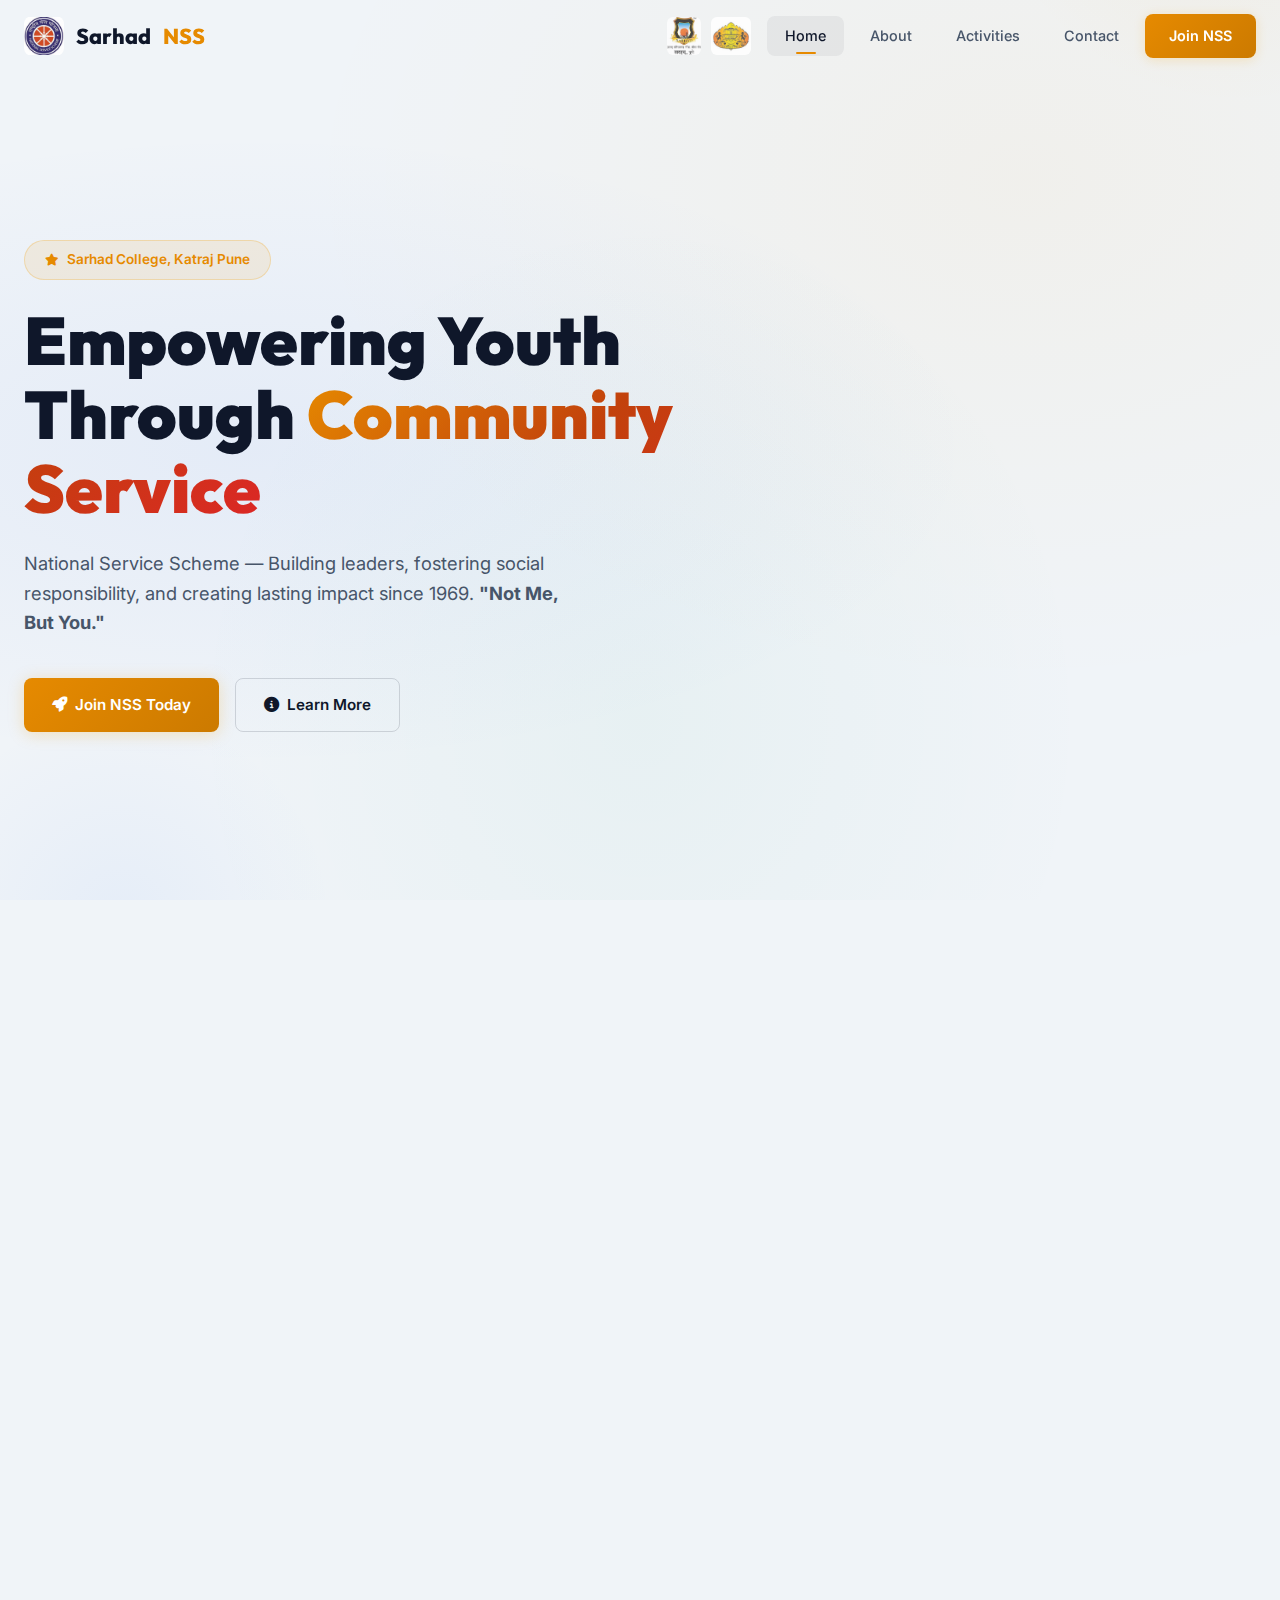
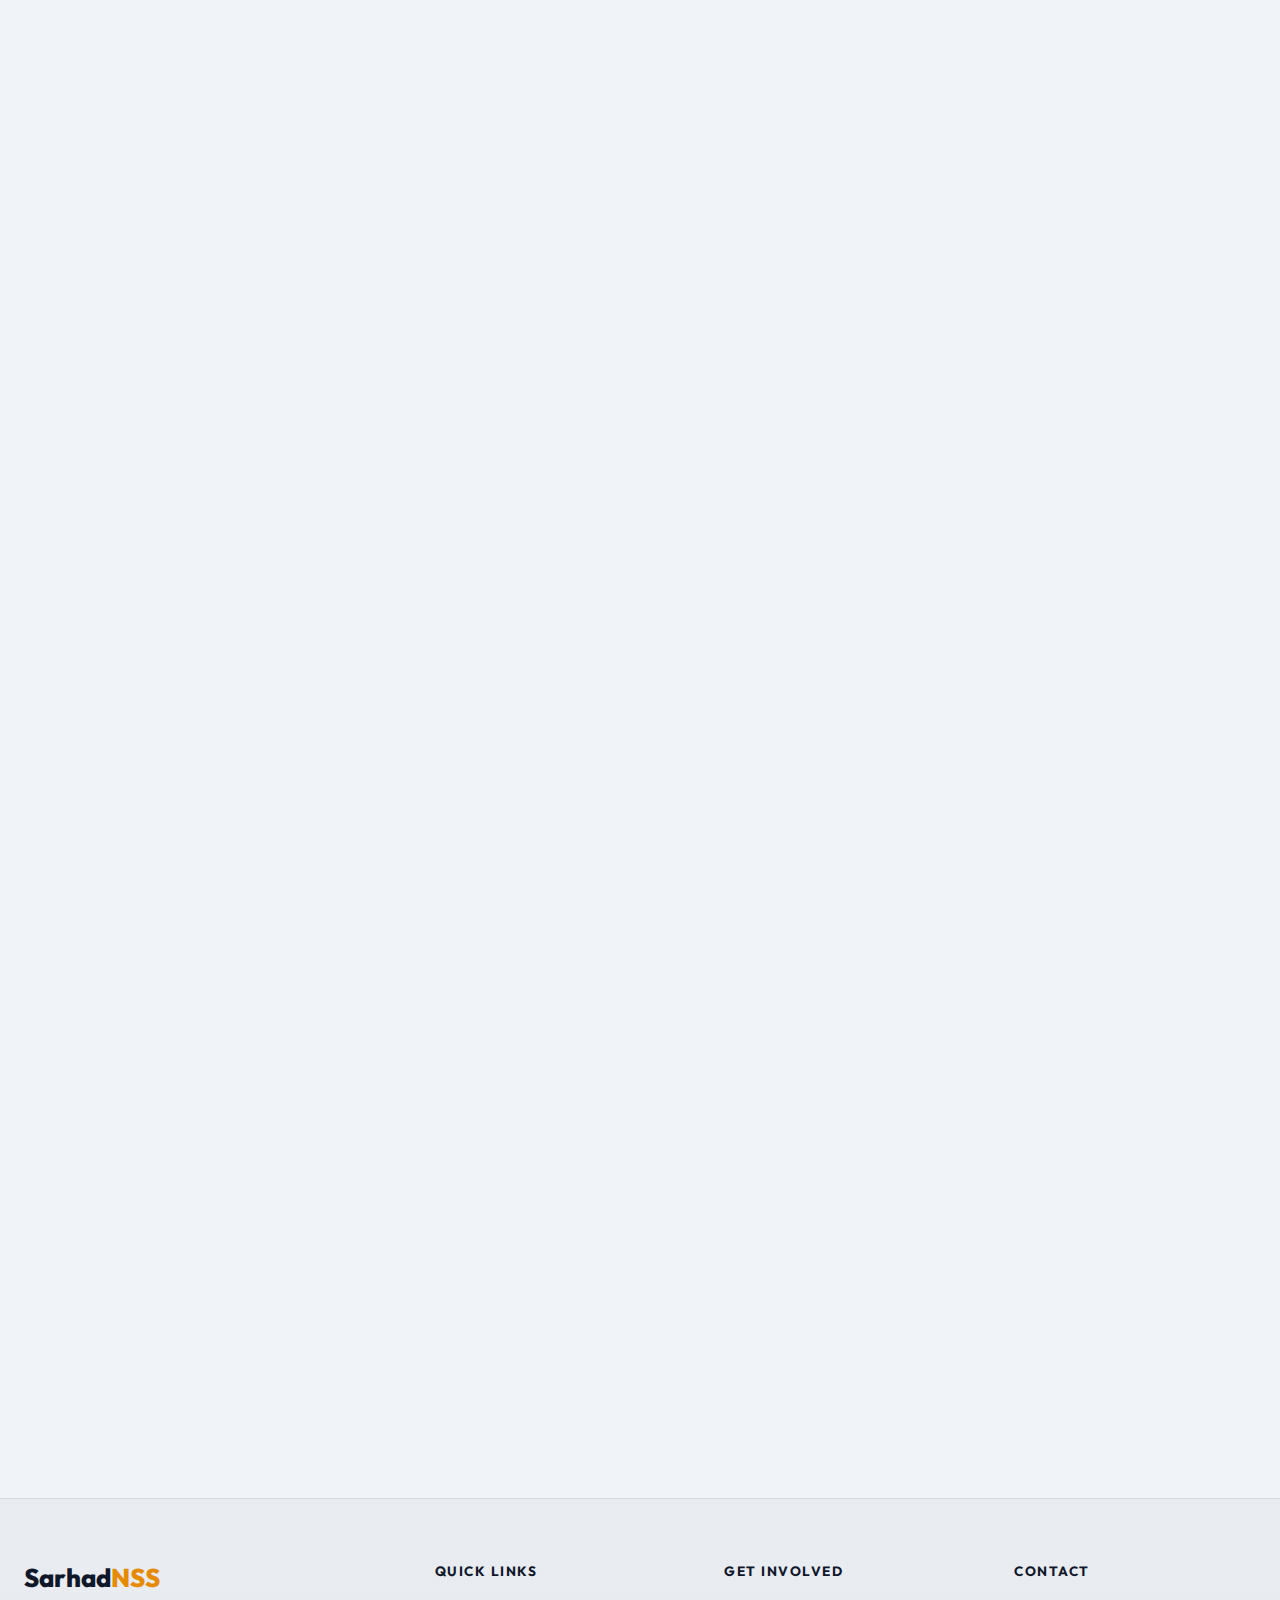
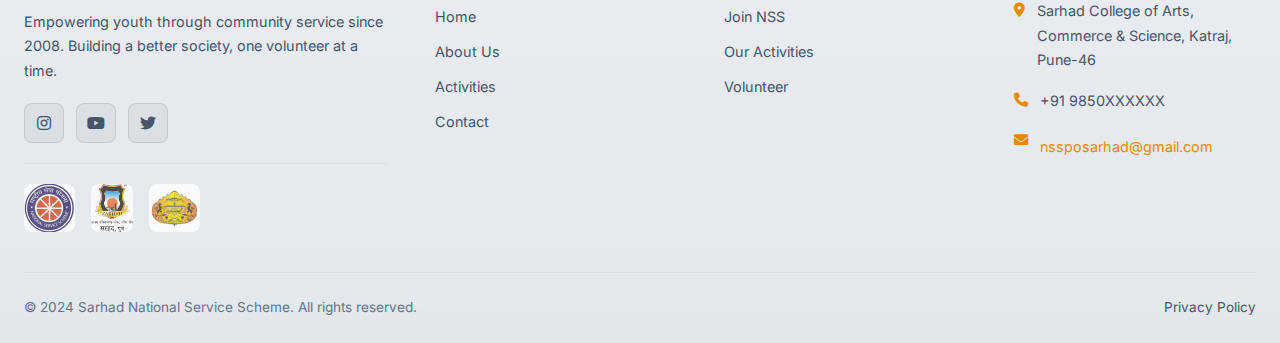
<file: index.html>
<!DOCTYPE html>
<html lang="en">

<head>
    <meta charset="UTF-8">
    <meta name="viewport" content="width=device-width, initial-scale=1.0">
    <meta name="description"
        content="Sarhad NSS — National Service Scheme unit at Sarhad College of Arts, Commerce and Science, Katraj, Pune. Join us in community service and social development.">
    <title>Sarhad NSS — National Service Scheme</title>
    <link rel="stylesheet" href="shared.css">
    <link rel="stylesheet" href="https://cdnjs.cloudflare.com/ajax/libs/font-awesome/6.6.0/css/all.min.css">
    <style>
        /* ── Home-specific Styles ── */

        /* Hero Image Area */
        .hero-images {
            position: absolute;
            right: 0;
            top: 50%;
            transform: translateY(-50%);
            display: flex;
            gap: 16px;
            z-index: 1;
        }

        .hero-image-card {
            width: 180px;
            height: 220px;
            border-radius: var(--radius-lg);
            overflow: hidden;
            border: 1px solid var(--border-glass);
            box-shadow: var(--shadow-lg);
        }

        .hero-image-card img {
            width: 100%;
            height: 100%;
            object-fit: cover;
        }

        /* Announcement banner */
        .announcement-bar {
            background: linear-gradient(90deg, rgba(245, 158, 11, 0.08), rgba(59, 130, 246, 0.08), rgba(16, 185, 129, 0.08));
            border: 1px solid var(--border-glass);
            border-radius: var(--radius-md);
            padding: 14px 24px;
            display: flex;
            align-items: center;
            gap: 12px;
            margin-bottom: 48px;
            overflow: hidden;
        }

        .announcement-bar .tag {
            background: var(--accent);
            color: #0f172a;
            padding: 4px 12px;
            border-radius: 100px;
            font-size: 0.75rem;
            font-weight: 700;
            text-transform: uppercase;
            flex-shrink: 0;
        }

        .announcement-text {
            overflow: hidden;
            white-space: nowrap;
        }

        .announcement-text span {
            display: inline-block;
            animation: scroll-text 25s linear infinite;
            color: var(--text-secondary);
            font-size: 0.9rem;
        }

        @keyframes scroll-text {
            0% {
                transform: translateX(100%);
            }

            100% {
                transform: translateX(-100%);
            }
        }

        /* Name banner */
        .name-banner {
            text-align: center;
            background: linear-gradient(135deg, rgba(255, 153, 51, 0.06), rgba(255, 255, 255, 0.6), rgba(19, 136, 8, 0.06));
            border: 1px solid var(--border-glass);
            border-radius: var(--radius-lg);
            padding: 32px;
            margin-bottom: 64px;
            box-shadow: var(--shadow-sm);
        }

        .name-banner h2 {
            font-size: 1.6rem;
            font-weight: 800;
            margin-bottom: 8px;
            background: linear-gradient(90deg, #e65100, var(--text-primary), #1b5e20);
            -webkit-background-clip: text;
            -webkit-text-fill-color: transparent;
            background-clip: text;
        }

        .name-banner p {
            color: var(--text-secondary);
            font-size: 1rem;
        }

        .name-banner .divider {
            width: 60px;
            height: 3px;
            background: linear-gradient(90deg, #ff9933, #ccc, #138808);
            margin: 12px auto;
            border-radius: 2px;
        }

        /* Vision & Mission */
        .vm-grid {
            display: grid;
            grid-template-columns: 1fr 1fr;
            gap: 32px;
            margin-bottom: 64px;
        }

        .vm-card {
            background: var(--bg-glass);
            backdrop-filter: blur(20px);
            border: 1px solid var(--border-glass);
            border-radius: var(--radius-lg);
            padding: 40px;
            position: relative;
            overflow: hidden;
            transition: all var(--transition-normal);
            box-shadow: var(--shadow-sm);
        }

        .vm-card::before {
            content: '';
            position: absolute;
            top: 0;
            left: 0;
            right: 0;
            height: 3px;
            background: linear-gradient(90deg, var(--accent), var(--info));
        }

        .vm-card:hover {
            background: var(--bg-card-hover);
            transform: translateY(-4px);
            box-shadow: var(--shadow-lg);
        }

        .vm-card .vm-icon {
            width: 52px;
            height: 52px;
            border-radius: var(--radius-sm);
            background: rgba(245, 158, 11, 0.1);
            display: flex;
            align-items: center;
            justify-content: center;
            font-size: 1.3rem;
            color: var(--accent);
            margin-bottom: 20px;
        }

        .vm-card h3 {
            font-size: 1.5rem;
            margin-bottom: 16px;
        }

        .vm-card p {
            color: var(--text-secondary);
            font-size: 0.95rem;
            line-height: 1.8;
            margin-bottom: 12px;
        }

        .vm-card .vm-point {
            display: flex;
            gap: 10px;
            margin-bottom: 10px;
            align-items: flex-start;
        }

        .vm-card .vm-point .num {
            background: rgba(245, 158, 11, 0.1);
            color: var(--accent);
            width: 26px;
            height: 26px;
            border-radius: var(--radius-full);
            display: flex;
            align-items: center;
            justify-content: center;
            font-size: 0.75rem;
            font-weight: 700;
            flex-shrink: 0;
            margin-top: 2px;
        }

        .vm-card .vm-point p {
            margin: 0;
        }

        /* CTA Section */
        .cta-section {
            text-align: center;
            background: var(--bg-glass);
            backdrop-filter: blur(20px);
            border: 1px solid var(--border-glass);
            border-radius: var(--radius-xl);
            padding: 64px 40px;
            margin-bottom: 64px;
            position: relative;
            overflow: hidden;
            box-shadow: var(--shadow-sm);
        }

        .cta-section::before {
            content: '';
            position: absolute;
            top: -80px;
            right: -80px;
            width: 250px;
            height: 250px;
            background: radial-gradient(circle, rgba(245, 158, 11, 0.1), transparent);
            border-radius: 50%;
        }

        .cta-section h2 {
            font-size: clamp(1.8rem, 4vw, 2.5rem);
            margin-bottom: 16px;
            position: relative;
        }

        .cta-section>p {
            color: var(--text-secondary);
            font-size: 1.1rem;
            max-width: 500px;
            margin: 0 auto 32px;
            position: relative;
        }

        .cta-section .btn {
            position: relative;
        }

        /* Testimonials */
        .testimonials-grid {
            display: grid;
            grid-template-columns: repeat(3, 1fr);
            gap: 24px;
            margin-top: 48px;
            position: relative;
        }

        .testimonial-card {
            background: var(--bg-glass);
            border: 1px solid var(--border-glass);
            border-radius: var(--radius-md);
            padding: 28px;
            transition: all var(--transition-normal);
        }

        .testimonial-card:hover {
            background: var(--bg-card-hover);
            transform: translateY(-4px);
            box-shadow: var(--shadow-md);
        }

        .testimonial-card .stars {
            color: var(--accent);
            font-size: 0.85rem;
            margin-bottom: 16px;
        }

        .testimonial-card blockquote {
            color: var(--text-secondary);
            font-size: 0.9rem;
            font-style: italic;
            line-height: 1.7;
            margin-bottom: 20px;
        }

        .testimonial-author {
            display: flex;
            align-items: center;
            gap: 12px;
        }

        .testimonial-avatar {
            width: 40px;
            height: 40px;
            border-radius: var(--radius-full);
            background: linear-gradient(135deg, var(--accent), var(--info));
            display: flex;
            align-items: center;
            justify-content: center;
            font-weight: 700;
            font-size: 0.85rem;
            color: white;
        }

        .testimonial-author .name {
            font-weight: 600;
            font-size: 0.9rem;
        }

        .testimonial-author .role {
            font-size: 0.8rem;
            color: var(--text-muted);
        }

        @media (max-width: 1024px) {
            .vm-grid {
                grid-template-columns: 1fr;
            }

            .testimonials-grid {
                grid-template-columns: 1fr;
            }
        }

        @media (max-width: 768px) {
            .hero-images {
                display: none;
            }

            .testimonials-grid {
                grid-template-columns: 1fr;
            }

            .cta-section {
                padding: 40px 24px;
            }
        }
    </style>
</head>

<body>
    <!-- Navigation -->
    <nav class="navbar" id="navbar">
        <div class="container">
            <a href="index.html" class="nav-logo">
                <div class="logo-icon"><img src="logos/nss.jpg" alt="NSS Logo"></div>
                Sarhad<span>NSS</span>
            </a>
            <div class="nav-logos-strip">
                <img src="logos/clg.jpg" alt="Sarhad College Logo" title="Sarhad College">
                <img src="logos/sppu.jpg" alt="SPPU Logo" title="Savitribai Phule Pune University">
            </div>
            <div class="nav-links" id="navLinks">
                <a href="index.html" class="active">Home</a>
                <a href="aboutus.html">About</a>
                <a href="activities.html">Activities</a>
                <a href="contactus.html">Contact</a>
                <a href="register.html" class="nav-cta">Join NSS</a>
            </div>
            <button class="hamburger" id="hamburger" aria-label="Toggle navigation">
                <span></span>
                <span></span>
                <span></span>
            </button>
        </div>
    </nav>
    <div class="nav-overlay" id="navOverlay"></div>

    <main>
        <!-- Hero Section -->
        <section class="hero">
            <div class="container">
                <div class="hero-content">
                    <div class="hero-badge">
                        <i class="fas fa-star"></i>
                        Sarhad College, Katraj Pune
                    </div>
                    <h1>Empowering Youth Through <span class="gradient-text">Community Service</span></h1>
                    <p>National Service Scheme — Building leaders, fostering social responsibility, and creating lasting
                        impact since 1969. <strong>"Not Me, But You."</strong></p>
                    <div class="hero-buttons">
                        <a href="register.html" class="btn btn-primary">
                            <i class="fas fa-rocket"></i> Join NSS Today
                        </a>
                        <a href="aboutus.html" class="btn btn-outline">
                            <i class="fas fa-info-circle"></i> Learn More
                        </a>
                    </div>
                </div>
            </div>
        </section>

        <!-- Stats Bar -->
        <section class="section-padding">
            <div class="container">
                <div class="announcement-bar fade-in">
                    <span class="tag">News</span>
                    <div class="announcement-text">
                        <span>Welcome to the Official Website of Sarhad National Service Scheme © 2024 — Join us in
                            making a difference in our community!</span>
                    </div>
                </div>

                <div class="stats-bar fade-in">
                    <div class="stat-item">
                        <div class="stat-number" data-count="1500" data-suffix="+">0</div>
                        <div class="stat-label">Volunteers</div>
                    </div>
                    <div class="stat-item">
                        <div class="stat-number" data-count="39" data-suffix="+">0</div>
                        <div class="stat-label">Activities</div>
                    </div>
                    <div class="stat-item">
                        <div class="stat-number" data-count="15" data-suffix="+">0</div>
                        <div class="stat-label">Years Active</div>
                    </div>
                    <div class="stat-item">
                        <div class="stat-number" data-count="5000" data-suffix="+">0</div>
                        <div class="stat-label">Lives Impacted</div>
                    </div>
                </div>

                <!-- Name Banner with Indian Tri-Color -->
                <div class="name-banner fade-in">
                    <h2>राष्ट्रीय सेवा योजना</h2>
                    <div class="divider"></div>
                    <p>National Service Scheme</p>
                </div>

                <!-- Vision & Mission -->
                <div class="vm-grid">
                    <div class="vm-card fade-in">
                        <div class="vm-icon"><i class="fas fa-eye"></i></div>
                        <h3>Our Vision</h3>
                        <p>The National Service Scheme aims to develop a sense of social responsibility and community
                            service among students, fostering holistic development through voluntary engagement.</p>
                        <div class="vm-point">
                            <span class="num">1</span>
                            <p><strong>Promoting Social Awareness</strong> — Creating consciousness about societal
                                challenges.</p>
                        </div>
                        <div class="vm-point">
                            <span class="num">2</span>
                            <p><strong>Encouraging Volunteerism</strong> — Instilling a spirit of selfless service.</p>
                        </div>
                        <div class="vm-point">
                            <span class="num">3</span>
                            <p><strong>Fostering National Integration</strong> — Unity through diverse collaboration.
                            </p>
                        </div>
                        <div class="vm-point">
                            <span class="num">4</span>
                            <p><strong>Developing Leadership</strong> — Teamwork, management, and human values.</p>
                        </div>
                        <div class="vm-point">
                            <span class="num">5</span>
                            <p><strong>Enhancing Personal Growth</strong> — Practical experience alongside academics.
                            </p>
                        </div>
                        <div class="vm-point">
                            <span class="num">6</span>
                            <p><strong>Addressing Social Issues</strong> — Health, education, environment, and rural
                                development.</p>
                        </div>
                    </div>

                    <div class="vm-card fade-in fade-in-delay-1">
                        <div class="vm-icon"><i class="fas fa-bullseye"></i></div>
                        <h3>Our Mission</h3>
                        <p>Providing opportunities for students to participate in community service and contribute to
                            local and national development.</p>
                        <div class="vm-point">
                            <span class="num">1</span>
                            <p><strong>Social Responsibility</strong> — Understanding one's role in society.</p>
                        </div>
                        <div class="vm-point">
                            <span class="num">2</span>
                            <p><strong>Voluntary Service</strong> — Emphasizing selfless contribution to welfare.</p>
                        </div>
                        <div class="vm-point">
                            <span class="num">3</span>
                            <p><strong>Developing Human Values</strong> — Empathy, compassion, and integrity.</p>
                        </div>
                        <div class="vm-point">
                            <span class="num">4</span>
                            <p><strong>Personal & Professional Growth</strong> — Leadership, life skills, practical
                                experience.</p>
                        </div>
                        <div class="vm-point">
                            <span class="num">5</span>
                            <p><strong>Addressing Community Needs</strong> — Tangible impact on local issues.</p>
                        </div>
                        <div class="vm-point">
                            <span class="num">6</span>
                            <p><strong>National Integration</strong> — Students from diverse backgrounds working
                                together.</p>
                        </div>
                        <div class="vm-point">
                            <span class="num">7</span>
                            <p><strong>Culture of Volunteerism</strong> — Active citizenship throughout life.</p>
                        </div>
                    </div>
                </div>

                <!-- CTA + Testimonials -->
                <div class="cta-section fade-in">
                    <h2>Get Involved with <span class="gradient-text">NSS!</span></h2>
                    <p>Join us in making a difference in our community. Your involvement can bring positive change!</p>
                    <a href="register.html" class="btn btn-primary">
                        <i class="fas fa-hand-holding-heart"></i> Join Us Now
                    </a>

                    <div class="testimonials-grid stagger-children">
                        <div class="testimonial-card">
                            <div class="stars">
                                <i class="fas fa-star"></i>
                                <i class="fas fa-star"></i>
                                <i class="fas fa-star"></i>
                                <i class="fas fa-star"></i>
                                <i class="fas fa-star"></i>
                            </div>
                            <blockquote>"Being a part of NSS has transformed my perspective on social responsibility.
                                It's not just about volunteering; it's about making a lasting impact!"</blockquote>
                            <div class="testimonial-author">
                                <div class="testimonial-avatar">AB</div>
                                <div>
                                    <div class="name">Abhishek B.</div>
                                    <div class="role">NSS Volunteer</div>
                                </div>
                            </div>
                        </div>
                        <div class="testimonial-card">
                            <div class="stars">
                                <i class="fas fa-star"></i>
                                <i class="fas fa-star"></i>
                                <i class="fas fa-star"></i>
                                <i class="fas fa-star"></i>
                                <i class="fas fa-star"></i>
                            </div>
                            <blockquote>"I've developed so many skills and made lifelong friends through NSS. I highly
                                recommend it!"</blockquote>
                            <div class="testimonial-author">
                                <div class="testimonial-avatar">MK</div>
                                <div>
                                    <div class="name">Minakshi K.</div>
                                    <div class="role">NSS Volunteer</div>
                                </div>
                            </div>
                        </div>
                        <div class="testimonial-card">
                            <div class="stars">
                                <i class="fas fa-star"></i>
                                <i class="fas fa-star"></i>
                                <i class="fas fa-star"></i>
                                <i class="fas fa-star"></i>
                                <i class="fas fa-star"></i>
                            </div>
                            <blockquote>"NSS has taught me the importance of community service and leadership. I feel
                                empowered to make a difference!"</blockquote>
                            <div class="testimonial-author">
                                <div class="testimonial-avatar">RJ</div>
                                <div>
                                    <div class="name">Ruturaj J.</div>
                                    <div class="role">NSS Volunteer</div>
                                </div>
                            </div>
                        </div>
                    </div>
                </div>
            </div>
        </section>
    </main>

    <!-- Footer -->
    <footer class="site-footer">
        <div class="container">
            <div class="footer-grid">
                <div class="footer-brand">
                    <h3>Sarhad<span>NSS</span></h3>
                    <p>Empowering youth through community service since 2008. Building a better society, one volunteer
                        at a time.</p>
                    <div class="footer-social">
                        <a href="#" aria-label="Instagram"><i class="fab fa-instagram"></i></a>
                        <a href="#" aria-label="YouTube"><i class="fab fa-youtube"></i></a>
                        <a href="#" aria-label="Twitter"><i class="fab fa-twitter"></i></a>
                    </div>
                    <div class="footer-logos-strip">
                        <img src="logos/nss.jpg" alt="NSS Logo" title="NSS">
                        <img src="logos/clg.jpg" alt="Sarhad College Logo" title="Sarhad College">
                        <img src="logos/sppu.jpg" alt="SPPU Logo" title="SPPU">
                    </div>
                </div>
                <div class="footer-col">
                    <h4>Quick Links</h4>
                    <a href="index.html">Home</a>
                    <a href="aboutus.html">About Us</a>
                    <a href="activities.html">Activities</a>
                    <a href="contactus.html">Contact</a>
                </div>
                <div class="footer-col">
                    <h4>Get Involved</h4>
                    <a href="register.html">Join NSS</a>
                    <a href="activities.html">Our Activities</a>
                    <a href="contactus.html">Volunteer</a>
                </div>
                <div class="footer-col">
                    <h4>Contact</h4>
                    <div class="contact-item">
                        <i class="fas fa-map-marker-alt"></i>
                        <p>Sarhad College of Arts, Commerce & Science, Katraj, Pune-46</p>
                    </div>
                    <div class="contact-item">
                        <i class="fas fa-phone"></i>
                        <p>+91 9850XXXXXX</p>
                    </div>
                    <div class="contact-item">
                        <i class="fas fa-envelope"></i>
                        <p><a href="mailto:nssposarhad@gmail.com"
                                style="color: var(--accent);">nssposarhad@gmail.com</a></p>
                    </div>
                </div>
            </div>
            <div class="footer-bottom">
                <p>© 2024 Sarhad National Service Scheme. All rights reserved.</p>
                <a href="#">Privacy Policy</a>
            </div>
        </div>
    </footer>

    <script src="shared.js"></script>
</body>

</html>
</file>
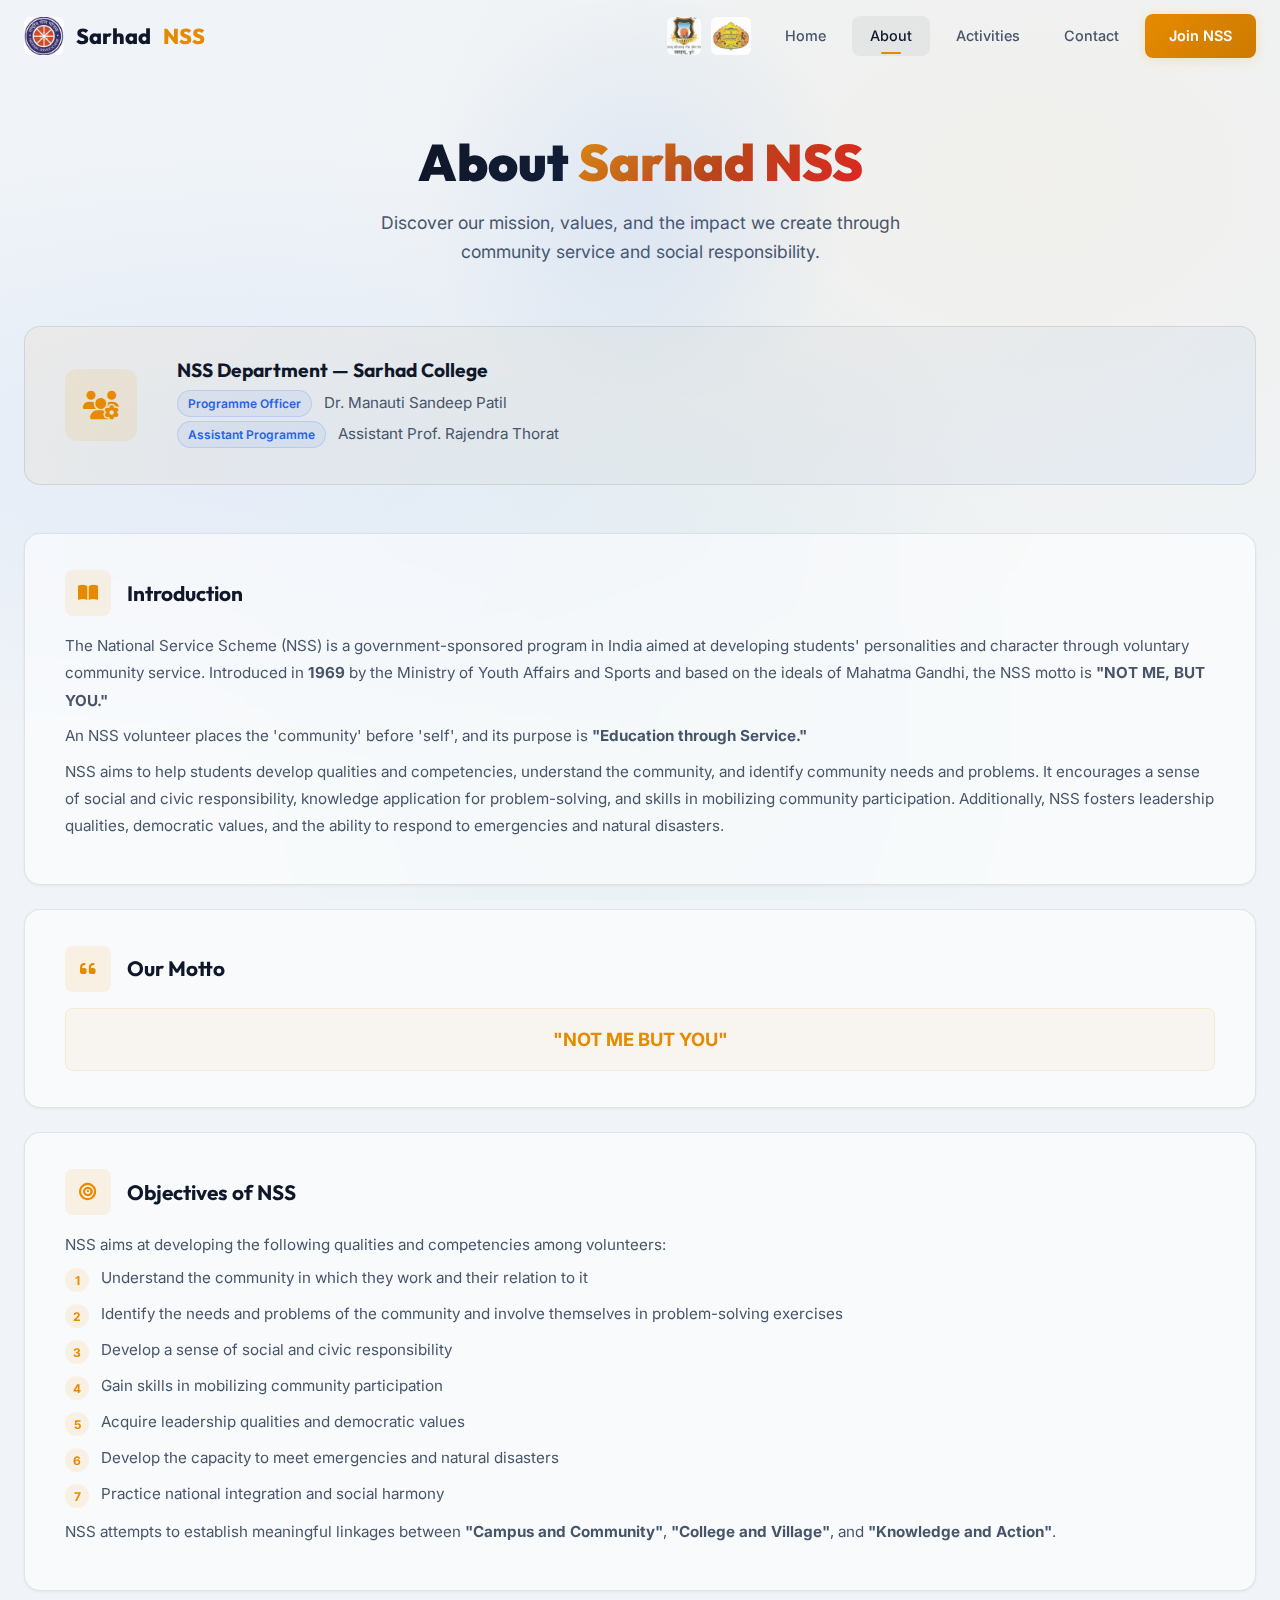
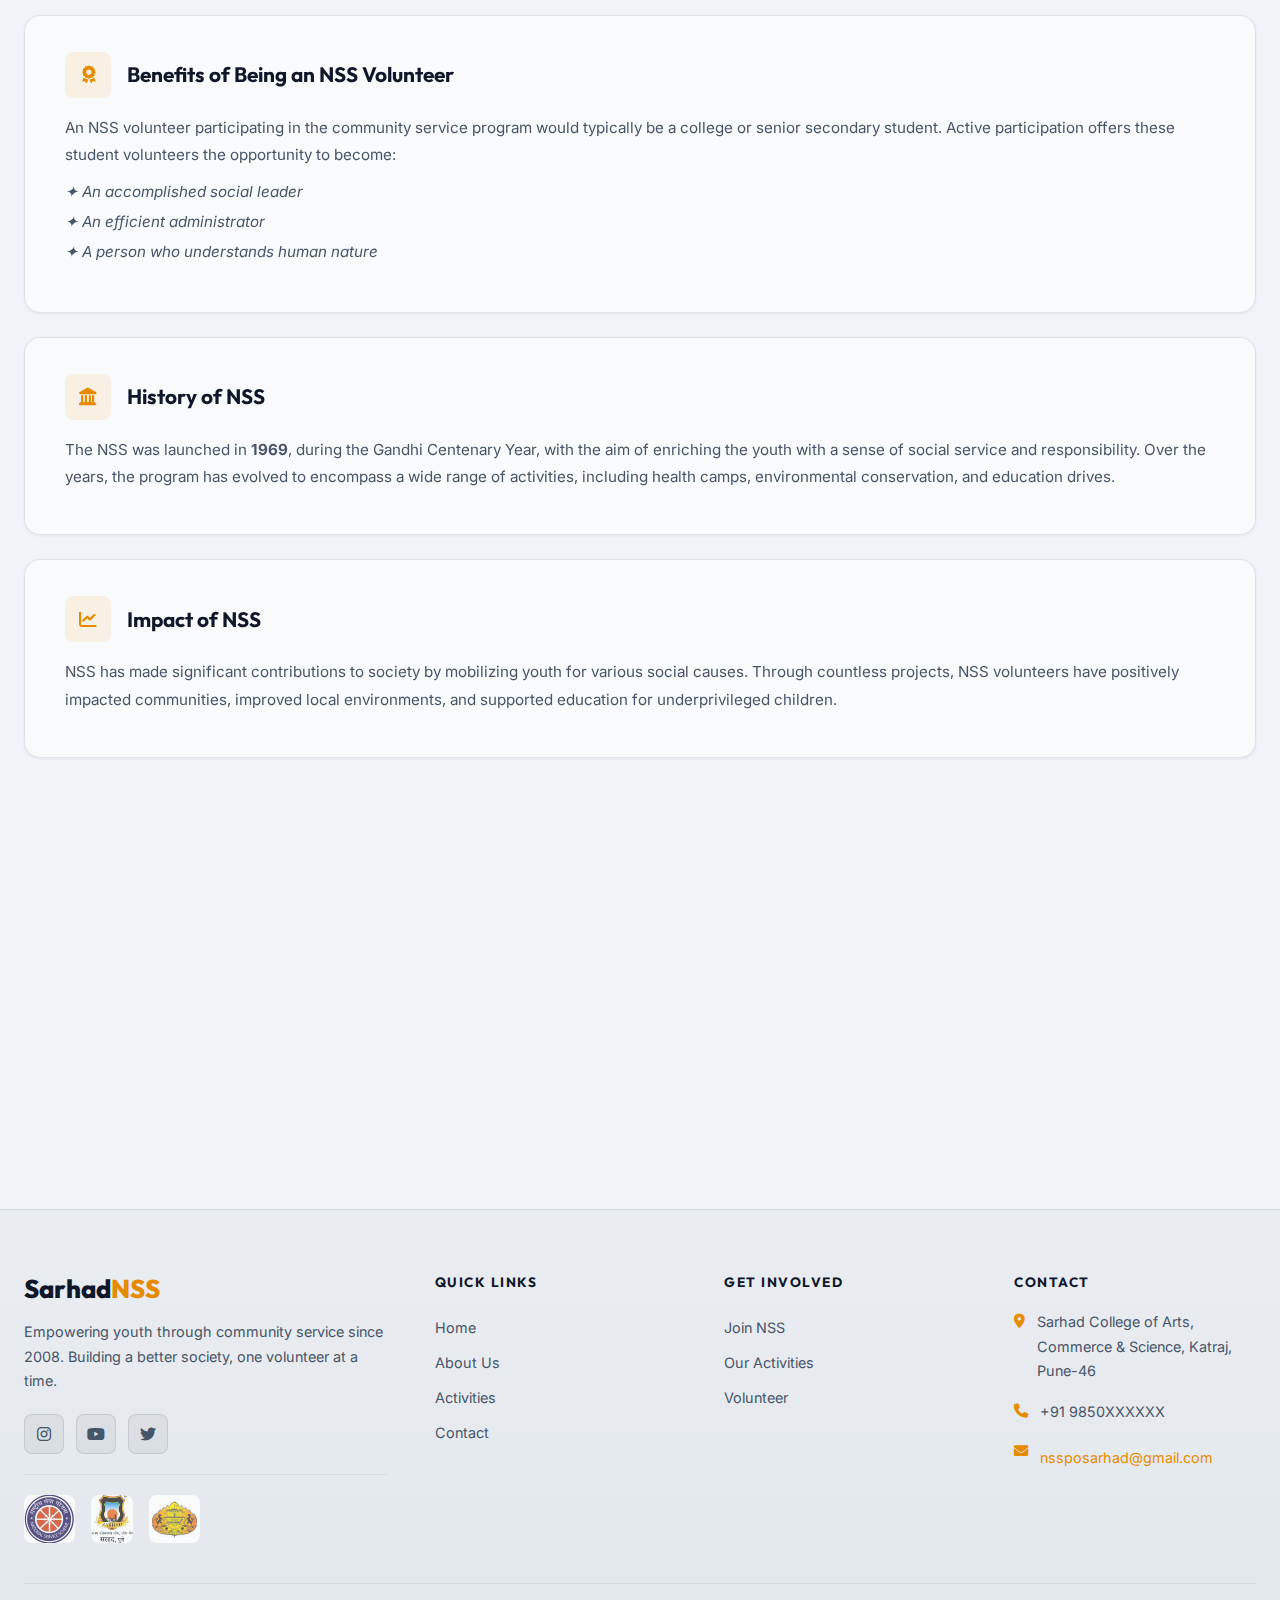
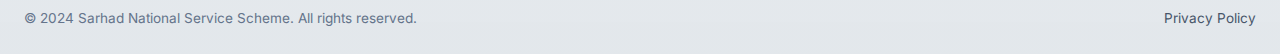
<file: aboutus.html>
<!DOCTYPE html>
<html lang="en">

<head>
    <meta charset="UTF-8">
    <meta name="viewport" content="width=device-width, initial-scale=1.0">
    <meta name="description"
        content="Learn about the National Service Scheme (NSS) at Sarhad College — our mission, motto, objectives, history, and impact.">
    <title>About Us — Sarhad NSS</title>
    <link rel="stylesheet" href="shared.css">
    <link rel="stylesheet" href="https://cdnjs.cloudflare.com/ajax/libs/font-awesome/6.6.0/css/all.min.css">
    <style>
        /* ── About page styles ── */
        .page-header {
            padding: calc(var(--nav-height) + 60px) 0 60px;
            text-align: center;
            position: relative;
        }

        .page-header::before {
            content: '';
            position: absolute;
            top: 0;
            left: 50%;
            transform: translateX(-50%);
            width: 600px;
            height: 400px;
            background: radial-gradient(circle, rgba(59, 130, 246, 0.1), transparent 60%);
            border-radius: 50%;
            pointer-events: none;
        }

        .page-header h1 {
            font-size: clamp(2.2rem, 5vw, 3.2rem);
            font-weight: 900;
            margin-bottom: 16px;
        }

        .page-header p {
            color: var(--text-secondary);
            font-size: 1.1rem;
            max-width: 600px;
            margin: 0 auto;
        }

        /* Department highlight */
        .dept-card {
            background: linear-gradient(135deg, rgba(245, 158, 11, 0.06), rgba(59, 130, 246, 0.06));
            border: 1px solid var(--border-glass);
            border-radius: var(--radius-lg);
            padding: 32px 40px;
            display: flex;
            align-items: center;
            gap: 40px;
            margin-bottom: 48px;
        }

        .dept-card .dept-icon {
            width: 72px;
            height: 72px;
            border-radius: var(--radius-md);
            background: rgba(245, 158, 11, 0.1);
            display: flex;
            align-items: center;
            justify-content: center;
            font-size: 1.8rem;
            color: var(--accent);
            flex-shrink: 0;
        }

        .dept-card .dept-info h3 {
            font-size: 1.2rem;
            margin-bottom: 8px;
        }

        .dept-card .dept-info p {
            color: var(--text-secondary);
            font-size: 0.95rem;
            margin: 4px 0;
        }

        .dept-card .dept-info .role-tag {
            display: inline-block;
            padding: 3px 10px;
            background: rgba(59, 130, 246, 0.08);
            border: 1px solid rgba(59, 130, 246, 0.2);
            border-radius: 100px;
            font-size: 0.75rem;
            color: var(--info);
            font-weight: 600;
            margin-right: 8px;
        }

        /* Content sections */
        .about-sections {
            display: flex;
            flex-direction: column;
            gap: 24px;
        }

        .about-card {
            background: var(--bg-glass);
            backdrop-filter: blur(20px);
            border: 1px solid var(--border-glass);
            border-radius: var(--radius-lg);
            padding: 36px 40px;
            transition: all var(--transition-normal);
            position: relative;
            overflow: hidden;
            box-shadow: var(--shadow-sm);
        }

        .about-card:hover {
            background: var(--bg-card-hover);
            transform: translateY(-2px);
            box-shadow: var(--shadow-md);
        }

        .about-card .card-header {
            display: flex;
            align-items: center;
            gap: 16px;
            margin-bottom: 16px;
        }

        .about-card .card-icon {
            width: 46px;
            height: 46px;
            border-radius: var(--radius-sm);
            background: rgba(245, 158, 11, 0.1);
            display: flex;
            align-items: center;
            justify-content: center;
            font-size: 1.1rem;
            color: var(--accent);
            flex-shrink: 0;
        }

        .about-card h3 {
            font-size: 1.3rem;
        }

        .about-card p {
            color: var(--text-secondary);
            font-size: 0.95rem;
            line-height: 1.8;
            margin-bottom: 8px;
        }

        .about-card ol {
            counter-reset: item;
            padding-left: 0;
        }

        .about-card ol li {
            counter-increment: item;
            display: flex;
            align-items: flex-start;
            gap: 12px;
            margin-bottom: 10px;
            color: var(--text-secondary);
            font-size: 0.95rem;
            line-height: 1.6;
        }

        .about-card ol li::before {
            content: counter(item);
            background: rgba(245, 158, 11, 0.1);
            color: var(--accent);
            width: 24px;
            height: 24px;
            min-width: 24px;
            border-radius: var(--radius-full);
            display: flex;
            align-items: center;
            justify-content: center;
            font-size: 0.75rem;
            font-weight: 700;
            margin-top: 2px;
        }

        .about-card .highlight-text {
            color: var(--accent);
            font-weight: 700;
            font-size: 1.15rem;
            text-align: center;
            padding: 16px;
            background: rgba(245, 158, 11, 0.05);
            border-radius: var(--radius-sm);
            border: 1px solid rgba(245, 158, 11, 0.12);
        }

        .about-card .benefit-list {
            font-style: italic;
            color: var(--text-secondary);
            line-height: 2;
        }

        /* CTA at bottom */
        .about-cta {
            text-align: center;
            padding: 48px;
            background: var(--bg-glass);
            border: 1px solid var(--border-glass);
            border-radius: var(--radius-lg);
            margin-top: 48px;
        }

        .about-cta h3 {
            font-size: 1.6rem;
            margin-bottom: 12px;
        }

        .about-cta p {
            color: var(--text-secondary);
            margin-bottom: 24px;
        }

        @media (max-width: 768px) {
            .dept-card {
                flex-direction: column;
                text-align: center;
                gap: 20px;
            }

            .about-card {
                padding: 24px;
            }
        }
    </style>
</head>

<body>
    <!-- Navigation -->
    <nav class="navbar" id="navbar">
        <div class="container">
            <a href="index.html" class="nav-logo">
                <div class="logo-icon"><img src="logos/nss.jpg" alt="NSS Logo"></div>
                Sarhad<span>NSS</span>
            </a>
            <div class="nav-logos-strip">
                <img src="logos/clg.jpg" alt="Sarhad College Logo" title="Sarhad College">
                <img src="logos/sppu.jpg" alt="SPPU Logo" title="Savitribai Phule Pune University">
            </div>
            <div class="nav-links" id="navLinks">
                <a href="index.html">Home</a>
                <a href="aboutus.html" class="active">About</a>
                <a href="activities.html">Activities</a>
                <a href="contactus.html">Contact</a>
                <a href="register.html" class="nav-cta">Join NSS</a>
            </div>
            <button class="hamburger" id="hamburger" aria-label="Toggle navigation">
                <span></span>
                <span></span>
                <span></span>
            </button>
        </div>
    </nav>
    <div class="nav-overlay" id="navOverlay"></div>

    <main>
        <!-- Page Header -->
        <section class="page-header">
            <div class="container">
                <h1>About <span class="gradient-text">Sarhad NSS</span></h1>
                <p>Discover our mission, values, and the impact we create through community service and social
                    responsibility.</p>
            </div>
        </section>

        <section class="section-padding" style="padding-top: 0;">
            <div class="container">

                <!-- Department Info -->
                <div class="dept-card fade-in">
                    <div class="dept-icon"><i class="fas fa-users-cog"></i></div>
                    <div class="dept-info">
                        <h3>NSS Department — Sarhad College</h3>
                        <p><span class="role-tag">Programme Officer</span> Dr. Manauti Sandeep Patil</p>
                        <p><span class="role-tag">Assistant Programme</span> Assistant Prof. Rajendra Thorat</p>
                    </div>
                </div>

                <!-- Content Sections -->
                <div class="about-sections stagger-children">

                    <!-- Introduction -->
                    <div class="about-card">
                        <div class="card-header">
                            <div class="card-icon"><i class="fas fa-book-open"></i></div>
                            <h3>Introduction</h3>
                        </div>
                        <p>The National Service Scheme (NSS) is a government-sponsored program in India aimed at
                            developing students' personalities and character through voluntary community service.
                            Introduced in <strong>1969</strong> by the Ministry of Youth Affairs and Sports and based on
                            the ideals of Mahatma Gandhi, the NSS motto is <strong>"NOT ME, BUT YOU."</strong></p>
                        <p>An NSS volunteer places the 'community' before 'self', and its purpose is <strong>"Education
                                through Service."</strong></p>
                        <p>NSS aims to help students develop qualities and competencies, understand the community, and
                            identify community needs and problems. It encourages a sense of social and civic
                            responsibility, knowledge application for problem-solving, and skills in mobilizing
                            community participation. Additionally, NSS fosters leadership qualities, democratic values,
                            and the ability to respond to emergencies and natural disasters.</p>
                    </div>

                    <!-- Motto -->
                    <div class="about-card">
                        <div class="card-header">
                            <div class="card-icon"><i class="fas fa-quote-left"></i></div>
                            <h3>Our Motto</h3>
                        </div>
                        <div class="highlight-text">"NOT ME BUT YOU"</div>
                    </div>

                    <!-- Objectives -->
                    <div class="about-card">
                        <div class="card-header">
                            <div class="card-icon"><i class="fas fa-bullseye"></i></div>
                            <h3>Objectives of NSS</h3>
                        </div>
                        <p>NSS aims at developing the following qualities and competencies among volunteers:</p>
                        <ol>
                            <li>Understand the community in which they work and their relation to it</li>
                            <li>Identify the needs and problems of the community and involve themselves in
                                problem-solving exercises</li>
                            <li>Develop a sense of social and civic responsibility</li>
                            <li>Gain skills in mobilizing community participation</li>
                            <li>Acquire leadership qualities and democratic values</li>
                            <li>Develop the capacity to meet emergencies and natural disasters</li>
                            <li>Practice national integration and social harmony</li>
                        </ol>
                        <p>NSS attempts to establish meaningful linkages between <strong>"Campus and
                                Community"</strong>, <strong>"College and Village"</strong>, and <strong>"Knowledge and
                                Action"</strong>.</p>
                    </div>

                    <!-- Benefits -->
                    <div class="about-card">
                        <div class="card-header">
                            <div class="card-icon"><i class="fas fa-award"></i></div>
                            <h3>Benefits of Being an NSS Volunteer</h3>
                        </div>
                        <p>An NSS volunteer participating in the community service program would typically be a college
                            or senior secondary student. Active participation offers these student volunteers the
                            opportunity to become:</p>
                        <p class="benefit-list">
                            ✦ An accomplished social leader<br>
                            ✦ An efficient administrator<br>
                            ✦ A person who understands human nature
                        </p>
                    </div>

                    <!-- History -->
                    <div class="about-card">
                        <div class="card-header">
                            <div class="card-icon"><i class="fas fa-landmark"></i></div>
                            <h3>History of NSS</h3>
                        </div>
                        <p>The NSS was launched in <strong>1969</strong>, during the Gandhi Centenary Year, with the aim
                            of enriching the youth with a sense of social service and responsibility. Over the years,
                            the program has evolved to encompass a wide range of activities, including health camps,
                            environmental conservation, and education drives.</p>
                    </div>

                    <!-- Impact -->
                    <div class="about-card">
                        <div class="card-header">
                            <div class="card-icon"><i class="fas fa-chart-line"></i></div>
                            <h3>Impact of NSS</h3>
                        </div>
                        <p>NSS has made significant contributions to society by mobilizing youth for various social
                            causes. Through countless projects, NSS volunteers have positively impacted communities,
                            improved local environments, and supported education for underprivileged children.</p>
                    </div>
                </div>

                <!-- CTA -->
                <div class="about-cta fade-in">
                    <h3>Ready to Make a <span class="gradient-text">Difference?</span></h3>
                    <p>If you are interested in making a difference in your community, consider joining NSS!</p>
                    <a href="register.html" class="btn btn-primary">
                        <i class="fas fa-user-plus"></i> Register Now
                    </a>
                </div>
            </div>
        </section>
    </main>

    <!-- Footer -->
    <footer class="site-footer">
        <div class="container">
            <div class="footer-grid">
                <div class="footer-brand">
                    <h3>Sarhad<span>NSS</span></h3>
                    <p>Empowering youth through community service since 2008. Building a better society, one volunteer
                        at a time.</p>
                    <div class="footer-social">
                        <a href="#" aria-label="Instagram"><i class="fab fa-instagram"></i></a>
                        <a href="#" aria-label="YouTube"><i class="fab fa-youtube"></i></a>
                        <a href="#" aria-label="Twitter"><i class="fab fa-twitter"></i></a>
                    </div>
                    <div class="footer-logos-strip">
                        <img src="logos/nss.jpg" alt="NSS Logo" title="NSS">
                        <img src="logos/clg.jpg" alt="Sarhad College Logo" title="Sarhad College">
                        <img src="logos/sppu.jpg" alt="SPPU Logo" title="SPPU">
                    </div>
                </div>
                <div class="footer-col">
                    <h4>Quick Links</h4>
                    <a href="index.html">Home</a>
                    <a href="aboutus.html">About Us</a>
                    <a href="activities.html">Activities</a>
                    <a href="contactus.html">Contact</a>
                </div>
                <div class="footer-col">
                    <h4>Get Involved</h4>
                    <a href="register.html">Join NSS</a>
                    <a href="activities.html">Our Activities</a>
                    <a href="contactus.html">Volunteer</a>
                </div>
                <div class="footer-col">
                    <h4>Contact</h4>
                    <div class="contact-item">
                        <i class="fas fa-map-marker-alt"></i>
                        <p>Sarhad College of Arts, Commerce & Science, Katraj, Pune-46</p>
                    </div>
                    <div class="contact-item">
                        <i class="fas fa-phone"></i>
                        <p>+91 9850XXXXXX</p>
                    </div>
                    <div class="contact-item">
                        <i class="fas fa-envelope"></i>
                        <p><a href="mailto:nssposarhad@gmail.com"
                                style="color: var(--accent);">nssposarhad@gmail.com</a></p>
                    </div>
                </div>
            </div>
            <div class="footer-bottom">
                <p>© 2024 Sarhad National Service Scheme. All rights reserved.</p>
                <a href="#">Privacy Policy</a>
            </div>
        </div>
    </footer>

    <script src="shared.js"></script>
</body>

</html>
</file>
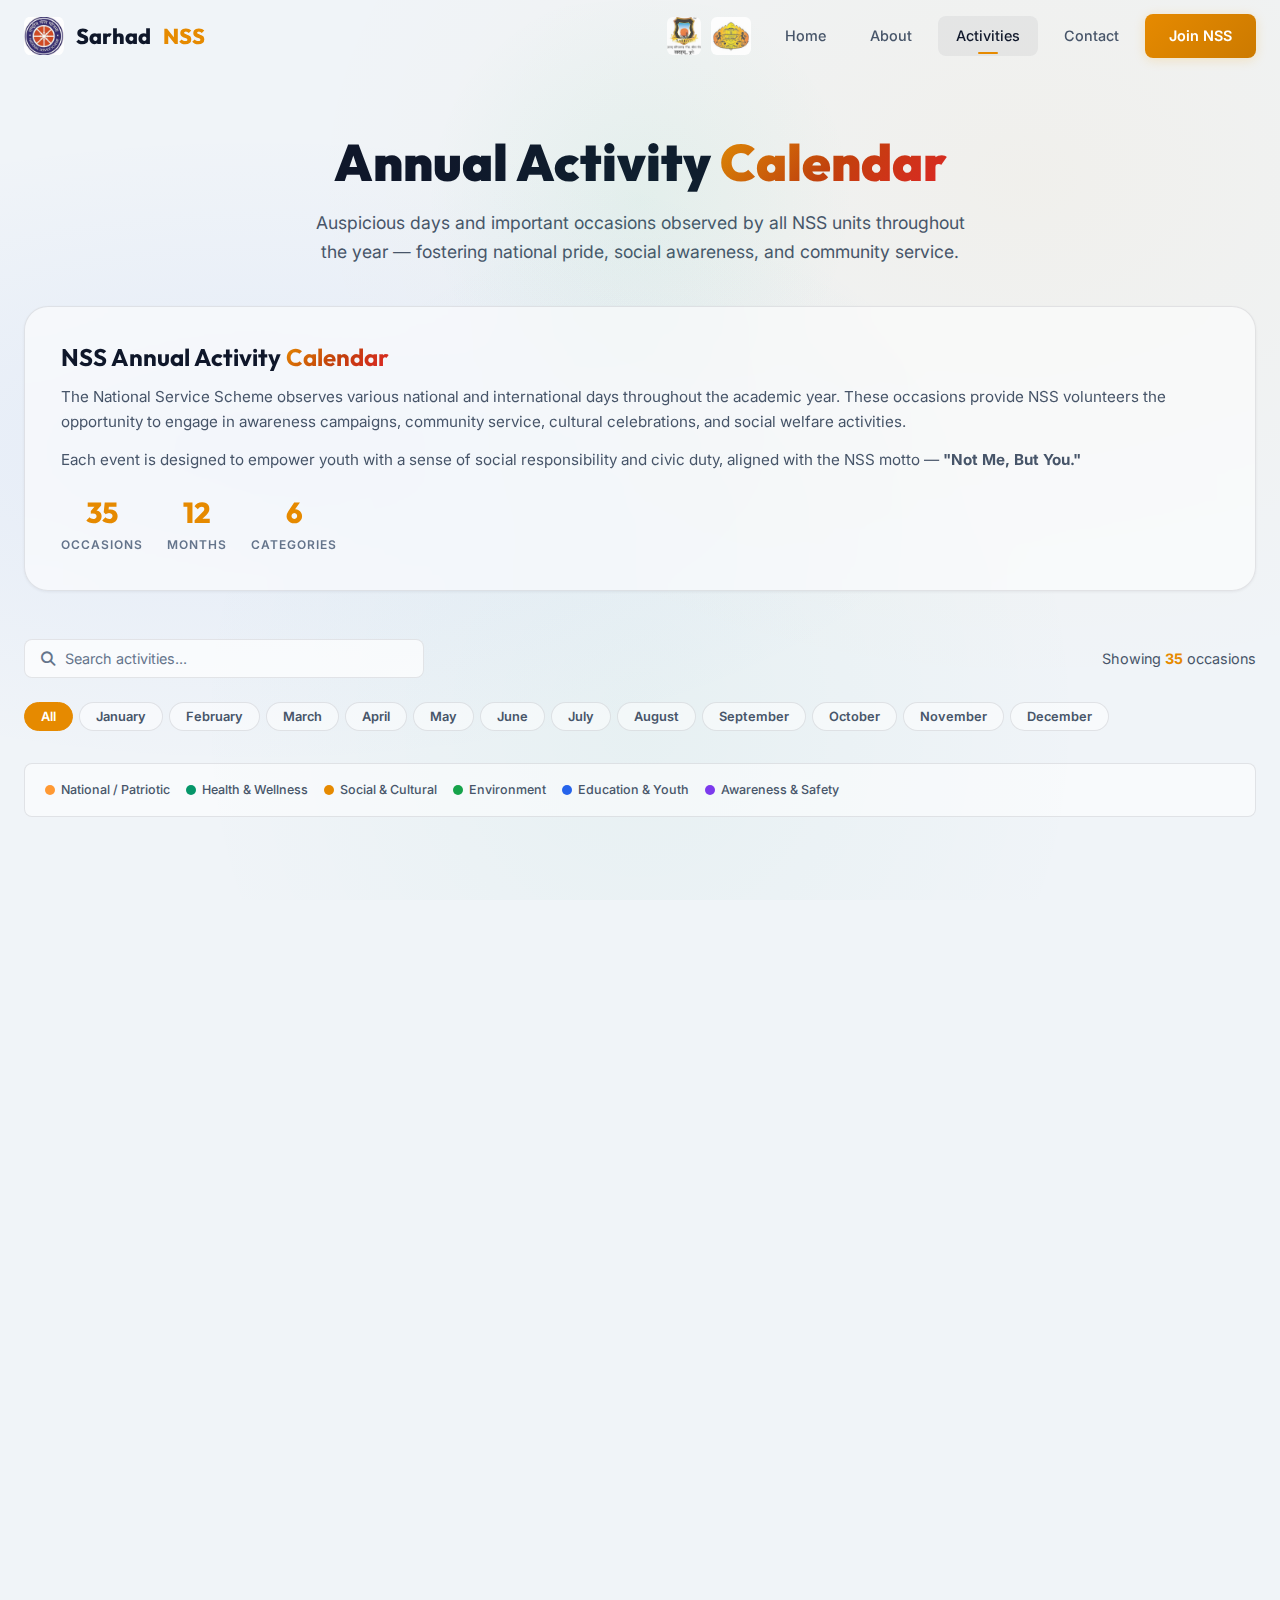
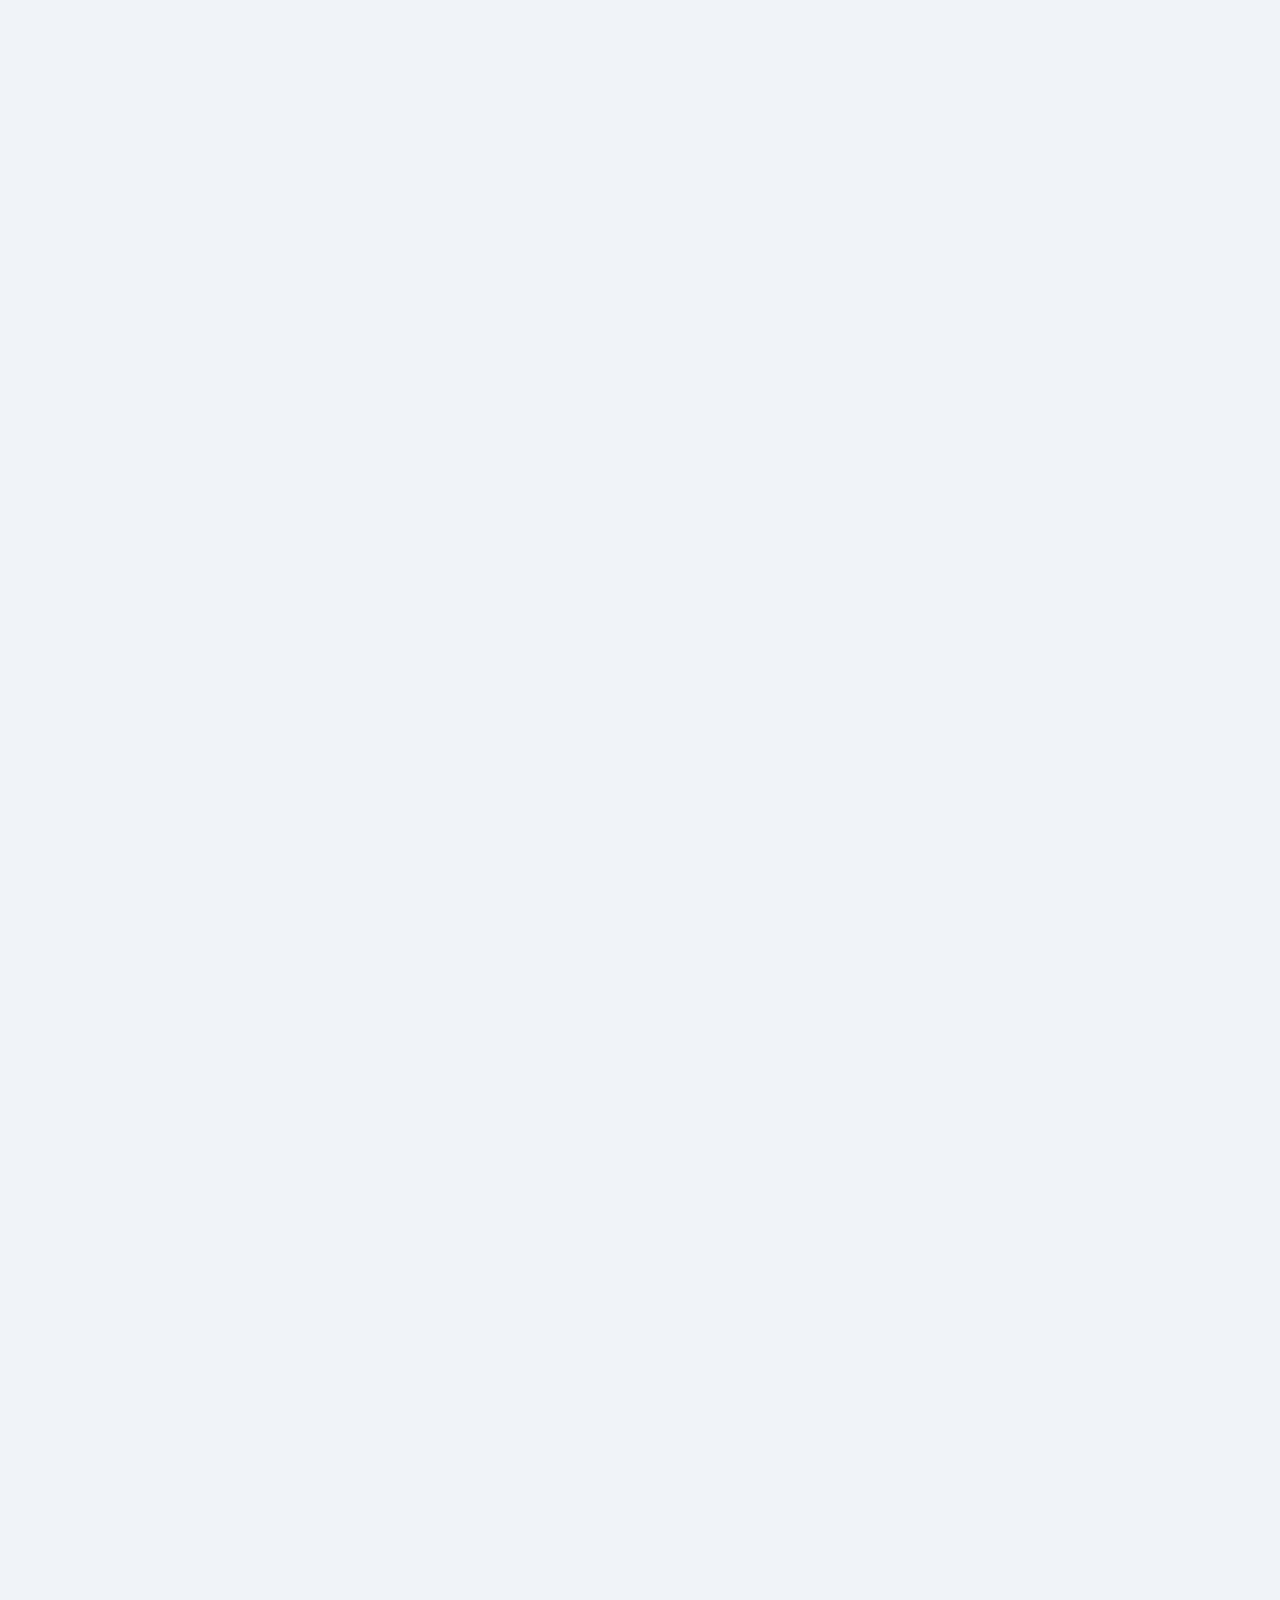
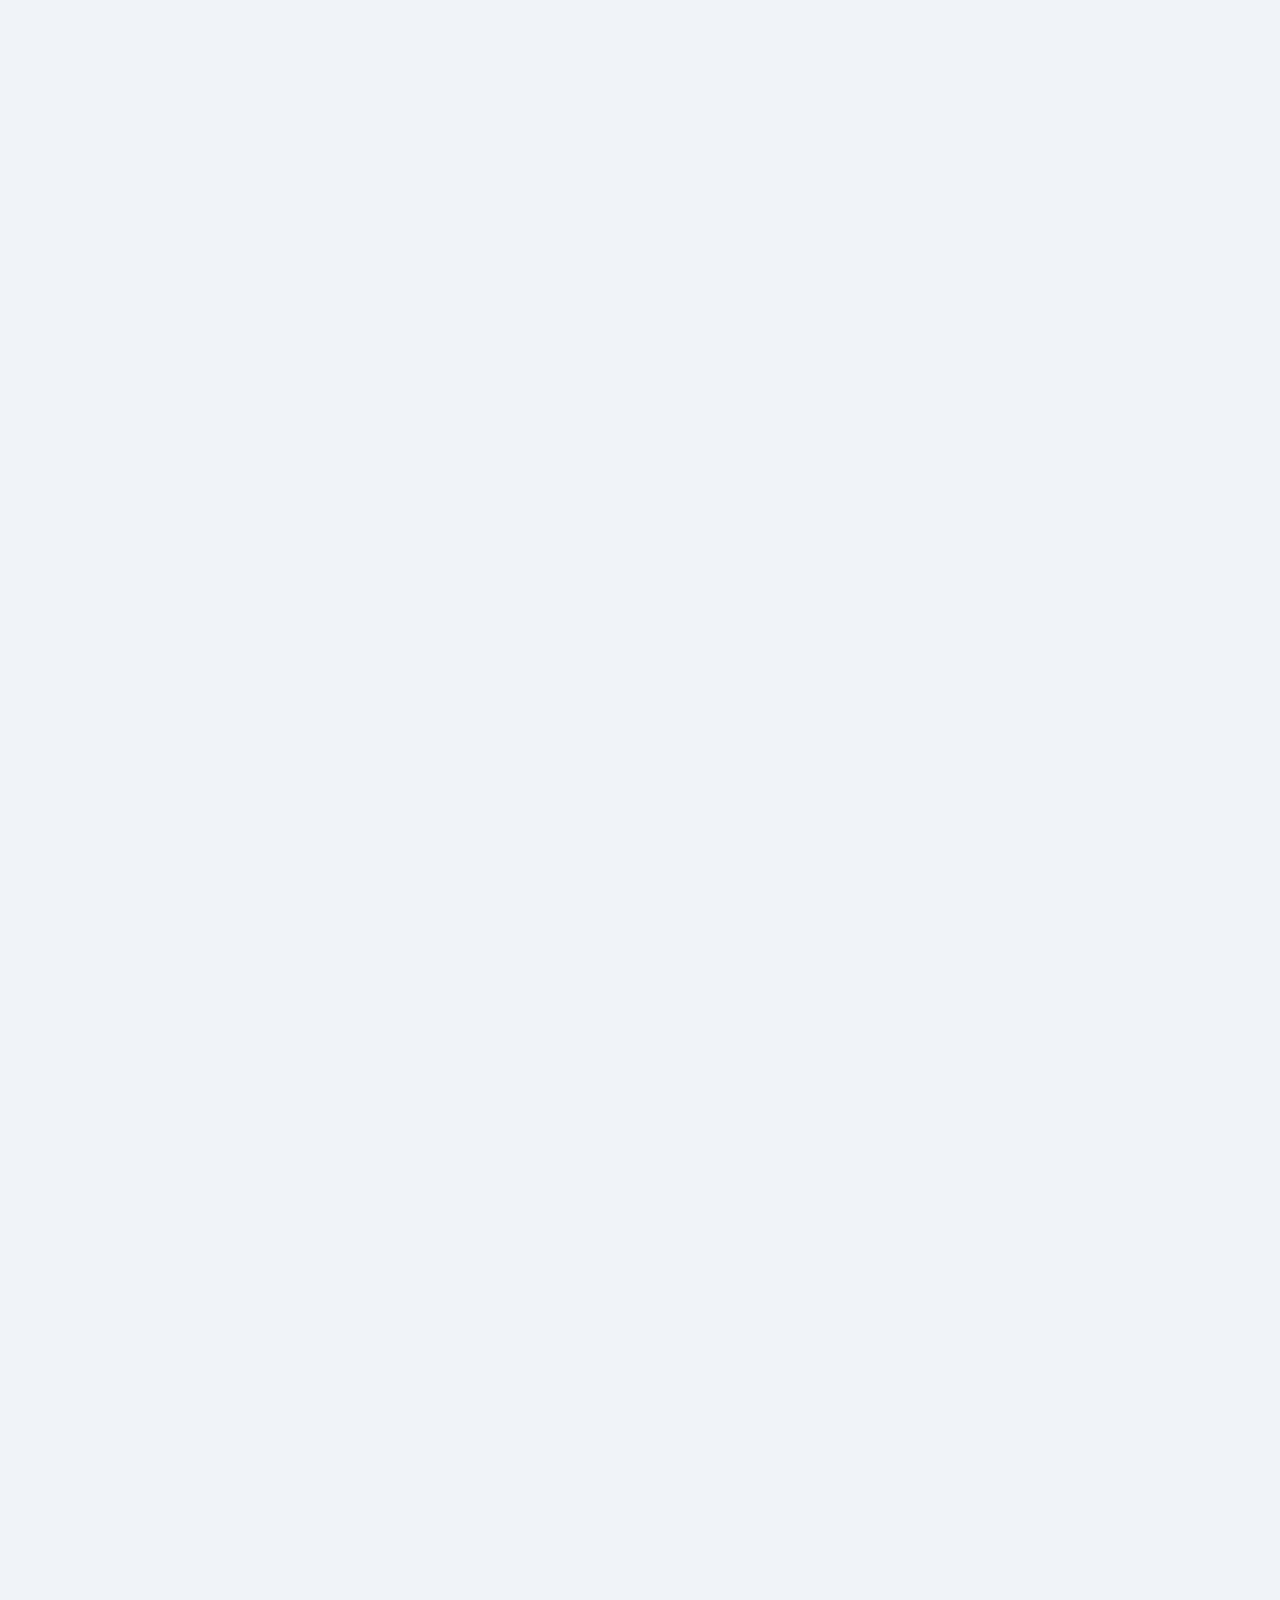
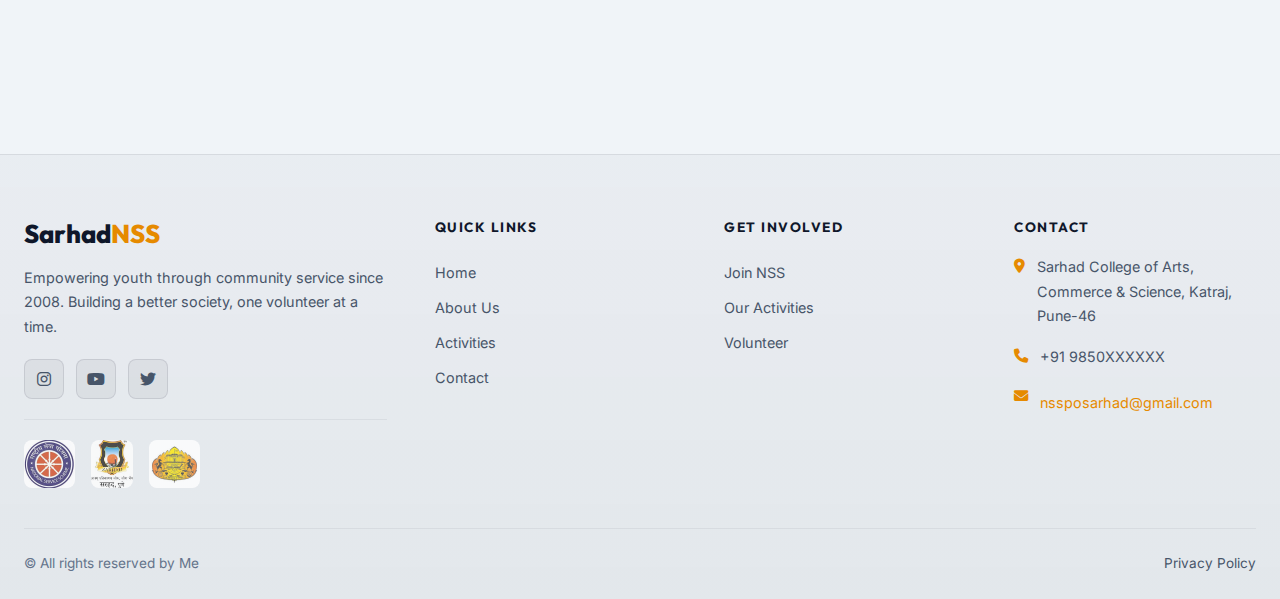
<file: activities.html>
<!DOCTYPE html>
<html lang="en">

<head>
    <meta charset="UTF-8">
    <meta name="viewport" content="width=device-width, initial-scale=1.0">
    <meta name="description"
        content="NSS Annual Activity Calendar — 35 auspicious days and occasions observed by all NSS units at Sarhad College, Katraj, Pune.">
    <title>Activities — Sarhad NSS</title>
    <link rel="stylesheet" href="shared.css">
    <link rel="stylesheet" href="https://cdnjs.cloudflare.com/ajax/libs/font-awesome/6.6.0/css/all.min.css">
    <style>
        /* ── Activities page styles ── */
        .page-header {
            padding: calc(var(--nav-height) + 60px) 0 40px;
            text-align: center;
            position: relative;
        }

        .page-header::before {
            content: '';
            position: absolute;
            top: 0;
            left: 50%;
            transform: translateX(-50%);
            width: 100%;
            max-width: 600px;
            height: 400px;
            background: radial-gradient(circle, rgba(16, 185, 129, 0.06), transparent 60%);
            border-radius: 50%;
            pointer-events: none;
        }

        .page-header h1 {
            font-size: clamp(2.2rem, 5vw, 3.2rem);
            font-weight: 900;
            margin-bottom: 16px;
        }

        .page-header p {
            color: var(--text-secondary);
            font-size: 1.1rem;
            max-width: 650px;
            margin: 0 auto;
        }

        /* Calendar image showcase */
        .calendar-showcase {
            margin-bottom: 48px;
            background: var(--bg-glass);
            backdrop-filter: blur(20px);
            border: 1px solid var(--border-glass);
            border-radius: var(--radius-xl);
            padding: 36px;
            box-shadow: var(--shadow-sm);
        }

        .calendar-showcase .cal-info h2 {
            font-size: 1.5rem;
            margin-bottom: 12px;
        }

        .calendar-showcase .cal-info p {
            color: var(--text-secondary);
            font-size: 0.95rem;
            line-height: 1.7;
            margin-bottom: 12px;
        }

        .calendar-showcase .cal-info .cal-stats {
            display: flex;
            gap: 24px;
            margin-top: 16px;
        }

        .cal-stat-item {
            text-align: center;
        }

        .cal-stat-item .num {
            font-family: 'Outfit', sans-serif;
            font-size: 1.8rem;
            font-weight: 800;
            color: var(--accent);
        }

        .cal-stat-item .label {
            font-size: 0.75rem;
            color: var(--text-muted);
            text-transform: uppercase;
            letter-spacing: 1px;
            font-weight: 600;
        }

        /* Filter/search bar */
        .activities-toolbar {
            display: flex;
            align-items: center;
            justify-content: space-between;
            gap: 16px;
            margin-bottom: 24px;
            flex-wrap: wrap;
        }

        .search-box {
            display: flex;
            align-items: center;
            gap: 10px;
            background: rgba(255, 255, 255, 0.7);
            border: 1px solid var(--border-glass);
            border-radius: var(--radius-sm);
            padding: 10px 16px;
            flex: 1;
            max-width: 400px;
            transition: border-color var(--transition-fast);
        }

        .search-box:focus-within {
            border-color: var(--accent);
        }

        .search-box i {
            color: var(--text-muted);
            font-size: 0.9rem;
        }

        .search-box input {
            border: none;
            background: none;
            color: var(--text-primary);
            font-size: 0.9rem;
            outline: none;
            width: 100%;
            font-family: 'Inter', sans-serif;
        }

        .search-box input::placeholder {
            color: var(--text-muted);
        }

        .activity-count {
            color: var(--text-secondary);
            font-size: 0.9rem;
        }

        .activity-count strong {
            color: var(--accent);
        }

        /* Month filter tabs */
        .month-filters {
            display: flex;
            gap: 6px;
            flex-wrap: wrap;
            margin-bottom: 32px;
        }

        .month-btn {
            padding: 6px 16px;
            border: 1px solid var(--border-glass);
            border-radius: 100px;
            background: rgba(255, 255, 255, 0.5);
            color: var(--text-secondary);
            font-size: 0.8rem;
            font-weight: 600;
            cursor: pointer;
            transition: all var(--transition-fast);
            font-family: 'Inter', sans-serif;
        }

        .month-btn:hover {
            border-color: var(--accent);
            color: var(--accent);
        }

        .month-btn.active {
            background: var(--accent);
            color: #fff;
            border-color: var(--accent);
        }

        /* Activities grid */
        .activities-grid {
            display: grid;
            grid-template-columns: repeat(3, 1fr);
            gap: 20px;
        }

        .activity-card {
            background: var(--bg-glass);
            backdrop-filter: blur(16px);
            border: 1px solid var(--border-glass);
            border-radius: var(--radius-md);
            padding: 24px;
            transition: all var(--transition-normal);
            position: relative;
            overflow: hidden;
            box-shadow: var(--shadow-sm);
        }

        .activity-card::before {
            content: '';
            position: absolute;
            top: 0;
            left: 0;
            width: 4px;
            height: 100%;
            opacity: 0;
            transition: opacity var(--transition-fast);
        }

        .activity-card[data-category="national"]::before {
            background: linear-gradient(180deg, #ff9933, #138808);
        }

        .activity-card[data-category="health"]::before {
            background: linear-gradient(180deg, #059669, #10b981);
        }

        .activity-card[data-category="social"]::before {
            background: linear-gradient(180deg, var(--accent), #c2410c);
        }

        .activity-card[data-category="environment"]::before {
            background: linear-gradient(180deg, #16a34a, #22c55e);
        }

        .activity-card[data-category="education"]::before {
            background: linear-gradient(180deg, #2563eb, #3b82f6);
        }

        .activity-card[data-category="awareness"]::before {
            background: linear-gradient(180deg, #7c3aed, #a855f7);
        }

        .activity-card:hover {
            background: var(--bg-card-hover);
            transform: translateY(-4px);
            box-shadow: var(--shadow-md);
        }

        .activity-card:hover::before {
            opacity: 1;
        }

        .activity-card .card-top {
            display: flex;
            align-items: center;
            justify-content: space-between;
            margin-bottom: 12px;
        }

        .activity-card .card-number {
            display: inline-block;
            padding: 4px 12px;
            background: rgba(245, 158, 11, 0.08);
            border: 1px solid rgba(245, 158, 11, 0.2);
            border-radius: 100px;
            font-size: 0.75rem;
            font-weight: 700;
            color: var(--accent);
        }

        .activity-card .card-icon {
            width: 36px;
            height: 36px;
            border-radius: var(--radius-sm);
            display: flex;
            align-items: center;
            justify-content: center;
            font-size: 0.95rem;
        }

        .activity-card[data-category="national"] .card-icon {
            background: rgba(255, 153, 51, 0.1);
            color: #e65100;
        }

        .activity-card[data-category="health"] .card-icon {
            background: rgba(5, 150, 105, 0.1);
            color: #059669;
        }

        .activity-card[data-category="social"] .card-icon {
            background: rgba(245, 158, 11, 0.1);
            color: var(--accent);
        }

        .activity-card[data-category="environment"] .card-icon {
            background: rgba(22, 163, 74, 0.1);
            color: #16a34a;
        }

        .activity-card[data-category="education"] .card-icon {
            background: rgba(37, 99, 235, 0.1);
            color: #2563eb;
        }

        .activity-card[data-category="awareness"] .card-icon {
            background: rgba(124, 58, 237, 0.1);
            color: #7c3aed;
        }

        .activity-card h3 {
            font-size: 1.05rem;
            margin-bottom: 6px;
            line-height: 1.3;
        }

        .activity-card .hindi-name {
            font-size: 0.85rem;
            color: var(--text-muted);
            margin-bottom: 12px;
            font-style: italic;
        }

        .activity-meta {
            display: flex;
            flex-direction: column;
            gap: 6px;
        }

        .activity-meta-item {
            display: flex;
            align-items: center;
            gap: 8px;
            font-size: 0.85rem;
            color: var(--text-secondary);
        }

        .activity-meta-item i {
            color: var(--text-muted);
            font-size: 0.8rem;
            width: 16px;
            text-align: center;
        }

        .activity-card .description {
            color: var(--text-muted);
            font-size: 0.85rem;
            line-height: 1.6;
            padding-top: 12px;
            border-top: 1px solid var(--border-subtle);
            margin-top: 12px;
        }

        /* Category legend */
        .category-legend {
            display: flex;
            gap: 16px;
            flex-wrap: wrap;
            margin-bottom: 32px;
            padding: 16px 20px;
            background: rgba(255, 255, 255, 0.5);
            border-radius: var(--radius-sm);
            border: 1px solid var(--border-glass);
        }

        .legend-item {
            display: flex;
            align-items: center;
            gap: 6px;
            font-size: 0.78rem;
            color: var(--text-secondary);
            font-weight: 500;
        }

        .legend-dot {
            width: 10px;
            height: 10px;
            border-radius: 50%;
        }

        .legend-dot.national {
            background: #ff9933;
        }

        .legend-dot.health {
            background: #059669;
        }

        .legend-dot.social {
            background: var(--accent);
        }

        .legend-dot.environment {
            background: #16a34a;
        }

        .legend-dot.education {
            background: #2563eb;
        }

        .legend-dot.awareness {
            background: #7c3aed;
        }

        /* Download button */
        .download-section {
            text-align: center;
            margin-top: 48px;
        }

        .disclaimer-text {
            color: var(--text-muted);
            font-size: 0.85rem;
            margin-top: 16px;
        }

        /* No results message */
        .no-results {
            display: none;
            text-align: center;
            padding: 64px 24px;
            grid-column: 1 / -1;
        }

        .no-results i {
            font-size: 3rem;
            color: var(--text-muted);
            margin-bottom: 16px;
        }

        .no-results p {
            color: var(--text-secondary);
            font-size: 1rem;
        }

        @media (max-width: 1024px) {
            .activities-grid {
                grid-template-columns: repeat(2, 1fr);
            }

            .calendar-showcase {
                flex-direction: column;
                text-align: center;
            }

            .calendar-showcase .cal-image {
                width: 180px;
                min-width: 180px;
            }

            .calendar-showcase .cal-info .cal-stats {
                justify-content: center;
            }
        }

        @media (max-width: 600px) {
            .activities-grid {
                grid-template-columns: 1fr;
            }

            .activities-toolbar {
                flex-direction: column;
                align-items: stretch;
            }

            .search-box {
                max-width: none;
            }

            .calendar-showcase {
                padding: 24px;
            }

            .calendar-showcase .cal-image {
                width: 150px;
                min-width: 150px;
            }
        }
    </style>
</head>

<body>
    <!-- Navigation -->
    <nav class="navbar" id="navbar">
        <div class="container">
            <a href="index.html" class="nav-logo">
                <div class="logo-icon"><img src="logos/nss.jpg" alt="NSS Logo"></div>
                Sarhad<span>NSS</span>
            </a>
            <div class="nav-logos-strip">
                <img src="logos/clg.jpg" alt="Sarhad College Logo" title="Sarhad College">
                <img src="logos/sppu.jpg" alt="SPPU Logo" title="Savitribai Phule Pune University">
            </div>
            <div class="nav-links" id="navLinks">
                <a href="index.html">Home</a>
                <a href="aboutus.html">About</a>
                <a href="activities.html" class="active">Activities</a>
                <a href="contactus.html">Contact</a>
                <a href="register.html" class="nav-cta">Join NSS</a>
            </div>
            <button class="hamburger" id="hamburger" aria-label="Toggle navigation">
                <span></span>
                <span></span>
                <span></span>
            </button>
        </div>
    </nav>
    <div class="nav-overlay" id="navOverlay"></div>

    <main>
        <section class="page-header">
            <div class="container">
                <h1>Annual Activity <span class="gradient-text">Calendar</span></h1>
                <p>Auspicious days and important occasions observed by all NSS units throughout the year — fostering
                    national pride, social awareness, and community service.</p>
            </div>
        </section>

        <section class="section-padding" style="padding-top: 0;">
            <div class="container">

                <!-- Calendar Showcase -->
                <div class="calendar-showcase fade-in">
                    <div class="cal-info">
                        <h2>NSS Annual Activity <span class="gradient-text">Calendar</span></h2>
                        <p>The National Service Scheme observes various national and international days throughout the
                            academic year. These occasions provide NSS volunteers the opportunity to engage in awareness
                            campaigns, community service, cultural celebrations, and social welfare activities.</p>
                        <p>Each event is designed to empower youth with a sense of social responsibility and civic duty,
                            aligned with the NSS motto — <strong>"Not Me, But You."</strong></p>
                        <div class="cal-stats">
                            <div class="cal-stat-item">
                                <div class="num">35</div>
                                <div class="label">Occasions</div>
                            </div>
                            <div class="cal-stat-item">
                                <div class="num">12</div>
                                <div class="label">Months</div>
                            </div>
                            <div class="cal-stat-item">
                                <div class="num">6</div>
                                <div class="label">Categories</div>
                            </div>
                        </div>
                    </div>
                </div>

                <!-- Toolbar -->
                <div class="activities-toolbar fade-in">
                    <div class="search-box">
                        <i class="fas fa-search"></i>
                        <input type="text" id="searchInput" placeholder="Search activities..." autocomplete="off">
                    </div>
                    <div class="activity-count">Showing <strong id="activityCount">35</strong> occasions</div>
                </div>

                <!-- Month Filter -->
                <div class="month-filters fade-in">
                    <button class="month-btn active" data-month="all">All</button>
                    <button class="month-btn" data-month="january">January</button>
                    <button class="month-btn" data-month="february">February</button>
                    <button class="month-btn" data-month="march">March</button>
                    <button class="month-btn" data-month="april">April</button>
                    <button class="month-btn" data-month="may">May</button>
                    <button class="month-btn" data-month="june">June</button>
                    <button class="month-btn" data-month="july">July</button>
                    <button class="month-btn" data-month="august">August</button>
                    <button class="month-btn" data-month="september">September</button>
                    <button class="month-btn" data-month="october">October</button>
                    <button class="month-btn" data-month="november">November</button>
                    <button class="month-btn" data-month="december">December</button>
                </div>

                <!-- Category Legend -->
                <div class="category-legend fade-in">
                    <div class="legend-item"><span class="legend-dot national"></span> National / Patriotic</div>
                    <div class="legend-item"><span class="legend-dot health"></span> Health & Wellness</div>
                    <div class="legend-item"><span class="legend-dot social"></span> Social & Cultural</div>
                    <div class="legend-item"><span class="legend-dot environment"></span> Environment</div>
                    <div class="legend-item"><span class="legend-dot education"></span> Education & Youth</div>
                    <div class="legend-item"><span class="legend-dot awareness"></span> Awareness & Safety</div>
                </div>

                <!-- Activities Grid -->
                <div class="activities-grid" id="activitiesGrid">

                    <!-- #1 -->
                    <div class="activity-card fade-in" data-name="National Youth Day" data-month="january"
                        data-category="national">
                        <div class="card-top">
                            <span class="card-number">#01</span>
                            <div class="card-icon"><i class="fas fa-flag"></i></div>
                        </div>
                        <h3>National Youth Day</h3>
                        <p class="hindi-name">राष्ट्रीय युवा दिवस</p>
                        <div class="activity-meta">
                            <div class="activity-meta-item"><i class="fas fa-calendar"></i> 12th January</div>
                            <div class="activity-meta-item"><i class="fas fa-info-circle"></i> Birth anniversary of
                                Swami Vivekananda</div>
                        </div>
                        <p class="description">Celebrated to honor Swami Vivekananda's ideals of youth empowerment,
                            character building, and service to the nation.</p>
                    </div>

                    <!-- #2 -->
                    <div class="activity-card fade-in" data-name="National Youth Week" data-month="january"
                        data-category="education">
                        <div class="card-top">
                            <span class="card-number">#02</span>
                            <div class="card-icon"><i class="fas fa-users"></i></div>
                        </div>
                        <h3>National Youth Week</h3>
                        <p class="hindi-name">राष्ट्रीय युवा सप्ताह</p>
                        <div class="activity-meta">
                            <div class="activity-meta-item"><i class="fas fa-calendar"></i> 12th to 19th January</div>
                            <div class="activity-meta-item"><i class="fas fa-info-circle"></i> Week-long youth programs
                            </div>
                        </div>
                        <p class="description">A week dedicated to organizing youth development programs, seminars,
                            debates, and workshops on leadership and social responsibility.</p>
                    </div>

                    <!-- #3 -->
                    <div class="activity-card fade-in" data-name="World Understanding Day" data-month="january"
                        data-category="social">
                        <div class="card-top">
                            <span class="card-number">#03</span>
                            <div class="card-icon"><i class="fas fa-handshake"></i></div>
                        </div>
                        <h3>World Understanding Day</h3>
                        <p class="hindi-name">जागतिक सामंजस्य दिन</p>
                        <div class="activity-meta">
                            <div class="activity-meta-item"><i class="fas fa-calendar"></i> 23rd January</div>
                            <div class="activity-meta-item"><i class="fas fa-info-circle"></i> Promoting global harmony
                            </div>
                        </div>
                        <p class="description">Promoting mutual understanding, peace, and goodwill among all people
                            through dialogue and cultural exchange.</p>
                    </div>

                    <!-- #4 -->
                    <div class="activity-card fade-in" data-name="Republic Day" data-month="january"
                        data-category="national">
                        <div class="card-top">
                            <span class="card-number">#04</span>
                            <div class="card-icon"><i class="fas fa-flag"></i></div>
                        </div>
                        <h3>Republic Day</h3>
                        <p class="hindi-name">प्रजासत्ताक दिन</p>
                        <div class="activity-meta">
                            <div class="activity-meta-item"><i class="fas fa-calendar"></i> 26th January</div>
                            <div class="activity-meta-item"><i class="fas fa-info-circle"></i> Constitution of India
                                came into effect</div>
                        </div>
                        <p class="description">Flag hoisting, parades, and cultural programs to celebrate the adoption
                            of the Constitution of India in 1950.</p>
                    </div>

                    <!-- #5 -->
                    <div class="activity-card fade-in" data-name="Martyr's Day" data-month="january"
                        data-category="national">
                        <div class="card-top">
                            <span class="card-number">#05</span>
                            <div class="card-icon"><i class="fas fa-dove"></i></div>
                        </div>
                        <h3>Martyr's Day</h3>
                        <p class="hindi-name">शहीद दिवस</p>
                        <div class="activity-meta">
                            <div class="activity-meta-item"><i class="fas fa-calendar"></i> 30th January</div>
                            <div class="activity-meta-item"><i class="fas fa-info-circle"></i> Tribute to Mahatma Gandhi
                            </div>
                        </div>
                        <p class="description">Observed to pay homage to Mahatma Gandhi and the freedom fighters who
                            sacrificed their lives for the nation.</p>
                    </div>

                    <!-- #6 -->
                    <div class="activity-card fade-in" data-name="University Foundation Day" data-month="february"
                        data-category="education">
                        <div class="card-top">
                            <span class="card-number">#06</span>
                            <div class="card-icon"><i class="fas fa-university"></i></div>
                        </div>
                        <h3>University Foundation Day</h3>
                        <p class="hindi-name">विद्यापीठ वर्धापन दिन</p>
                        <div class="activity-meta">
                            <div class="activity-meta-item"><i class="fas fa-calendar"></i> 10th February</div>
                            <div class="activity-meta-item"><i class="fas fa-info-circle"></i> Savitribai Phule Pune
                                University</div>
                        </div>
                        <p class="description">Celebrating the foundation of the university with academic events,
                            cultural programs, and felicitation of achievers.</p>
                    </div>

                    <!-- #7 -->
                    <div class="activity-card fade-in" data-name="Women's Day" data-month="march"
                        data-category="social">
                        <div class="card-top">
                            <span class="card-number">#07</span>
                            <div class="card-icon"><i class="fas fa-venus"></i></div>
                        </div>
                        <h3>Women's Day</h3>
                        <p class="hindi-name">महिला दिन</p>
                        <div class="activity-meta">
                            <div class="activity-meta-item"><i class="fas fa-calendar"></i> 8th March</div>
                            <div class="activity-meta-item"><i class="fas fa-info-circle"></i> International celebration
                            </div>
                        </div>
                        <p class="description">Organizing events to celebrate women's achievements, promote gender
                            equality, and empower women in society.</p>
                    </div>

                    <!-- #8 -->
                    <div class="activity-card fade-in" data-name="World Forest Day" data-month="march"
                        data-category="environment">
                        <div class="card-top">
                            <span class="card-number">#08</span>
                            <div class="card-icon"><i class="fas fa-tree"></i></div>
                        </div>
                        <h3>World Forest Day</h3>
                        <p class="hindi-name">जागतिक वन दिन</p>
                        <div class="activity-meta">
                            <div class="activity-meta-item"><i class="fas fa-calendar"></i> 31st March</div>
                            <div class="activity-meta-item"><i class="fas fa-info-circle"></i> Forest conservation
                                awareness</div>
                        </div>
                        <p class="description">Tree plantation drives and awareness campaigns to highlight the
                            importance of forests and their conservation.</p>
                    </div>

                    <!-- #9 -->
                    <div class="activity-card fade-in" data-name="World Health Day" data-month="april"
                        data-category="health">
                        <div class="card-top">
                            <span class="card-number">#09</span>
                            <div class="card-icon"><i class="fas fa-heartbeat"></i></div>
                        </div>
                        <h3>World Health Day</h3>
                        <p class="hindi-name">जागतिक आरोग्य दिन</p>
                        <div class="activity-meta">
                            <div class="activity-meta-item"><i class="fas fa-calendar"></i> 7th April</div>
                            <div class="activity-meta-item"><i class="fas fa-info-circle"></i> WHO founded in 1948</div>
                        </div>
                        <p class="description">Health check-up camps, blood donation drives, and hygiene awareness
                            programs organized for students and local communities.</p>
                    </div>

                    <!-- #10 -->
                    <div class="activity-card fade-in" data-name="Fire Prevention Day" data-month="april"
                        data-category="awareness">
                        <div class="card-top">
                            <span class="card-number">#10</span>
                            <div class="card-icon"><i class="fas fa-fire-extinguisher"></i></div>
                        </div>
                        <h3>Fire Prevention Day</h3>
                        <p class="hindi-name">अग्निपासून बचाव दिन</p>
                        <div class="activity-meta">
                            <div class="activity-meta-item"><i class="fas fa-calendar"></i> 14th April</div>
                            <div class="activity-meta-item"><i class="fas fa-info-circle"></i> Fire safety awareness
                            </div>
                        </div>
                        <p class="description">Conducting fire safety drills, demonstrations, and awareness sessions on
                            fire prevention and emergency response.</p>
                    </div>

                    <!-- #11 -->
                    <div class="activity-card fade-in" data-name="World Labour Day" data-month="may"
                        data-category="social">
                        <div class="card-top">
                            <span class="card-number">#11</span>
                            <div class="card-icon"><i class="fas fa-hard-hat"></i></div>
                        </div>
                        <h3>World Labour Day</h3>
                        <p class="hindi-name">जागतिक कामगार दिन</p>
                        <div class="activity-meta">
                            <div class="activity-meta-item"><i class="fas fa-calendar"></i> 1st May</div>
                            <div class="activity-meta-item"><i class="fas fa-info-circle"></i> Workers' rights
                                celebration</div>
                        </div>
                        <p class="description">Honoring the contributions of workers and raising awareness about labor
                            rights and dignity of labor.</p>
                    </div>

                    <!-- #12 -->
                    <div class="activity-card fade-in" data-name="Maharashtra Day" data-month="may"
                        data-category="national">
                        <div class="card-top">
                            <span class="card-number">#12</span>
                            <div class="card-icon"><i class="fas fa-landmark"></i></div>
                        </div>
                        <h3>Maharashtra Day</h3>
                        <p class="hindi-name">महाराष्ट्र दिन</p>
                        <div class="activity-meta">
                            <div class="activity-meta-item"><i class="fas fa-calendar"></i> 1st May</div>
                            <div class="activity-meta-item"><i class="fas fa-info-circle"></i> Formation of Maharashtra
                                (1960)</div>
                        </div>
                        <p class="description">Celebrating the formation of the state of Maharashtra with cultural
                            programs, patriotic speeches, and felicitations.</p>
                    </div>

                    <!-- #13 -->
                    <div class="activity-card fade-in" data-name="Nutrition Week" data-month="may"
                        data-category="health">
                        <div class="card-top">
                            <span class="card-number">#13</span>
                            <div class="card-icon"><i class="fas fa-apple-alt"></i></div>
                        </div>
                        <h3>Nutrition Week</h3>
                        <p class="hindi-name">आहार सप्ताह</p>
                        <div class="activity-meta">
                            <div class="activity-meta-item"><i class="fas fa-calendar"></i> 1st to 7th May</div>
                            <div class="activity-meta-item"><i class="fas fa-info-circle"></i> Healthy diet awareness
                            </div>
                        </div>
                        <p class="description">Week-long programs on nutrition, healthy eating habits, balanced diet
                            awareness and food distribution drives.</p>
                    </div>

                    <!-- #14 -->
                    <div class="activity-card fade-in" data-name="World Environment Day" data-month="june"
                        data-category="environment">
                        <div class="card-top">
                            <span class="card-number">#14</span>
                            <div class="card-icon"><i class="fas fa-leaf"></i></div>
                        </div>
                        <h3>World Environment Day</h3>
                        <p class="hindi-name">जागतिक पर्यावरण दिन</p>
                        <div class="activity-meta">
                            <div class="activity-meta-item"><i class="fas fa-calendar"></i> 5th June</div>
                            <div class="activity-meta-item"><i class="fas fa-info-circle"></i> UN Environment Programme
                            </div>
                        </div>
                        <p class="description">Tree plantations, cleanliness drives, rallies, and poster-making
                            competitions to promote environmental consciousness.</p>
                    </div>

                    <!-- #15 -->
                    <div class="activity-card fade-in" data-name="Banamahotsav Week" data-month="july"
                        data-category="environment">
                        <div class="card-top">
                            <span class="card-number">#15</span>
                            <div class="card-icon"><i class="fas fa-seedling"></i></div>
                        </div>
                        <h3>Banamahotsav Week</h3>
                        <p class="hindi-name">वनमहोत्सव सप्ताह</p>
                        <div class="activity-meta">
                            <div class="activity-meta-item"><i class="fas fa-calendar"></i> 1st to 7th July</div>
                            <div class="activity-meta-item"><i class="fas fa-info-circle"></i> Tree festival week</div>
                        </div>
                        <p class="description">Mass tree plantation drives in colleges, communities, and villages to
                            increase green cover and combat climate change.</p>
                    </div>

                    <!-- #16 -->
                    <div class="activity-card fade-in" data-name="World Population Day" data-month="july"
                        data-category="awareness">
                        <div class="card-top">
                            <span class="card-number">#16</span>
                            <div class="card-icon"><i class="fas fa-globe-asia"></i></div>
                        </div>
                        <h3>World Population Day</h3>
                        <p class="hindi-name">जागतिक लोकसंख्या दिन</p>
                        <div class="activity-meta">
                            <div class="activity-meta-item"><i class="fas fa-calendar"></i> 11th July</div>
                            <div class="activity-meta-item"><i class="fas fa-info-circle"></i> Population awareness
                            </div>
                        </div>
                        <p class="description">Awareness campaigns about population growth, family planning,
                            reproductive health, and sustainable development challenges.</p>
                    </div>

                    <!-- #17 -->
                    <div class="activity-card fade-in" data-name="Campaign Against Nuclear Weapon Day"
                        data-month="august" data-category="awareness">
                        <div class="card-top">
                            <span class="card-number">#17</span>
                            <div class="card-icon"><i class="fas fa-peace"></i></div>
                        </div>
                        <h3>Campaign Against Nuclear Weapons</h3>
                        <p class="hindi-name">अणुशस्त्र विरोध दिवस</p>
                        <div class="activity-meta">
                            <div class="activity-meta-item"><i class="fas fa-calendar"></i> 6th August</div>
                            <div class="activity-meta-item"><i class="fas fa-info-circle"></i> Hiroshima remembrance
                            </div>
                        </div>
                        <p class="description">Remembering Hiroshima and promoting peace, disarmament, and the
                            elimination of nuclear weapons worldwide.</p>
                    </div>

                    <!-- #18 -->
                    <div class="activity-card fade-in" data-name="Independence Day" data-month="august"
                        data-category="national">
                        <div class="card-top">
                            <span class="card-number">#18</span>
                            <div class="card-icon"><i class="fas fa-flag"></i></div>
                        </div>
                        <h3>Independence Day</h3>
                        <p class="hindi-name">स्वातंत्र दिन</p>
                        <div class="activity-meta">
                            <div class="activity-meta-item"><i class="fas fa-calendar"></i> 15th August</div>
                            <div class="activity-meta-item"><i class="fas fa-info-circle"></i> India's Independence
                                (1947)</div>
                        </div>
                        <p class="description">Grand flag hoisting ceremony, patriotic songs, cultural programs, and
                            rallies to celebrate India's freedom.</p>
                    </div>

                    <!-- #19 -->
                    <div class="activity-card fade-in" data-name="Teacher's Day" data-month="september"
                        data-category="education">
                        <div class="card-top">
                            <span class="card-number">#19</span>
                            <div class="card-icon"><i class="fas fa-chalkboard-teacher"></i></div>
                        </div>
                        <h3>Teacher's Day</h3>
                        <p class="hindi-name">शिक्षक दिन</p>
                        <div class="activity-meta">
                            <div class="activity-meta-item"><i class="fas fa-calendar"></i> 5th September</div>
                            <div class="activity-meta-item"><i class="fas fa-info-circle"></i> Dr. Radhakrishnan's
                                birthday</div>
                        </div>
                        <p class="description">Honoring teachers and their invaluable contribution to education with
                            felicitation programs and cultural events.</p>
                    </div>

                    <!-- #20 -->
                    <div class="activity-card fade-in" data-name="International Literacy Day-Week"
                        data-month="september" data-category="education">
                        <div class="card-top">
                            <span class="card-number">#20</span>
                            <div class="card-icon"><i class="fas fa-book-reader"></i></div>
                        </div>
                        <h3>International Literacy Day-Week</h3>
                        <p class="hindi-name">आंतरराष्ट्रीय साक्षरता दिन</p>
                        <div class="activity-meta">
                            <div class="activity-meta-item"><i class="fas fa-calendar"></i> 8th to 14th September</div>
                            <div class="activity-meta-item"><i class="fas fa-info-circle"></i> UNESCO observance</div>
                        </div>
                        <p class="description">Literacy campaigns, book distribution, adult education programs, and
                            reading awareness drives in local communities.</p>
                    </div>

                    <!-- #21 -->
                    <div class="activity-card fade-in" data-name="N.S.S. Foundation Day" data-month="september"
                        data-category="social">
                        <div class="card-top">
                            <span class="card-number">#21</span>
                            <div class="card-icon"><i class="fas fa-hands-helping"></i></div>
                        </div>
                        <h3>N.S.S. Foundation Day</h3>
                        <p class="hindi-name">रा.से.यो. वर्धापन दिन</p>
                        <div class="activity-meta">
                            <div class="activity-meta-item"><i class="fas fa-calendar"></i> 24th September</div>
                            <div class="activity-meta-item"><i class="fas fa-info-circle"></i> NSS established in 1969
                            </div>
                        </div>
                        <p class="description">Grand celebration of NSS Foundation Day with community service, cultural
                            programs, volunteer felicitation, and oath-taking ceremonies.</p>
                    </div>

                    <!-- #22 -->
                    <div class="activity-card fade-in" data-name="Gandhi Jayanti" data-month="october"
                        data-category="national">
                        <div class="card-top">
                            <span class="card-number">#22</span>
                            <div class="card-icon"><i class="fas fa-om"></i></div>
                        </div>
                        <h3>Gandhi Jayanti</h3>
                        <p class="hindi-name">गांधी जयंती</p>
                        <div class="activity-meta">
                            <div class="activity-meta-item"><i class="fas fa-calendar"></i> 2nd October</div>
                            <div class="activity-meta-item"><i class="fas fa-info-circle"></i> International Day of
                                Non-Violence</div>
                        </div>
                        <p class="description">Paying tribute to Mahatma Gandhi through cleanliness drives, peace
                            rallies, and programs promoting non-violence and truth.</p>
                    </div>

                    <!-- #23 -->
                    <div class="activity-card fade-in" data-name="World Food Day" data-month="october"
                        data-category="health">
                        <div class="card-top">
                            <span class="card-number">#23</span>
                            <div class="card-icon"><i class="fas fa-utensils"></i></div>
                        </div>
                        <h3>World Food Day</h3>
                        <p class="hindi-name">जागतिक अन्नधान्य / आहार दिन</p>
                        <div class="activity-meta">
                            <div class="activity-meta-item"><i class="fas fa-calendar"></i> 16th October</div>
                            <div class="activity-meta-item"><i class="fas fa-info-circle"></i> FAO founding anniversary
                            </div>
                        </div>
                        <p class="description">Food distribution drives, awareness about food wastage, hunger
                            eradication campaigns, and nutrition education programs.</p>
                    </div>

                    <!-- #24 -->
                    <div class="activity-card fade-in" data-name="U.N.O. Day" data-month="october"
                        data-category="awareness">
                        <div class="card-top">
                            <span class="card-number">#24</span>
                            <div class="card-icon"><i class="fas fa-globe"></i></div>
                        </div>
                        <h3>U.N.O. Day</h3>
                        <p class="hindi-name">यु.नो. दिवस</p>
                        <div class="activity-meta">
                            <div class="activity-meta-item"><i class="fas fa-calendar"></i> 24th October</div>
                            <div class="activity-meta-item"><i class="fas fa-info-circle"></i> United Nations founded
                                (1945)</div>
                        </div>
                        <p class="description">Seminars and discussions on global peace, human rights, international
                            cooperation, and sustainable development goals.</p>
                    </div>

                    <!-- #25 -->
                    <div class="activity-card fade-in" data-name="Traffic Week" data-month="october"
                        data-category="awareness">
                        <div class="card-top">
                            <span class="card-number">#25</span>
                            <div class="card-icon"><i class="fas fa-traffic-light"></i></div>
                        </div>
                        <h3>Traffic Week</h3>
                        <p class="hindi-name">वाहतूक सप्ताह</p>
                        <div class="activity-meta">
                            <div class="activity-meta-item"><i class="fas fa-calendar"></i> 14th to 30th October</div>
                            <div class="activity-meta-item"><i class="fas fa-info-circle"></i> Road safety awareness
                            </div>
                        </div>
                        <p class="description">Road safety campaigns, traffic rule awareness drives, helmet
                            distribution, and collaboration with traffic police for safety education.</p>
                    </div>

                    <!-- #26 -->
                    <div class="activity-card fade-in" data-name="Savings Day" data-month="october"
                        data-category="education">
                        <div class="card-top">
                            <span class="card-number">#26</span>
                            <div class="card-icon"><i class="fas fa-piggy-bank"></i></div>
                        </div>
                        <h3>Savings Day</h3>
                        <p class="hindi-name">बचत दिवस</p>
                        <div class="activity-meta">
                            <div class="activity-meta-item"><i class="fas fa-calendar"></i> 31st October</div>
                            <div class="activity-meta-item"><i class="fas fa-info-circle"></i> Financial literacy</div>
                        </div>
                        <p class="description">Promoting financial literacy, savings habits, budgeting awareness, and
                            responsible money management among youth.</p>
                    </div>

                    <!-- #27 -->
                    <div class="activity-card fade-in" data-name="National Integration Day" data-month="october"
                        data-category="national">
                        <div class="card-top">
                            <span class="card-number">#27</span>
                            <div class="card-icon"><i class="fas fa-people-arrows"></i></div>
                        </div>
                        <h3>National Integration Day</h3>
                        <p class="hindi-name">राष्ट्रीय एकात्मता दिन</p>
                        <div class="activity-meta">
                            <div class="activity-meta-item"><i class="fas fa-calendar"></i> 31st October</div>
                            <div class="activity-meta-item"><i class="fas fa-info-circle"></i> Sardar Patel's birthday
                            </div>
                        </div>
                        <p class="description">Programs promoting unity, communal harmony, and national integration —
                            celebrating India's diversity as its strength.</p>
                    </div>

                    <!-- #28 -->
                    <div class="activity-card fade-in" data-name="Children's Day" data-month="november"
                        data-category="social">
                        <div class="card-top">
                            <span class="card-number">#28</span>
                            <div class="card-icon"><i class="fas fa-child"></i></div>
                        </div>
                        <h3>Children's Day</h3>
                        <p class="hindi-name">बाल दिन</p>
                        <div class="activity-meta">
                            <div class="activity-meta-item"><i class="fas fa-calendar"></i> 14th November</div>
                            <div class="activity-meta-item"><i class="fas fa-info-circle"></i> Pt. Nehru's birthday
                            </div>
                        </div>
                        <p class="description">Organizing games, educational programs, and distribution drives at local
                            schools to celebrate children and their rights.</p>
                    </div>

                    <!-- #29 -->
                    <div class="activity-card fade-in" data-name="Mother's Day" data-month="november"
                        data-category="social">
                        <div class="card-top">
                            <span class="card-number">#29</span>
                            <div class="card-icon"><i class="fas fa-heart"></i></div>
                        </div>
                        <h3>Mother's Day</h3>
                        <p class="hindi-name">माता दिन</p>
                        <div class="activity-meta">
                            <div class="activity-meta-item"><i class="fas fa-calendar"></i> 19th November</div>
                            <div class="activity-meta-item"><i class="fas fa-info-circle"></i> Celebrating motherhood
                            </div>
                        </div>
                        <p class="description">Special events to honor mothers and their selfless contributions to
                            families and society through appreciation programs.</p>
                    </div>

                    <!-- #30 -->
                    <div class="activity-card fade-in" data-name="Quami Ekta Week" data-month="november"
                        data-category="national">
                        <div class="card-top">
                            <span class="card-number">#30</span>
                            <div class="card-icon"><i class="fas fa-hands-holding"></i></div>
                        </div>
                        <h3>Quami Ekta Week</h3>
                        <p class="hindi-name">कौमी एकता दिन</p>
                        <div class="activity-meta">
                            <div class="activity-meta-item"><i class="fas fa-calendar"></i> 19th to 25th November</div>
                            <div class="activity-meta-item"><i class="fas fa-info-circle"></i> National harmony week
                            </div>
                        </div>
                        <p class="description">Week-long programs fostering national unity, communal harmony, and
                            cultural integration through workshops and rallies.</p>
                    </div>

                    <!-- #31 -->
                    <div class="activity-card fade-in" data-name="Environment Awareness Month" data-month="november"
                        data-category="environment">
                        <div class="card-top">
                            <span class="card-number">#31</span>
                            <div class="card-icon"><i class="fas fa-globe-americas"></i></div>
                        </div>
                        <h3>Environment Awareness Month</h3>
                        <p class="hindi-name">पर्यावरण जनजागृती मास</p>
                        <div class="activity-meta">
                            <div class="activity-meta-item"><i class="fas fa-calendar"></i> 19th Nov to 18th December
                            </div>
                            <div class="activity-meta-item"><i class="fas fa-info-circle"></i> Month-long green campaign
                            </div>
                        </div>
                        <p class="description">A full month of environmental activities — tree planting, cleanliness
                            drives, poster competitions, and conservation awareness.</p>
                    </div>

                    <!-- #32 -->
                    <div class="activity-card fade-in" data-name="Weaker's Section Day" data-month="november"
                        data-category="social">
                        <div class="card-top">
                            <span class="card-number">#32</span>
                            <div class="card-icon"><i class="fas fa-hand-holding-heart"></i></div>
                        </div>
                        <h3>Weaker's Section Day</h3>
                        <p class="hindi-name">दुर्बल घटक दिन</p>
                        <div class="activity-meta">
                            <div class="activity-meta-item"><i class="fas fa-calendar"></i> 22nd November</div>
                            <div class="activity-meta-item"><i class="fas fa-info-circle"></i> Support for marginalized
                            </div>
                        </div>
                        <p class="description">Outreach programs, donation drives, and initiatives to support and uplift
                            underprivileged and marginalized communities.</p>
                    </div>

                    <!-- #33 -->
                    <div class="activity-card fade-in" data-name="World AIDS Day" data-month="december"
                        data-category="health">
                        <div class="card-top">
                            <span class="card-number">#33</span>
                            <div class="card-icon"><i class="fas fa-ribbon"></i></div>
                        </div>
                        <h3>World AIDS Day</h3>
                        <p class="hindi-name">जागतिक एड्स दिन</p>
                        <div class="activity-meta">
                            <div class="activity-meta-item"><i class="fas fa-calendar"></i> 1st December</div>
                            <div class="activity-meta-item"><i class="fas fa-info-circle"></i> HIV/AIDS awareness</div>
                        </div>
                        <p class="description">Awareness rallies, red ribbon campaigns, health seminars, and educational
                            sessions on HIV/AIDS prevention and support.</p>
                    </div>

                    <!-- #34 -->
                    <div class="activity-card fade-in" data-name="International Volunteers Day" data-month="december"
                        data-category="social">
                        <div class="card-top">
                            <span class="card-number">#34</span>
                            <div class="card-icon"><i class="fas fa-hand-sparkles"></i></div>
                        </div>
                        <h3>International Volunteers Day</h3>
                        <p class="hindi-name">आंतरराष्ट्रीय स्वयंसेवक दिन</p>
                        <div class="activity-meta">
                            <div class="activity-meta-item"><i class="fas fa-calendar"></i> 5th December</div>
                            <div class="activity-meta-item"><i class="fas fa-info-circle"></i> UN observance</div>
                        </div>
                        <p class="description">Celebrating the spirit of volunteerism with community service projects,
                            volunteer recognition, and social impact drives.</p>
                    </div>

                    <!-- #35 -->
                    <div class="activity-card fade-in" data-name="Human Rights Day" data-month="december"
                        data-category="awareness">
                        <div class="card-top">
                            <span class="card-number">#35</span>
                            <div class="card-icon"><i class="fas fa-gavel"></i></div>
                        </div>
                        <h3>Human Rights Day</h3>
                        <p class="hindi-name">मानव अधिकार दिन</p>
                        <div class="activity-meta">
                            <div class="activity-meta-item"><i class="fas fa-calendar"></i> 10th December</div>
                            <div class="activity-meta-item"><i class="fas fa-info-circle"></i> UDHR adopted in 1948
                            </div>
                        </div>
                        <p class="description">Seminars on human rights, constitutional values, equality, and justice —
                            encouraging youth to stand up for fundamental freedoms.</p>
                    </div>

                    <!-- No results message -->
                    <div class="no-results" id="noResults">
                        <i class="fas fa-search"></i>
                        <p>No activities found matching your search.</p>
                    </div>
                </div>

                <div class="download-section fade-in">
                    <button class="btn btn-primary" onclick="downloadCalendar()" id="downloadCalendarBtn">
                        <i class="fas fa-download"></i> Download Calendar
                    </button>
                    <p class="disclaimer-text">Official NSS Annual Activity Calendar — observed by all NSS units across
                        India.</p>
                </div>
            </div>
        </section>
    </main>

    <!-- Footer -->
    <footer class="site-footer">
        <div class="container">
            <div class="footer-grid">
                <div class="footer-brand">
                    <h3>Sarhad<span>NSS</span></h3>
                    <p>Empowering youth through community service since 2008. Building a better society, one volunteer
                        at a time.</p>
                    <div class="footer-social">
                        <a href="#" aria-label="Instagram"><i class="fab fa-instagram"></i></a>
                        <a href="#" aria-label="YouTube"><i class="fab fa-youtube"></i></a>
                        <a href="#" aria-label="Twitter"><i class="fab fa-twitter"></i></a>
                    </div>
                    <div class="footer-logos-strip">
                        <img src="logos/nss.jpg" alt="NSS Logo" title="NSS">
                        <img src="logos/clg.jpg" alt="Sarhad College Logo" title="Sarhad College">
                        <img src="logos/sppu.jpg" alt="SPPU Logo" title="SPPU">
                    </div>
                </div>
                <div class="footer-col">
                    <h4>Quick Links</h4>
                    <a href="index.html">Home</a>
                    <a href="aboutus.html">About Us</a>
                    <a href="activities.html">Activities</a>
                    <a href="contactus.html">Contact</a>
                </div>
                <div class="footer-col">
                    <h4>Get Involved</h4>
                    <a href="register.html">Join NSS</a>
                    <a href="activities.html">Our Activities</a>
                    <a href="contactus.html">Volunteer</a>
                </div>
                <div class="footer-col">
                    <h4>Contact</h4>
                    <div class="contact-item">
                        <i class="fas fa-map-marker-alt"></i>
                        <p>Sarhad College of Arts, Commerce & Science, Katraj, Pune-46</p>
                    </div>
                    <div class="contact-item">
                        <i class="fas fa-phone"></i>
                        <p>+91 9850XXXXXX</p>
                    </div>
                    <div class="contact-item">
                        <i class="fas fa-envelope"></i>
                        <p><a href="mailto:nssposarhad@gmail.com"
                                style="color: var(--accent);">nssposarhad@gmail.com</a></p>
                    </div>
                </div>
            </div>
            <div class="footer-bottom">
                <p>© All rights reserved by Me</p>
                <a href="#">Privacy Policy</a>
            </div>
        </div>
    </footer>

    <script src="shared.js"></script>
    <script>
        // Search functionality
        const searchInput = document.getElementById('searchInput');
        const grid = document.getElementById('activitiesGrid');
        const cards = grid.querySelectorAll('.activity-card');
        const countEl = document.getElementById('activityCount');
        const noResults = document.getElementById('noResults');

        function updateCount() {
            let visible = 0;
            cards.forEach(card => {
                if (card.style.display !== 'none') visible++;
            });
            countEl.textContent = visible;
            noResults.style.display = visible === 0 ? 'block' : 'none';
        }

        // Text search
        searchInput.addEventListener('input', () => {
            const query = searchInput.value.toLowerCase();
            // Reset month filter
            document.querySelectorAll('.month-btn').forEach(b => b.classList.remove('active'));
            document.querySelector('.month-btn[data-month="all"]').classList.add('active');

            cards.forEach(card => {
                const name = card.dataset.name.toLowerCase();
                const text = card.textContent.toLowerCase();
                const match = name.includes(query) || text.includes(query);
                card.style.display = match ? '' : 'none';
            });
            updateCount();
        });

        // Month filter
        document.querySelectorAll('.month-btn').forEach(btn => {
            btn.addEventListener('click', () => {
                document.querySelectorAll('.month-btn').forEach(b => b.classList.remove('active'));
                btn.classList.add('active');
                searchInput.value = '';

                const month = btn.dataset.month;
                cards.forEach(card => {
                    if (month === 'all') {
                        card.style.display = '';
                    } else {
                        card.style.display = card.dataset.month === month ? '' : 'none';
                    }
                });
                updateCount();
            });
        });

        function downloadCalendar() {
            // Open the calendar image in a new tab to download
            const link = document.createElement('a');
            link.href = 'actvt.jpg';
            link.download = 'NSS_Annual_Activity_Calendar.jpg';
            link.click();
        }
    </script>
</body>

</html>
</file>
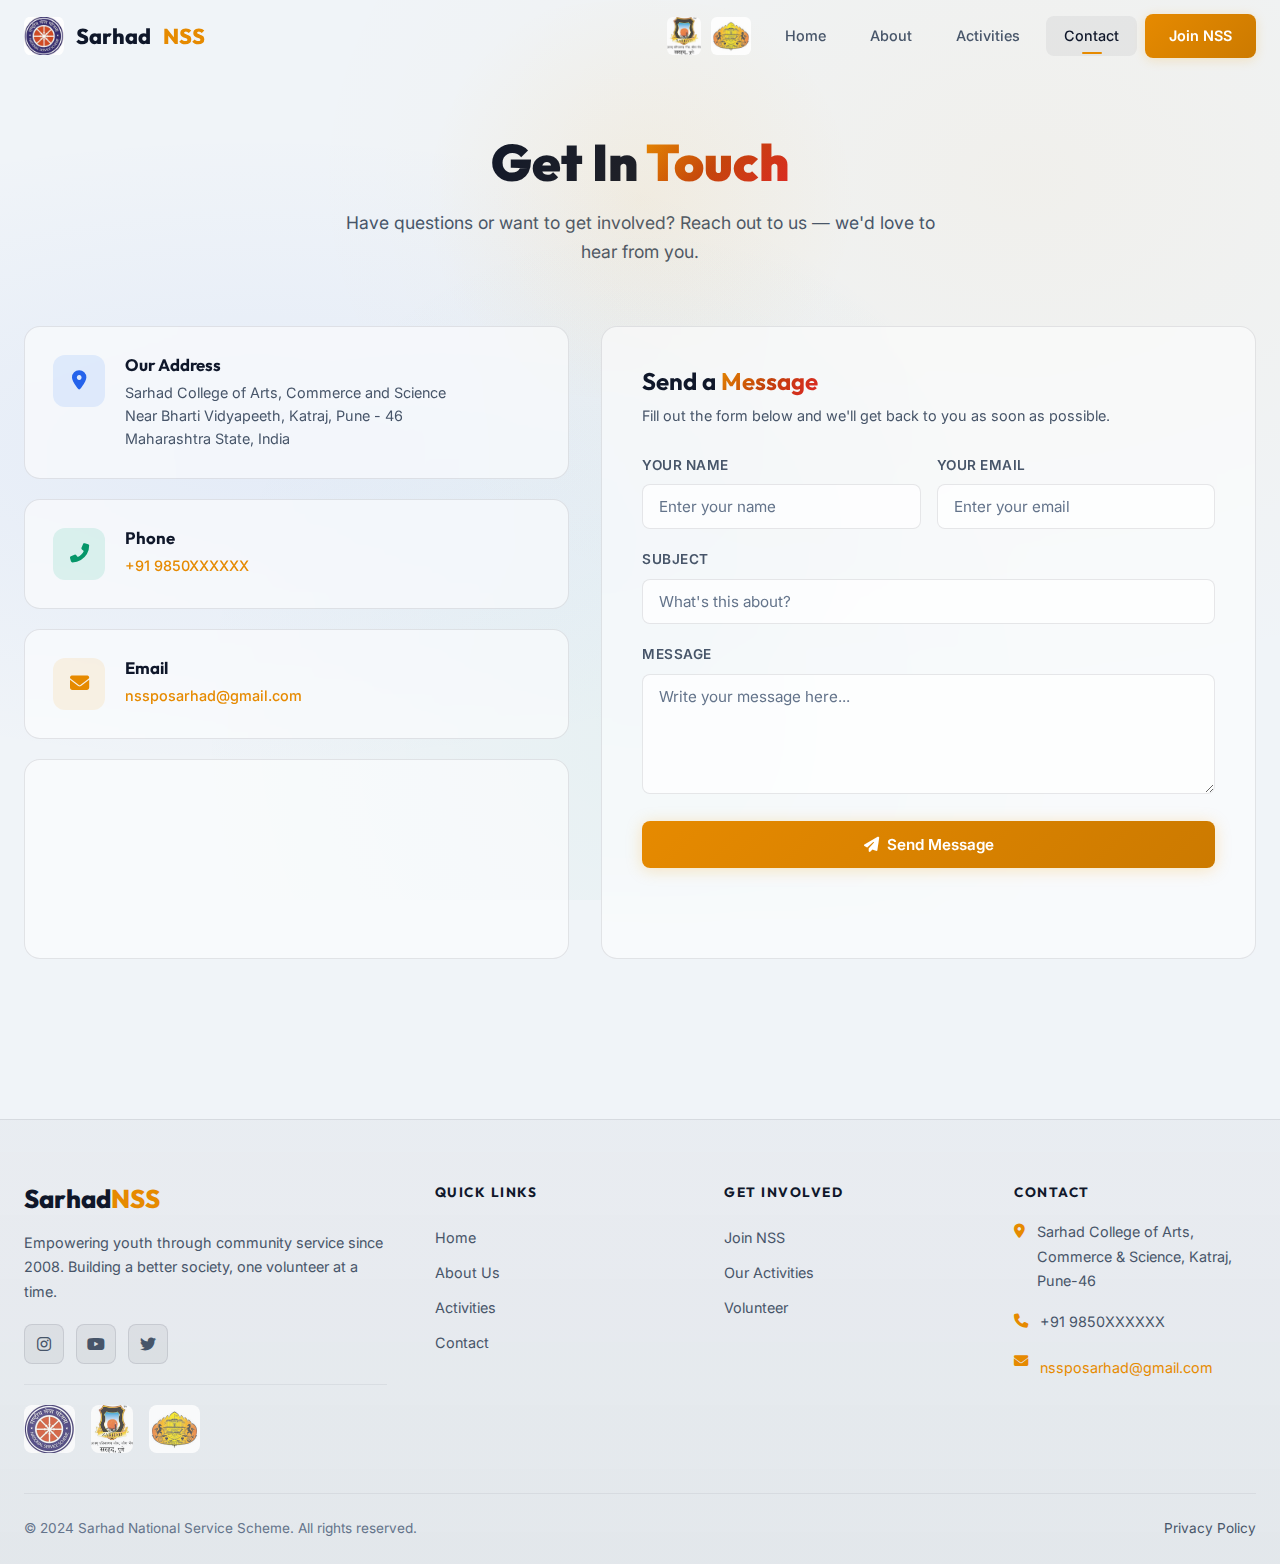
<file: contactus.html>
<!DOCTYPE html>
<html lang="en">

<head>
    <meta charset="UTF-8">
    <meta name="viewport" content="width=device-width, initial-scale=1.0">
    <meta name="description"
        content="Get in touch with Sarhad NSS — contact details, send a message, or find us at Sarhad College, Katraj, Pune.">
    <title>Contact Us — Sarhad NSS</title>
    <link rel="stylesheet" href="shared.css">
    <link rel="stylesheet" href="https://cdnjs.cloudflare.com/ajax/libs/font-awesome/6.6.0/css/all.min.css">
    <style>
        /* ── Contact page styles ── */
        .page-header {
            padding: calc(var(--nav-height) + 60px) 0 60px;
            text-align: center;
            position: relative;
        }

        .page-header::before {
            content: '';
            position: absolute;
            top: 0;
            left: 50%;
            transform: translateX(-50%);
            width: 600px;
            height: 400px;
            background: radial-gradient(circle, rgba(245, 158, 11, 0.08), transparent 60%);
            border-radius: 50%;
            pointer-events: none;
        }

        .page-header h1 {
            font-size: clamp(2.2rem, 5vw, 3.2rem);
            font-weight: 900;
            margin-bottom: 16px;
        }

        .page-header p {
            color: var(--text-secondary);
            font-size: 1.1rem;
            max-width: 600px;
            margin: 0 auto;
        }

        /* Contact Grid */
        .contact-grid {
            display: grid;
            grid-template-columns: 1fr 1.2fr;
            gap: 32px;
        }

        /* Contact info cards */
        .contact-info-section {
            display: flex;
            flex-direction: column;
            gap: 20px;
        }

        .contact-card {
            background: var(--bg-glass);
            backdrop-filter: blur(20px);
            border: 1px solid var(--border-glass);
            border-radius: var(--radius-lg);
            padding: 28px;
            display: flex;
            align-items: flex-start;
            gap: 20px;
            transition: all var(--transition-normal);
        }

        .contact-card:hover {
            background: var(--bg-card-hover);
            transform: translateY(-4px);
            box-shadow: var(--shadow-md);
        }

        .contact-card .card-icon {
            width: 52px;
            height: 52px;
            border-radius: var(--radius-md);
            display: flex;
            align-items: center;
            justify-content: center;
            font-size: 1.2rem;
            flex-shrink: 0;
        }

        .contact-card:nth-child(1) .card-icon {
            background: rgba(59, 130, 246, 0.12);
            color: var(--info);
        }

        .contact-card:nth-child(2) .card-icon {
            background: rgba(16, 185, 129, 0.12);
            color: var(--success);
        }

        .contact-card:nth-child(3) .card-icon {
            background: rgba(245, 158, 11, 0.1);
            color: var(--accent);
        }

        .contact-card h3 {
            font-size: 1.05rem;
            margin-bottom: 6px;
        }

        .contact-card p {
            color: var(--text-secondary);
            font-size: 0.9rem;
            line-height: 1.6;
        }

        .contact-card a {
            color: var(--accent);
            font-weight: 500;
        }

        .contact-card a:hover {
            text-decoration: underline;
        }

        /* Map placeholder */
        .map-card {
            background: var(--bg-glass);
            border: 1px solid var(--border-glass);
            border-radius: var(--radius-lg);
            overflow: hidden;
            height: 200px;
            display: flex;
            align-items: center;
            justify-content: center;
            flex-direction: column;
            gap: 8px;
            color: var(--text-muted);
        }

        .map-card i {
            font-size: 2rem;
            color: var(--text-muted);
        }

        .map-card iframe {
            width: 100%;
            height: 100%;
            border: none;
        }

        /* Message form */
        .message-form-card {
            background: var(--bg-glass);
            backdrop-filter: blur(20px);
            border: 1px solid var(--border-glass);
            border-radius: var(--radius-lg);
            padding: 40px;
        }

        .message-form-card h2 {
            font-size: 1.5rem;
            margin-bottom: 8px;
        }

        .message-form-card .subtitle {
            color: var(--text-secondary);
            font-size: 0.9rem;
            margin-bottom: 28px;
        }

        .form-group {
            margin-bottom: 20px;
        }

        .form-group label {
            display: block;
            font-size: 0.85rem;
            font-weight: 600;
            color: var(--text-secondary);
            margin-bottom: 8px;
            text-transform: uppercase;
            letter-spacing: 0.5px;
        }

        .form-group input,
        .form-group textarea {
            width: 100%;
            padding: 12px 16px;
            background: rgba(255, 255, 255, 0.7);
            border: 1px solid var(--border-glass);
            border-radius: var(--radius-sm);
            color: var(--text-primary);
            font-size: 0.95rem;
            font-family: 'Inter', sans-serif;
            transition: all var(--transition-fast);
            outline: none;
        }

        .form-group input:focus,
        .form-group textarea:focus {
            border-color: var(--accent);
            background: rgba(255, 255, 255, 0.9);
            box-shadow: 0 0 0 3px rgba(245, 158, 11, 0.1);
        }

        .form-group input::placeholder,
        .form-group textarea::placeholder {
            color: var(--text-muted);
        }

        .form-group textarea {
            min-height: 120px;
            resize: vertical;
        }

        .form-row {
            display: grid;
            grid-template-columns: 1fr 1fr;
            gap: 16px;
        }

        /* Success message */
        .success-message {
            display: none;
            padding: 16px 20px;
            background: rgba(16, 185, 129, 0.1);
            border: 1px solid rgba(16, 185, 129, 0.3);
            border-radius: var(--radius-sm);
            color: var(--success);
            font-size: 0.9rem;
            align-items: center;
            gap: 10px;
            margin-top: 16px;
        }

        .success-message.show {
            display: flex;
        }

        @media (max-width: 1024px) {
            .contact-grid {
                grid-template-columns: 1fr;
            }
        }

        @media (max-width: 600px) {
            .form-row {
                grid-template-columns: 1fr;
            }

            .message-form-card {
                padding: 24px;
            }
        }
    </style>
</head>

<body>
    <!-- Navigation -->
    <nav class="navbar" id="navbar">
        <div class="container">
            <a href="index.html" class="nav-logo">
                <div class="logo-icon"><img src="logos/nss.jpg" alt="NSS Logo"></div>
                Sarhad<span>NSS</span>
            </a>
            <div class="nav-logos-strip">
                <img src="logos/clg.jpg" alt="Sarhad College Logo" title="Sarhad College">
                <img src="logos/sppu.jpg" alt="SPPU Logo" title="Savitribai Phule Pune University">
            </div>
            <div class="nav-links" id="navLinks">
                <a href="index.html">Home</a>
                <a href="aboutus.html">About</a>
                <a href="activities.html">Activities</a>
                <a href="contactus.html" class="active">Contact</a>
                <a href="register.html" class="nav-cta">Join NSS</a>
            </div>
            <button class="hamburger" id="hamburger" aria-label="Toggle navigation">
                <span></span>
                <span></span>
                <span></span>
            </button>
        </div>
    </nav>
    <div class="nav-overlay" id="navOverlay"></div>

    <main>
        <section class="page-header">
            <div class="container">
                <h1>Get In <span class="gradient-text">Touch</span></h1>
                <p>Have questions or want to get involved? Reach out to us — we'd love to hear from you.</p>
            </div>
        </section>

        <section class="section-padding" style="padding-top: 0;">
            <div class="container">
                <div class="contact-grid">
                    <!-- Left: Contact Info -->
                    <div class="contact-info-section fade-in">
                        <div class="contact-card">
                            <div class="card-icon">
                                <i class="fas fa-map-marker-alt"></i>
                            </div>
                            <div>
                                <h3>Our Address</h3>
                                <p>Sarhad College of Arts, Commerce and Science<br>
                                    Near Bharti Vidyapeeth, Katraj, Pune - 46<br>
                                    Maharashtra State, India</p>
                            </div>
                        </div>

                        <div class="contact-card">
                            <div class="card-icon">
                                <i class="fas fa-phone-alt"></i>
                            </div>
                            <div>
                                <h3>Phone</h3>
                                <p><a href="tel:+919850XXXXXX">+91 9850XXXXXX</a></p>
                            </div>
                        </div>

                        <div class="contact-card">
                            <div class="card-icon">
                                <i class="fas fa-envelope"></i>
                            </div>
                            <div>
                                <h3>Email</h3>
                                <p><a href="mailto:nssposarhad@gmail.com">nssposarhad@gmail.com</a></p>
                            </div>
                        </div>

                        <!-- Map -->
                        <div class="map-card">
                            <iframe
                                src="https://www.google.com/maps/embed?pb=!1m18!1m12!1m3!1d3784.2965131376563!2d73.85631247508875!3d18.45715068262753!2m3!1f0!2f0!3f0!3m2!1i1024!2i768!4f13.1!3m3!1m2!1s0x3bc2eacd0c4cc703%3A0xce0bbd86dee6fad9!2sSarhad%20College%20of%20Arts%2C%20Commerce%20%26%20Science%20College!5e0!3m2!1sen!2sin!4v1709000000000!5m2!1sen!2sin"
                                allowfullscreen="" loading="lazy" referrerpolicy="no-referrer-when-downgrade"></iframe>
                        </div>
                    </div>

                    <!-- Right: Message Form -->
                    <div class="message-form-card fade-in fade-in-delay-1">
                        <h2>Send a <span class="gradient-text">Message</span></h2>
                        <p class="subtitle">Fill out the form below and we'll get back to you as soon as possible.</p>

                        <form id="contactForm">
                            <div class="form-row">
                                <div class="form-group">
                                    <label for="contact-name">Your Name</label>
                                    <input type="text" id="contact-name" name="name" placeholder="Enter your name"
                                        required>
                                </div>
                                <div class="form-group">
                                    <label for="contact-email">Your Email</label>
                                    <input type="email" id="contact-email" name="email" placeholder="Enter your email"
                                        required>
                                </div>
                            </div>
                            <div class="form-group">
                                <label for="contact-subject">Subject</label>
                                <input type="text" id="contact-subject" name="subject" placeholder="What's this about?">
                            </div>
                            <div class="form-group">
                                <label for="contact-message">Message</label>
                                <textarea id="contact-message" name="message" placeholder="Write your message here..."
                                    required></textarea>
                            </div>
                            <button type="submit" class="btn btn-primary" style="width: 100%; justify-content: center;"
                                id="submitBtn">
                                <i class="fas fa-paper-plane"></i> Send Message
                            </button>
                            <div class="success-message" id="successMessage">
                                <i class="fas fa-check-circle"></i>
                                Your message has been sent successfully! We'll get back to you soon.
                            </div>
                        </form>
                    </div>
                </div>
            </div>
        </section>
    </main>

    <!-- Footer -->
    <footer class="site-footer">
        <div class="container">
            <div class="footer-grid">
                <div class="footer-brand">
                    <h3>Sarhad<span>NSS</span></h3>
                    <p>Empowering youth through community service since 2008. Building a better society, one volunteer
                        at a time.</p>
                    <div class="footer-social">
                        <a href="#" aria-label="Instagram"><i class="fab fa-instagram"></i></a>
                        <a href="#" aria-label="YouTube"><i class="fab fa-youtube"></i></a>
                        <a href="#" aria-label="Twitter"><i class="fab fa-twitter"></i></a>
                    </div>
                    <div class="footer-logos-strip">
                        <img src="logos/nss.jpg" alt="NSS Logo" title="NSS">
                        <img src="logos/clg.jpg" alt="Sarhad College Logo" title="Sarhad College">
                        <img src="logos/sppu.jpg" alt="SPPU Logo" title="SPPU">
                    </div>
                </div>
                <div class="footer-col">
                    <h4>Quick Links</h4>
                    <a href="index.html">Home</a>
                    <a href="aboutus.html">About Us</a>
                    <a href="activities.html">Activities</a>
                    <a href="contactus.html">Contact</a>
                </div>
                <div class="footer-col">
                    <h4>Get Involved</h4>
                    <a href="register.html">Join NSS</a>
                    <a href="activities.html">Our Activities</a>
                    <a href="contactus.html">Volunteer</a>
                </div>
                <div class="footer-col">
                    <h4>Contact</h4>
                    <div class="contact-item">
                        <i class="fas fa-map-marker-alt"></i>
                        <p>Sarhad College of Arts, Commerce & Science, Katraj, Pune-46</p>
                    </div>
                    <div class="contact-item">
                        <i class="fas fa-phone"></i>
                        <p>+91 9850XXXXXX</p>
                    </div>
                    <div class="contact-item">
                        <i class="fas fa-envelope"></i>
                        <p><a href="mailto:nssposarhad@gmail.com"
                                style="color: var(--accent);">nssposarhad@gmail.com</a></p>
                    </div>
                </div>
            </div>
            <div class="footer-bottom">
                <p>© 2024 Sarhad National Service Scheme. All rights reserved.</p>
                <a href="#">Privacy Policy</a>
            </div>
        </div>
    </footer>

    <script src="shared.js"></script>
    <script>
        document.addEventListener('DOMContentLoaded', () => {
            const form = document.getElementById('contactForm');
            const successMsg = document.getElementById('successMessage');

            form.addEventListener('submit', (event) => {
                event.preventDefault();

                const name = form.querySelector('#contact-name').value.trim();
                const email = form.querySelector('#contact-email').value.trim();
                const subject = form.querySelector('#contact-subject').value.trim();
                const message = form.querySelector('#contact-message').value.trim();

                if (name === '' || email === '' || message === '') {
                    return;
                }

                const contactMessage = {
                    name,
                    email,
                    subject,
                    message,
                    timestamp: new Date().toISOString()
                };

                // Store in local storage
                try {
                    const messages = JSON.parse(localStorage.getItem('nss_contact_messages') || '[]');
                    messages.push(contactMessage);
                    localStorage.setItem('nss_contact_messages', JSON.stringify(messages));
                    console.log('Contact message saved to localStorage:', contactMessage);
                } catch (e) {
                    console.error('Error saving to localStorage:', e);
                }

                // Show success message
                successMsg.classList.add('show');
                form.reset();

                // Hide after 5 seconds
                setTimeout(() => {
                    successMsg.classList.remove('show');
                }, 5000);
            });
        });
    </script>
</body>

</html>
</file>
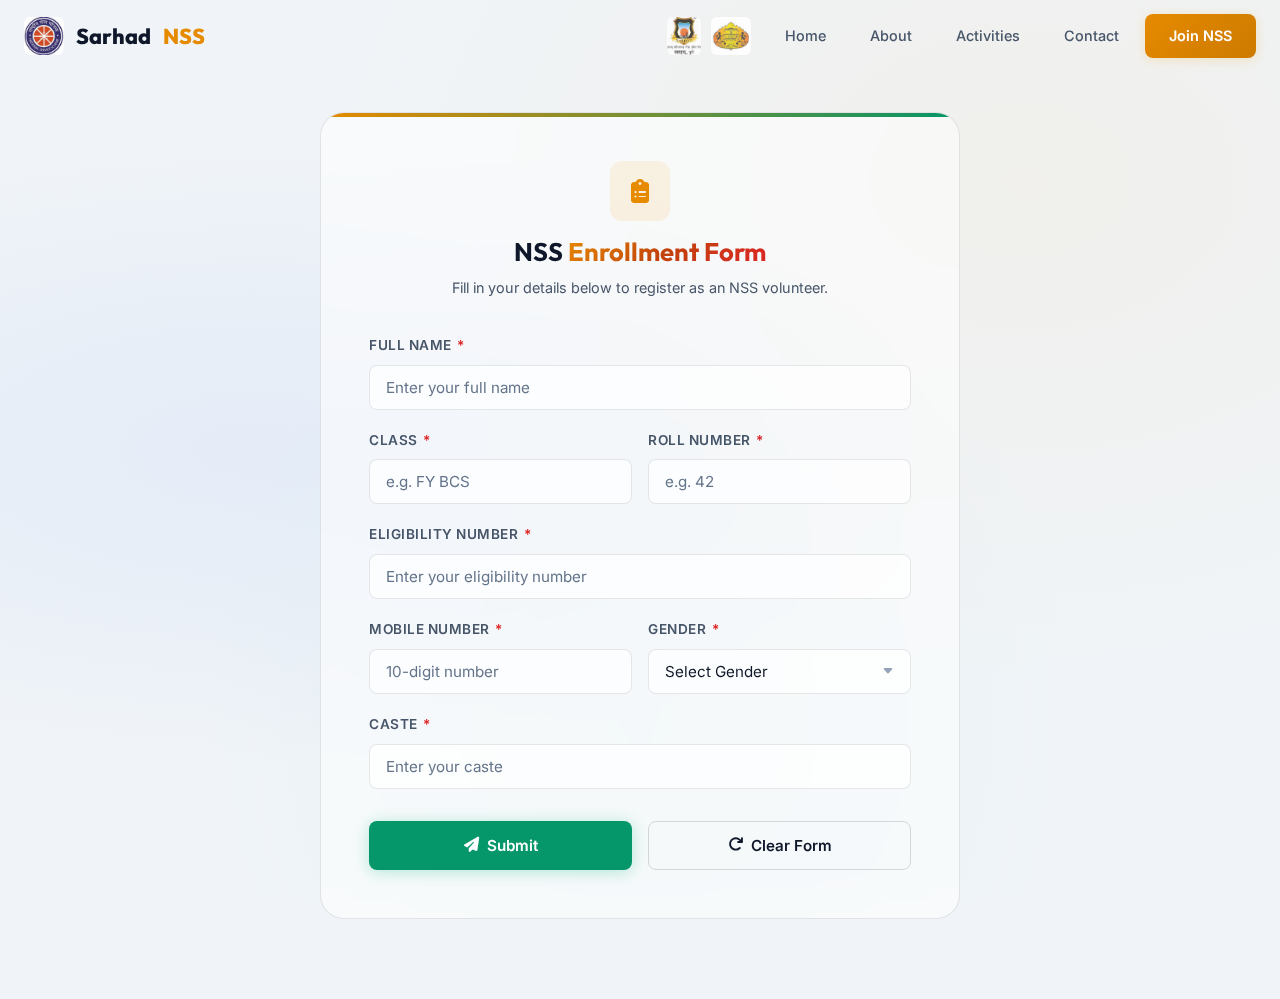
<file: form.html>
<!DOCTYPE html>
<html lang="en">

<head>
    <meta charset="UTF-8">
    <meta name="viewport" content="width=device-width, initial-scale=1.0">
    <meta name="description" content="NSS Enrollment Form — Register as a volunteer at Sarhad College NSS unit.">
    <title>Enrollment Form — Sarhad NSS</title>
    <link rel="stylesheet" href="shared.css">
    <link rel="stylesheet" href="https://cdnjs.cloudflare.com/ajax/libs/font-awesome/6.6.0/css/all.min.css">
    <style>
        /* ── Form page styles ── */
        .form-page {
            min-height: 100vh;
            display: flex;
            align-items: center;
            justify-content: center;
            padding: calc(var(--nav-height) + 40px) 24px 80px;
        }

        .enrollment-card {
            background: var(--bg-glass);
            backdrop-filter: blur(20px);
            border: 1px solid var(--border-glass);
            border-radius: var(--radius-xl);
            padding: 48px;
            max-width: 640px;
            width: 100%;
            position: relative;
            overflow: hidden;
        }

        .enrollment-card::before {
            content: '';
            position: absolute;
            top: 0;
            left: 0;
            right: 0;
            height: 4px;
            background: linear-gradient(90deg, var(--accent), var(--success));
        }

        .form-header {
            text-align: center;
            margin-bottom: 36px;
        }

        .form-header .form-icon {
            width: 60px;
            height: 60px;
            border-radius: var(--radius-md);
            background: rgba(245, 158, 11, 0.1);
            display: flex;
            align-items: center;
            justify-content: center;
            margin: 0 auto 16px;
            font-size: 1.5rem;
            color: var(--accent);
        }

        .form-header h1 {
            font-size: 1.6rem;
            margin-bottom: 8px;
        }

        .form-header p {
            color: var(--text-secondary);
            font-size: 0.9rem;
        }

        /* Form fields */
        .form-group {
            margin-bottom: 20px;
        }

        .form-group label {
            display: block;
            font-size: 0.85rem;
            font-weight: 600;
            color: var(--text-secondary);
            margin-bottom: 8px;
            text-transform: uppercase;
            letter-spacing: 0.5px;
        }

        .form-group label .required {
            color: var(--danger);
            margin-left: 2px;
        }

        .form-group input,
        .form-group select {
            width: 100%;
            padding: 12px 16px;
            background: rgba(255, 255, 255, 0.7);
            border: 1px solid var(--border-glass);
            border-radius: var(--radius-sm);
            color: var(--text-primary);
            font-size: 0.95rem;
            font-family: 'Inter', sans-serif;
            transition: all var(--transition-fast);
            outline: none;
        }

        .form-group input:focus,
        .form-group select:focus {
            border-color: var(--accent);
            background: rgba(255, 255, 255, 0.9);
            box-shadow: 0 0 0 3px rgba(245, 158, 11, 0.1);
        }

        .form-group input::placeholder {
            color: var(--text-muted);
        }

        .form-group select {
            cursor: pointer;
            appearance: none;
            -webkit-appearance: none;
            background-image: url("data:image/svg+xml,%3Csvg xmlns='http://www.w3.org/2000/svg' width='12' height='12' fill='%2394a3b8' viewBox='0 0 16 16'%3E%3Cpath d='M7.247 11.14 2.451 5.658C1.885 5.013 2.345 4 3.204 4h9.592a1 1 0 0 1 .753 1.659l-4.796 5.48a1 1 0 0 1-1.506 0z'/%3E%3C/svg%3E");
            background-repeat: no-repeat;
            background-position: calc(100% - 16px) center;
        }

        .form-group select option {
            background: var(--bg-body);
            color: var(--text-primary);
        }

        .form-row {
            display: grid;
            grid-template-columns: 1fr 1fr;
            gap: 16px;
        }

        .form-actions {
            display: grid;
            grid-template-columns: 1fr 1fr;
            gap: 16px;
            margin-top: 32px;
        }

        .form-actions .btn {
            justify-content: center;
            padding: 14px 24px;
            font-size: 0.95rem;
        }

        /* Validation error */
        .form-group.error input,
        .form-group.error select {
            border-color: var(--danger);
        }

        .form-group .error-text {
            display: none;
            color: var(--danger);
            font-size: 0.8rem;
            margin-top: 6px;
        }

        .form-group.error .error-text {
            display: block;
        }

        /* Success message */
        .success-overlay {
            display: none;
            position: absolute;
            inset: 0;
            background: var(--bg-body);
            z-index: 10;
            flex-direction: column;
            align-items: center;
            justify-content: center;
            text-align: center;
            padding: 40px;
            animation: fadeIn 0.4s ease-out;
        }

        .success-overlay.active {
            display: flex;
        }

        .success-overlay .success-icon {
            width: 80px;
            height: 80px;
            background: rgba(5, 150, 105, 0.1);
            color: var(--success);
            border-radius: 50%;
            display: flex;
            align-items: center;
            justify-content: center;
            font-size: 2.5rem;
            margin-bottom: 24px;
            animation: scaleIn 0.5s cubic-bezier(0.175, 0.885, 0.32, 1.275);
        }

        .success-overlay h2 {
            margin-bottom: 12px;
            color: var(--text-primary);
        }

        .success-overlay p {
            color: var(--text-secondary);
            font-size: 1.1rem;
            max-width: 400px;
            margin-bottom: 32px;
        }

        @keyframes scaleIn {
            from {
                transform: scale(0);
                opacity: 0;
            }

            to {
                transform: scale(1);
                opacity: 1;
            }
        }

        @media (max-width: 600px) {
            .enrollment-card {
                padding: 32px 20px;
            }

            .form-row,
            .form-actions {
                grid-template-columns: 1fr;
            }
        }
    </style>
</head>

<body>
    <!-- Navigation -->
    <nav class="navbar" id="navbar">
        <div class="container">
            <a href="index.html" class="nav-logo">
                <div class="logo-icon"><img src="logos/nss.jpg" alt="NSS Logo"></div>
                Sarhad<span>NSS</span>
            </a>
            <div class="nav-logos-strip">
                <img src="logos/clg.jpg" alt="Sarhad College Logo" title="Sarhad College">
                <img src="logos/sppu.jpg" alt="SPPU Logo" title="Savitribai Phule Pune University">
            </div>
            <div class="nav-links" id="navLinks">
                <a href="index.html">Home</a>
                <a href="aboutus.html">About</a>
                <a href="activities.html">Activities</a>
                <a href="contactus.html">Contact</a>
                <a href="register.html" class="nav-cta">Join NSS</a>
            </div>
            <button class="hamburger" id="hamburger" aria-label="Toggle navigation">
                <span></span>
                <span></span>
                <span></span>
            </button>
        </div>
    </nav>
    <div class="nav-overlay" id="navOverlay"></div>

    <main>
        <section class="form-page">
            <div class="enrollment-card">
                <div class="form-header">
                    <div class="form-icon"><i class="fas fa-clipboard-list"></i></div>
                    <h1>NSS <span class="gradient-text">Enrollment Form</span></h1>
                    <p>Fill in your details below to register as an NSS volunteer.</p>
                </div>

                <div class="success-overlay" id="successOverlay">
                    <div class="success-icon"><i class="fas fa-check-circle"></i></div>
                    <h2>Submission Successful!</h2>
                    <p>Thank You, we will analyze the details and inform you about your registration.</p>
                    <button class="btn btn-primary" onclick="window.location.href='index.html'">Go to Home</button>
                    <button class="btn btn-outline" style="margin-left: 10px;" onclick="location.reload()">Back to
                        Form</button>
                </div>

                <form id="enrollmentForm">
                    <div class="form-group">
                        <label for="Name">Full Name <span class="required">*</span></label>
                        <input type="text" id="Name" name="Name" placeholder="Enter your full name" required>
                        <span class="error-text">Please enter your name</span>
                    </div>

                    <div class="form-row">
                        <div class="form-group">
                            <label for="Class">Class <span class="required">*</span></label>
                            <input type="text" id="Class" name="Class" placeholder="e.g. FY BCS" required>
                            <span class="error-text">Please enter your class</span>
                        </div>
                        <div class="form-group">
                            <label for="RollNo">Roll Number <span class="required">*</span></label>
                            <input type="text" id="RollNo" name="RollNo" placeholder="e.g. 42" required>
                            <span class="error-text">Please enter your roll number</span>
                        </div>
                    </div>

                    <div class="form-group">
                        <label for="Eligibility">Eligibility Number <span class="required">*</span></label>
                        <input type="text" id="Eligibility" name="Eligibility"
                            placeholder="Enter your eligibility number" required>
                        <span class="error-text">Please enter your eligibility number</span>
                    </div>

                    <div class="form-row">
                        <div class="form-group">
                            <label for="MobileNo">Mobile Number <span class="required">*</span></label>
                            <input type="tel" id="MobileNo" name="MobileNo" placeholder="10-digit number" required>
                            <span class="error-text">Enter a valid 10-digit number</span>
                        </div>
                        <div class="form-group">
                            <label for="Gender">Gender <span class="required">*</span></label>
                            <select name="Gender" id="Gender" required>
                                <option value="">Select Gender</option>
                                <option value="Male">Male</option>
                                <option value="Female">Female</option>
                                <option value="Other">Other</option>
                            </select>
                            <span class="error-text">Please select your gender</span>
                        </div>
                    </div>

                    <div class="form-group">
                        <label for="Cast">Caste <span class="required">*</span></label>
                        <input type="text" id="Cast" name="Cast" placeholder="Enter your caste" required>
                        <span class="error-text">Please enter your caste</span>
                    </div>

                    <div class="form-actions">
                        <button type="submit" class="btn btn-success" name="Register">
                            <i class="fas fa-paper-plane"></i> Submit
                        </button>
                        <button type="reset" class="btn btn-outline">
                            <i class="fas fa-redo"></i> Clear Form
                        </button>
                    </div>
                </form>
            </div>
        </section>
    </main>

    <script src="shared.js"></script>
    <script>
        const enrollmentForm = document.getElementById('enrollmentForm');

        enrollmentForm.addEventListener('submit', function (event) {
            event.preventDefault();

            let isValid = true;
            const fields = ['Name', 'Class', 'RollNo', 'Eligibility', 'MobileNo', 'Gender', 'Cast'];

            // Clear previous errors
            document.querySelectorAll('.form-group').forEach(g => g.classList.remove('error'));

            const formData = {};

            fields.forEach(id => {
                const el = document.getElementById(id);
                const val = el.value.trim();
                formData[id] = val;

                if (val === '') {
                    el.closest('.form-group').classList.add('error');
                    isValid = false;
                }
            });

            // Mobile number validation
            const mobileNo = document.getElementById('MobileNo').value.trim();
            if (mobileNo && !/^\d{10}$/.test(mobileNo)) {
                document.getElementById('MobileNo').closest('.form-group').classList.add('error');
                isValid = false;
            }

            if (isValid) {
                // Store in local storage
                try {
                    const registrations = JSON.parse(localStorage.getItem('nss_registrations') || '[]');
                    formData.timestamp = new Date().toISOString();
                    registrations.push(formData);
                    localStorage.setItem('nss_registrations', JSON.stringify(registrations));

                    // Show success message
                    document.getElementById('successOverlay').classList.add('active');
                    enrollmentForm.reset();

                    // Console log for verification
                    console.log('Form data saved to localStorage:', formData);
                } catch (e) {
                    console.error('Error saving to localStorage:', e);
                    alert('There was an error saving your registration. Please try again.');
                }
            }
        });

        // Remove error on input
        document.querySelectorAll('.form-group input, .form-group select').forEach(el => {
            el.addEventListener('input', () => {
                el.closest('.form-group').classList.remove('error');
            });
        });
    </script>
</body>

</html>
</file>
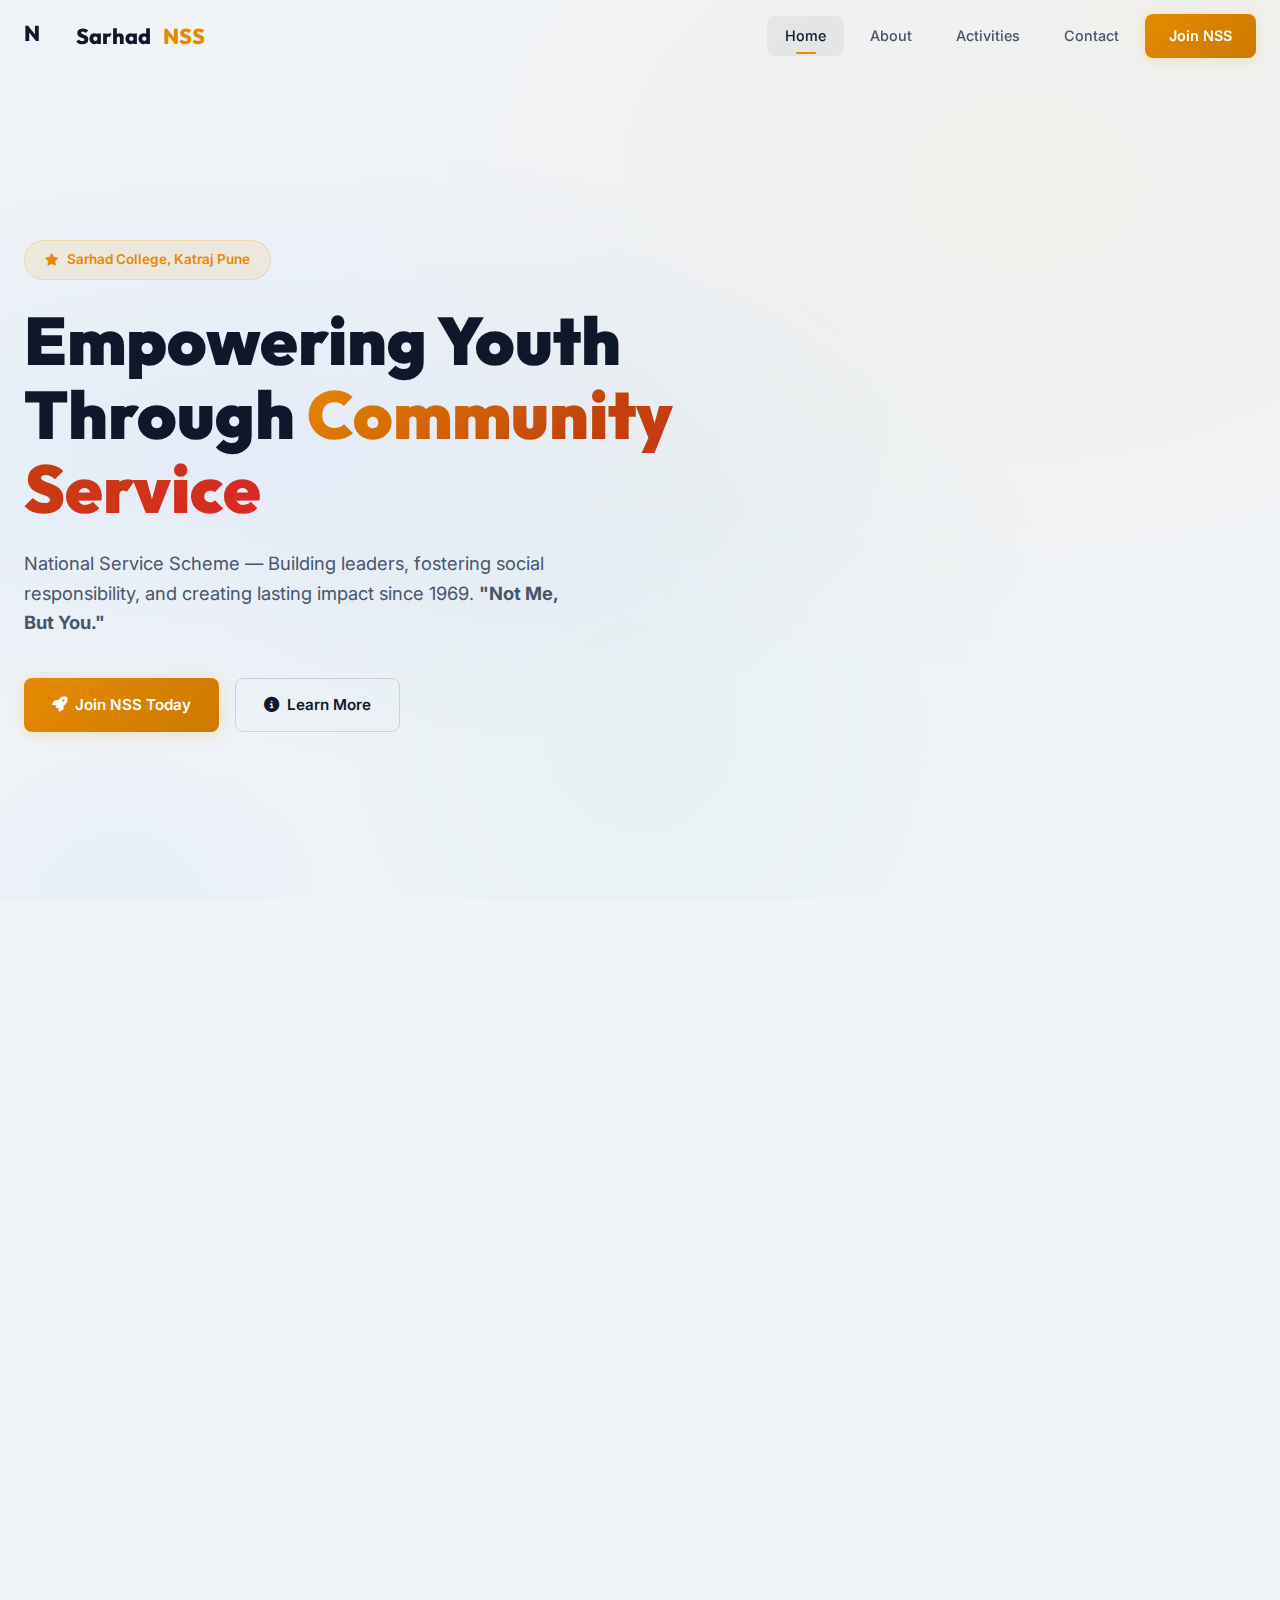
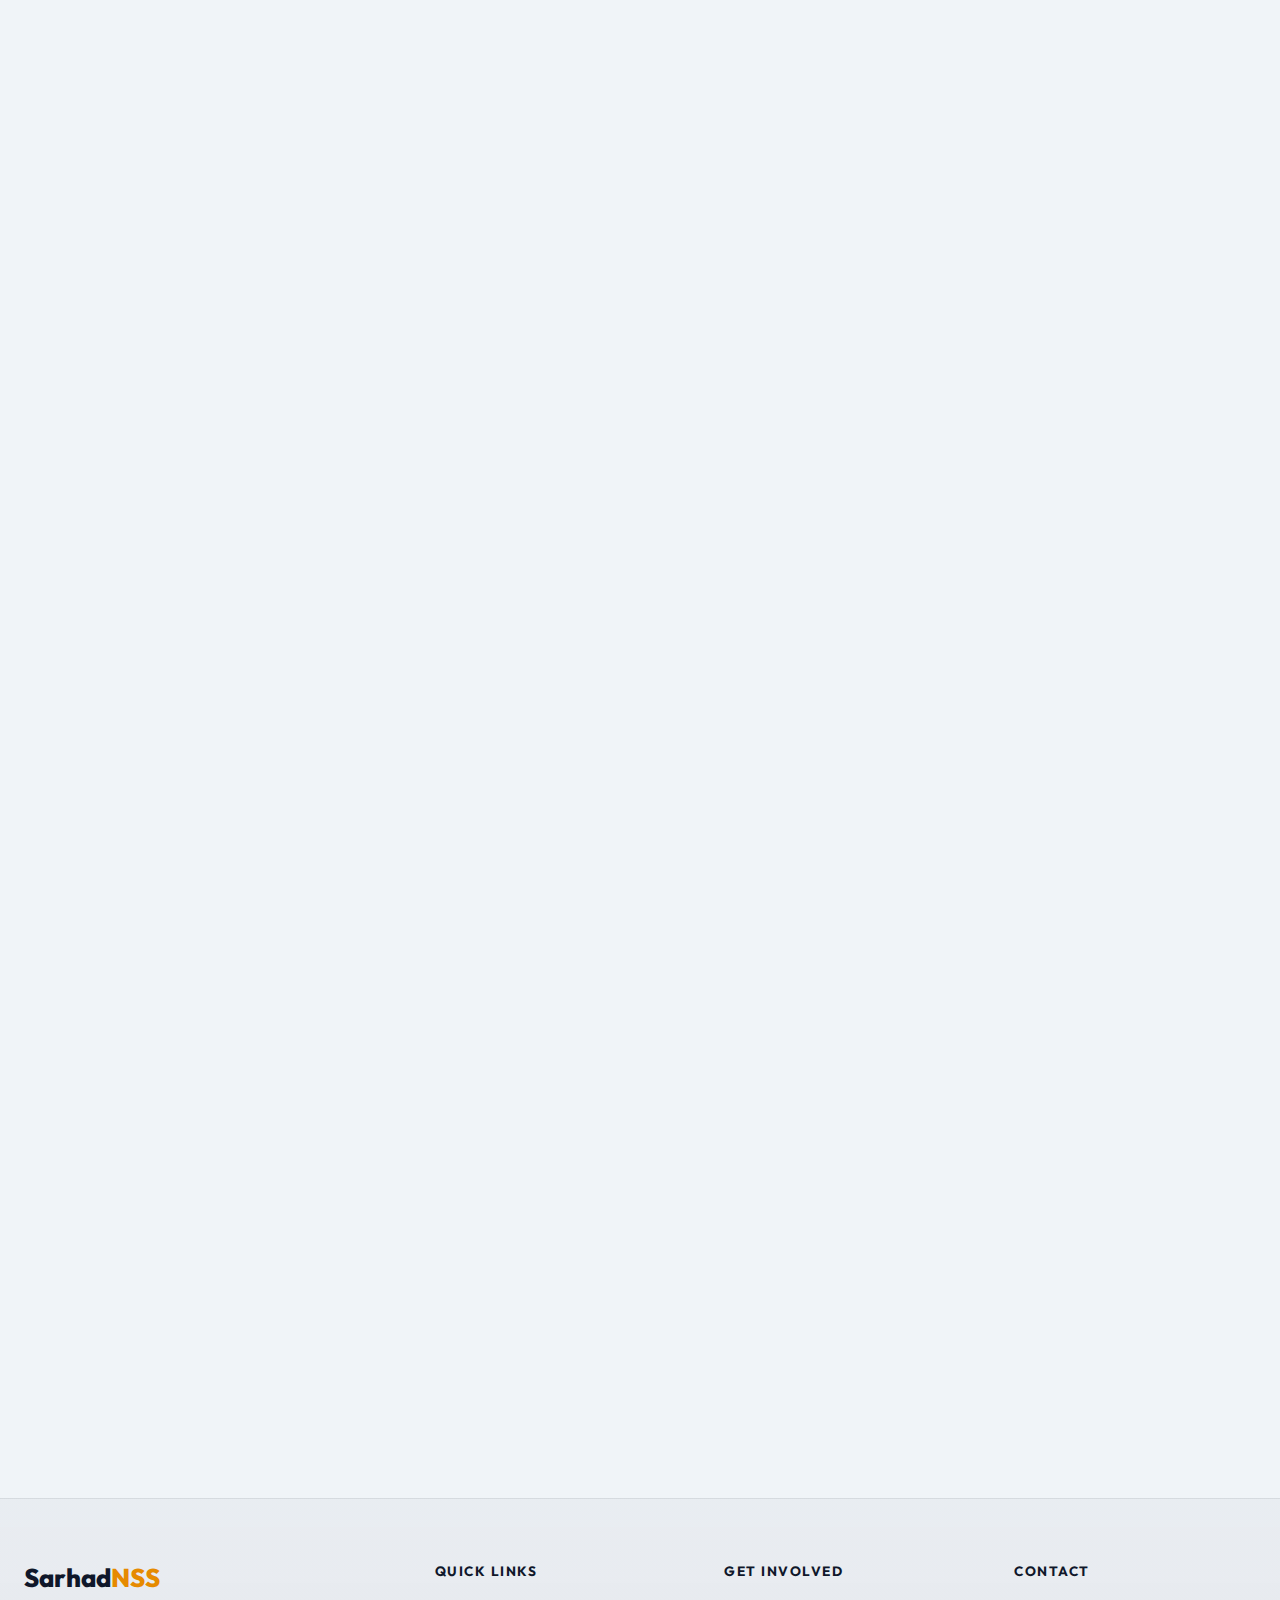
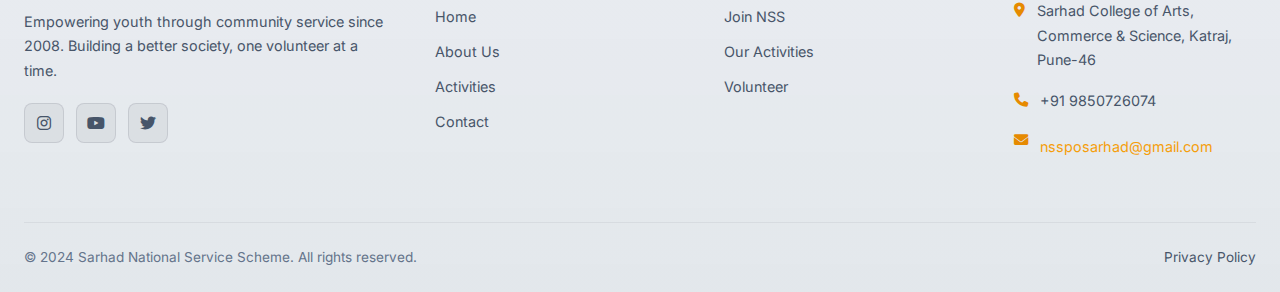
<file: Home.html>
<!DOCTYPE html>
<html lang="en">

<head>
    <meta charset="UTF-8">
    <meta name="viewport" content="width=device-width, initial-scale=1.0">
    <meta name="description" content="Sarhad NSS — National Service Scheme unit at Sarhad College of Arts, Commerce and Science, Katraj, Pune. Join us in community service and social development.">
    <title>Sarhad NSS — National Service Scheme</title>
    <link rel="stylesheet" href="shared.css">
    <link rel="stylesheet" href="https://cdnjs.cloudflare.com/ajax/libs/font-awesome/6.6.0/css/all.min.css">
    <style>
        /* ── Home-specific Styles ── */

        /* Hero Image Area */
        .hero-images {
            position: absolute;
            right: 0;
            top: 50%;
            transform: translateY(-50%);
            display: flex;
            gap: 16px;
            z-index: 1;
        }

        .hero-image-card {
            width: 180px;
            height: 220px;
            border-radius: var(--radius-lg);
            overflow: hidden;
            border: 1px solid var(--border-glass);
            box-shadow: var(--shadow-lg);
        }

        .hero-image-card img {
            width: 100%;
            height: 100%;
            object-fit: cover;
        }

        /* Announcement banner */
        .announcement-bar {
            background: linear-gradient(90deg, rgba(245, 158, 11, 0.08), rgba(59, 130, 246, 0.08), rgba(16, 185, 129, 0.08));
            border: 1px solid var(--border-glass);
            border-radius: var(--radius-md);
            padding: 14px 24px;
            display: flex;
            align-items: center;
            gap: 12px;
            margin-bottom: 48px;
            overflow: hidden;
        }

        .announcement-bar .tag {
            background: var(--accent);
            color: #0f172a;
            padding: 4px 12px;
            border-radius: 100px;
            font-size: 0.75rem;
            font-weight: 700;
            text-transform: uppercase;
            flex-shrink: 0;
        }

        .announcement-text {
            overflow: hidden;
            white-space: nowrap;
        }

        .announcement-text span {
            display: inline-block;
            animation: scroll-text 25s linear infinite;
            color: var(--text-secondary);
            font-size: 0.9rem;
        }

        @keyframes scroll-text {
            0% { transform: translateX(100%); }
            100% { transform: translateX(-100%); }
        }

        /* Name banner */
        .name-banner {
            text-align: center;
            background: linear-gradient(135deg, rgba(255, 153, 51, 0.08), rgba(255, 255, 255, 0.04), rgba(19, 136, 8, 0.08));
            border: 1px solid var(--border-glass);
            border-radius: var(--radius-lg);
            padding: 32px;
            margin-bottom: 64px;
        }

        .name-banner h2 {
            font-size: 1.6rem;
            font-weight: 800;
            margin-bottom: 8px;
            background: linear-gradient(90deg, #ff9933, var(--text-primary), #138808);
            -webkit-background-clip: text;
            -webkit-text-fill-color: transparent;
            background-clip: text;
        }

        .name-banner p {
            color: var(--text-secondary);
            font-size: 1rem;
        }

        .name-banner .divider {
            width: 60px;
            height: 3px;
            background: linear-gradient(90deg, #ff9933, white, #138808);
            margin: 12px auto;
            border-radius: 2px;
        }

        /* Vision & Mission */
        .vm-grid {
            display: grid;
            grid-template-columns: 1fr 1fr;
            gap: 32px;
            margin-bottom: 64px;
        }

        .vm-card {
            background: var(--bg-glass);
            backdrop-filter: blur(20px);
            border: 1px solid var(--border-glass);
            border-radius: var(--radius-lg);
            padding: 40px;
            position: relative;
            overflow: hidden;
            transition: all var(--transition-normal);
        }

        .vm-card::before {
            content: '';
            position: absolute;
            top: 0;
            left: 0;
            right: 0;
            height: 3px;
            background: linear-gradient(90deg, var(--accent), var(--info));
        }

        .vm-card:hover {
            background: var(--bg-card-hover);
            transform: translateY(-4px);
            box-shadow: var(--shadow-lg);
        }

        .vm-card .vm-icon {
            width: 52px;
            height: 52px;
            border-radius: var(--radius-sm);
            background: rgba(245, 158, 11, 0.12);
            display: flex;
            align-items: center;
            justify-content: center;
            font-size: 1.3rem;
            color: var(--accent-light);
            margin-bottom: 20px;
        }

        .vm-card h3 {
            font-size: 1.5rem;
            margin-bottom: 16px;
        }

        .vm-card p {
            color: var(--text-secondary);
            font-size: 0.95rem;
            line-height: 1.8;
            margin-bottom: 12px;
        }

        .vm-card .vm-point {
            display: flex;
            gap: 10px;
            margin-bottom: 10px;
            align-items: flex-start;
        }

        .vm-card .vm-point .num {
            background: rgba(245, 158, 11, 0.12);
            color: var(--accent-light);
            width: 26px;
            height: 26px;
            border-radius: var(--radius-full);
            display: flex;
            align-items: center;
            justify-content: center;
            font-size: 0.75rem;
            font-weight: 700;
            flex-shrink: 0;
            margin-top: 2px;
        }

        .vm-card .vm-point p {
            margin: 0;
        }

        /* CTA Section */
        .cta-section {
            text-align: center;
            background: var(--bg-glass);
            backdrop-filter: blur(20px);
            border: 1px solid var(--border-glass);
            border-radius: var(--radius-xl);
            padding: 64px 40px;
            margin-bottom: 64px;
            position: relative;
            overflow: hidden;
        }

        .cta-section::before {
            content: '';
            position: absolute;
            top: -80px;
            right: -80px;
            width: 250px;
            height: 250px;
            background: radial-gradient(circle, rgba(245, 158, 11, 0.1), transparent);
            border-radius: 50%;
        }

        .cta-section h2 {
            font-size: clamp(1.8rem, 4vw, 2.5rem);
            margin-bottom: 16px;
            position: relative;
        }

        .cta-section > p {
            color: var(--text-secondary);
            font-size: 1.1rem;
            max-width: 500px;
            margin: 0 auto 32px;
            position: relative;
        }

        .cta-section .btn {
            position: relative;
        }

        /* Testimonials */
        .testimonials-grid {
            display: grid;
            grid-template-columns: repeat(3, 1fr);
            gap: 24px;
            margin-top: 48px;
            position: relative;
        }

        .testimonial-card {
            background: var(--bg-glass);
            border: 1px solid var(--border-glass);
            border-radius: var(--radius-md);
            padding: 28px;
            transition: all var(--transition-normal);
        }

        .testimonial-card:hover {
            background: var(--bg-card-hover);
            transform: translateY(-4px);
            box-shadow: var(--shadow-md);
        }

        .testimonial-card .stars {
            color: var(--accent);
            font-size: 0.85rem;
            margin-bottom: 16px;
        }

        .testimonial-card blockquote {
            color: var(--text-secondary);
            font-size: 0.9rem;
            font-style: italic;
            line-height: 1.7;
            margin-bottom: 20px;
        }

        .testimonial-author {
            display: flex;
            align-items: center;
            gap: 12px;
        }

        .testimonial-avatar {
            width: 40px;
            height: 40px;
            border-radius: var(--radius-full);
            background: linear-gradient(135deg, var(--accent), var(--info));
            display: flex;
            align-items: center;
            justify-content: center;
            font-weight: 700;
            font-size: 0.85rem;
            color: white;
        }

        .testimonial-author .name {
            font-weight: 600;
            font-size: 0.9rem;
        }

        .testimonial-author .role {
            font-size: 0.8rem;
            color: var(--text-muted);
        }

        @media (max-width: 1024px) {
            .vm-grid {
                grid-template-columns: 1fr;
            }
            .testimonials-grid {
                grid-template-columns: 1fr;
            }
        }

        @media (max-width: 768px) {
            .hero-images {
                display: none;
            }
            .testimonials-grid {
                grid-template-columns: 1fr;
            }
            .cta-section {
                padding: 40px 24px;
            }
        }
    </style>
</head>

<body>
    <!-- Navigation -->
    <nav class="navbar" id="navbar">
        <div class="container">
            <a href="Home.html" class="nav-logo">
                <div class="logo-icon">N</div>
                Sarhad<span>NSS</span>
            </a>
            <div class="nav-links" id="navLinks">
                <a href="Home.html" class="active">Home</a>
                <a href="aboutus.html">About</a>
                <a href="activities.html">Activities</a>
                <a href="contactus.html">Contact</a>
                <a href="register.html" class="nav-cta">Join NSS</a>
            </div>
            <button class="hamburger" id="hamburger" aria-label="Toggle navigation">
                <span></span>
                <span></span>
                <span></span>
            </button>
        </div>
    </nav>
    <div class="nav-overlay" id="navOverlay"></div>

    <main>
        <!-- Hero Section -->
        <section class="hero">
            <div class="container">
                <div class="hero-content">
                    <div class="hero-badge">
                        <i class="fas fa-star"></i>
                        Sarhad College, Katraj Pune
                    </div>
                    <h1>Empowering Youth Through <span class="gradient-text">Community Service</span></h1>
                    <p>National Service Scheme — Building leaders, fostering social responsibility, and creating lasting impact since 1969. <strong>"Not Me, But You."</strong></p>
                    <div class="hero-buttons">
                        <a href="register.html" class="btn btn-primary">
                            <i class="fas fa-rocket"></i> Join NSS Today
                        </a>
                        <a href="aboutus.html" class="btn btn-outline">
                            <i class="fas fa-info-circle"></i> Learn More
                        </a>
                    </div>
                </div>
            </div>
        </section>

        <!-- Stats Bar -->
        <section class="section-padding">
            <div class="container">
                <div class="announcement-bar fade-in">
                    <span class="tag">News</span>
                    <div class="announcement-text">
                        <span>Welcome to the Official Website of Sarhad National Service Scheme © 2024 — Join us in making a difference in our community!</span>
                    </div>
                </div>

                <div class="stats-bar fade-in">
                    <div class="stat-item">
                        <div class="stat-number" data-count="1500" data-suffix="+">0</div>
                        <div class="stat-label">Volunteers</div>
                    </div>
                    <div class="stat-item">
                        <div class="stat-number" data-count="39" data-suffix="+">0</div>
                        <div class="stat-label">Activities</div>
                    </div>
                    <div class="stat-item">
                        <div class="stat-number" data-count="15" data-suffix="+">0</div>
                        <div class="stat-label">Years Active</div>
                    </div>
                    <div class="stat-item">
                        <div class="stat-number" data-count="5000" data-suffix="+">0</div>
                        <div class="stat-label">Lives Impacted</div>
                    </div>
                </div>

                <!-- Name Banner with Indian Tri-Color -->
                <div class="name-banner fade-in">
                    <h2>राष्ट्रीय सेवा योजना</h2>
                    <div class="divider"></div>
                    <p>National Service Scheme</p>
                </div>

                <!-- Vision & Mission -->
                <div class="vm-grid">
                    <div class="vm-card fade-in">
                        <div class="vm-icon"><i class="fas fa-eye"></i></div>
                        <h3>Our Vision</h3>
                        <p>The National Service Scheme aims to develop a sense of social responsibility and community service among students, fostering holistic development through voluntary engagement.</p>
                        <div class="vm-point">
                            <span class="num">1</span>
                            <p><strong>Promoting Social Awareness</strong> — Creating consciousness about societal challenges.</p>
                        </div>
                        <div class="vm-point">
                            <span class="num">2</span>
                            <p><strong>Encouraging Volunteerism</strong> — Instilling a spirit of selfless service.</p>
                        </div>
                        <div class="vm-point">
                            <span class="num">3</span>
                            <p><strong>Fostering National Integration</strong> — Unity through diverse collaboration.</p>
                        </div>
                        <div class="vm-point">
                            <span class="num">4</span>
                            <p><strong>Developing Leadership</strong> — Teamwork, management, and human values.</p>
                        </div>
                        <div class="vm-point">
                            <span class="num">5</span>
                            <p><strong>Enhancing Personal Growth</strong> — Practical experience alongside academics.</p>
                        </div>
                        <div class="vm-point">
                            <span class="num">6</span>
                            <p><strong>Addressing Social Issues</strong> — Health, education, environment, and rural development.</p>
                        </div>
                    </div>

                    <div class="vm-card fade-in fade-in-delay-1">
                        <div class="vm-icon"><i class="fas fa-bullseye"></i></div>
                        <h3>Our Mission</h3>
                        <p>Providing opportunities for students to participate in community service and contribute to local and national development.</p>
                        <div class="vm-point">
                            <span class="num">1</span>
                            <p><strong>Social Responsibility</strong> — Understanding one's role in society.</p>
                        </div>
                        <div class="vm-point">
                            <span class="num">2</span>
                            <p><strong>Voluntary Service</strong> — Emphasizing selfless contribution to welfare.</p>
                        </div>
                        <div class="vm-point">
                            <span class="num">3</span>
                            <p><strong>Developing Human Values</strong> — Empathy, compassion, and integrity.</p>
                        </div>
                        <div class="vm-point">
                            <span class="num">4</span>
                            <p><strong>Personal & Professional Growth</strong> — Leadership, life skills, practical experience.</p>
                        </div>
                        <div class="vm-point">
                            <span class="num">5</span>
                            <p><strong>Addressing Community Needs</strong> — Tangible impact on local issues.</p>
                        </div>
                        <div class="vm-point">
                            <span class="num">6</span>
                            <p><strong>National Integration</strong> — Students from diverse backgrounds working together.</p>
                        </div>
                        <div class="vm-point">
                            <span class="num">7</span>
                            <p><strong>Culture of Volunteerism</strong> — Active citizenship throughout life.</p>
                        </div>
                    </div>
                </div>

                <!-- CTA + Testimonials -->
                <div class="cta-section fade-in">
                    <h2>Get Involved with <span class="gradient-text">NSS!</span></h2>
                    <p>Join us in making a difference in our community. Your involvement can bring positive change!</p>
                    <a href="register.html" class="btn btn-primary">
                        <i class="fas fa-hand-holding-heart"></i> Join Us Now
                    </a>

                    <div class="testimonials-grid stagger-children">
                        <div class="testimonial-card">
                            <div class="stars">
                                <i class="fas fa-star"></i>
                                <i class="fas fa-star"></i>
                                <i class="fas fa-star"></i>
                                <i class="fas fa-star"></i>
                                <i class="fas fa-star"></i>
                            </div>
                            <blockquote>"Being a part of NSS has transformed my perspective on social responsibility. It's not just about volunteering; it's about making a lasting impact!"</blockquote>
                            <div class="testimonial-author">
                                <div class="testimonial-avatar">AB</div>
                                <div>
                                    <div class="name">Abhishek B.</div>
                                    <div class="role">NSS Volunteer</div>
                                </div>
                            </div>
                        </div>
                        <div class="testimonial-card">
                            <div class="stars">
                                <i class="fas fa-star"></i>
                                <i class="fas fa-star"></i>
                                <i class="fas fa-star"></i>
                                <i class="fas fa-star"></i>
                                <i class="fas fa-star"></i>
                            </div>
                            <blockquote>"I've developed so many skills and made lifelong friends through NSS. I highly recommend it!"</blockquote>
                            <div class="testimonial-author">
                                <div class="testimonial-avatar">MK</div>
                                <div>
                                    <div class="name">Minakshi K.</div>
                                    <div class="role">NSS Volunteer</div>
                                </div>
                            </div>
                        </div>
                        <div class="testimonial-card">
                            <div class="stars">
                                <i class="fas fa-star"></i>
                                <i class="fas fa-star"></i>
                                <i class="fas fa-star"></i>
                                <i class="fas fa-star"></i>
                                <i class="fas fa-star"></i>
                            </div>
                            <blockquote>"NSS has taught me the importance of community service and leadership. I feel empowered to make a difference!"</blockquote>
                            <div class="testimonial-author">
                                <div class="testimonial-avatar">RJ</div>
                                <div>
                                    <div class="name">Ruturaj J.</div>
                                    <div class="role">NSS Volunteer</div>
                                </div>
                            </div>
                        </div>
                    </div>
                </div>
            </div>
        </section>
    </main>

    <!-- Footer -->
    <footer class="site-footer">
        <div class="container">
            <div class="footer-grid">
                <div class="footer-brand">
                    <h3>Sarhad<span>NSS</span></h3>
                    <p>Empowering youth through community service since 2008. Building a better society, one volunteer at a time.</p>
                    <div class="footer-social">
                        <a href="#" aria-label="Instagram"><i class="fab fa-instagram"></i></a>
                        <a href="#" aria-label="YouTube"><i class="fab fa-youtube"></i></a>
                        <a href="#" aria-label="Twitter"><i class="fab fa-twitter"></i></a>
                    </div>
                </div>
                <div class="footer-col">
                    <h4>Quick Links</h4>
                    <a href="Home.html">Home</a>
                    <a href="aboutus.html">About Us</a>
                    <a href="activities.html">Activities</a>
                    <a href="contactus.html">Contact</a>
                </div>
                <div class="footer-col">
                    <h4>Get Involved</h4>
                    <a href="register.html">Join NSS</a>
                    <a href="activities.html">Our Activities</a>
                    <a href="contactus.html">Volunteer</a>
                </div>
                <div class="footer-col">
                    <h4>Contact</h4>
                    <div class="contact-item">
                        <i class="fas fa-map-marker-alt"></i>
                        <p>Sarhad College of Arts, Commerce & Science, Katraj, Pune-46</p>
                    </div>
                    <div class="contact-item">
                        <i class="fas fa-phone"></i>
                        <p>+91 9850726074</p>
                    </div>
                    <div class="contact-item">
                        <i class="fas fa-envelope"></i>
                        <p><a href="mailto:nssposarhad@gmail.com" style="color: var(--accent-light);">nssposarhad@gmail.com</a></p>
                    </div>
                </div>
            </div>
            <div class="footer-bottom">
                <p>© 2024 Sarhad National Service Scheme. All rights reserved.</p>
                <a href="#">Privacy Policy</a>
            </div>
        </div>
    </footer>

    <script src="shared.js"></script>
</body>

</html>
</file>
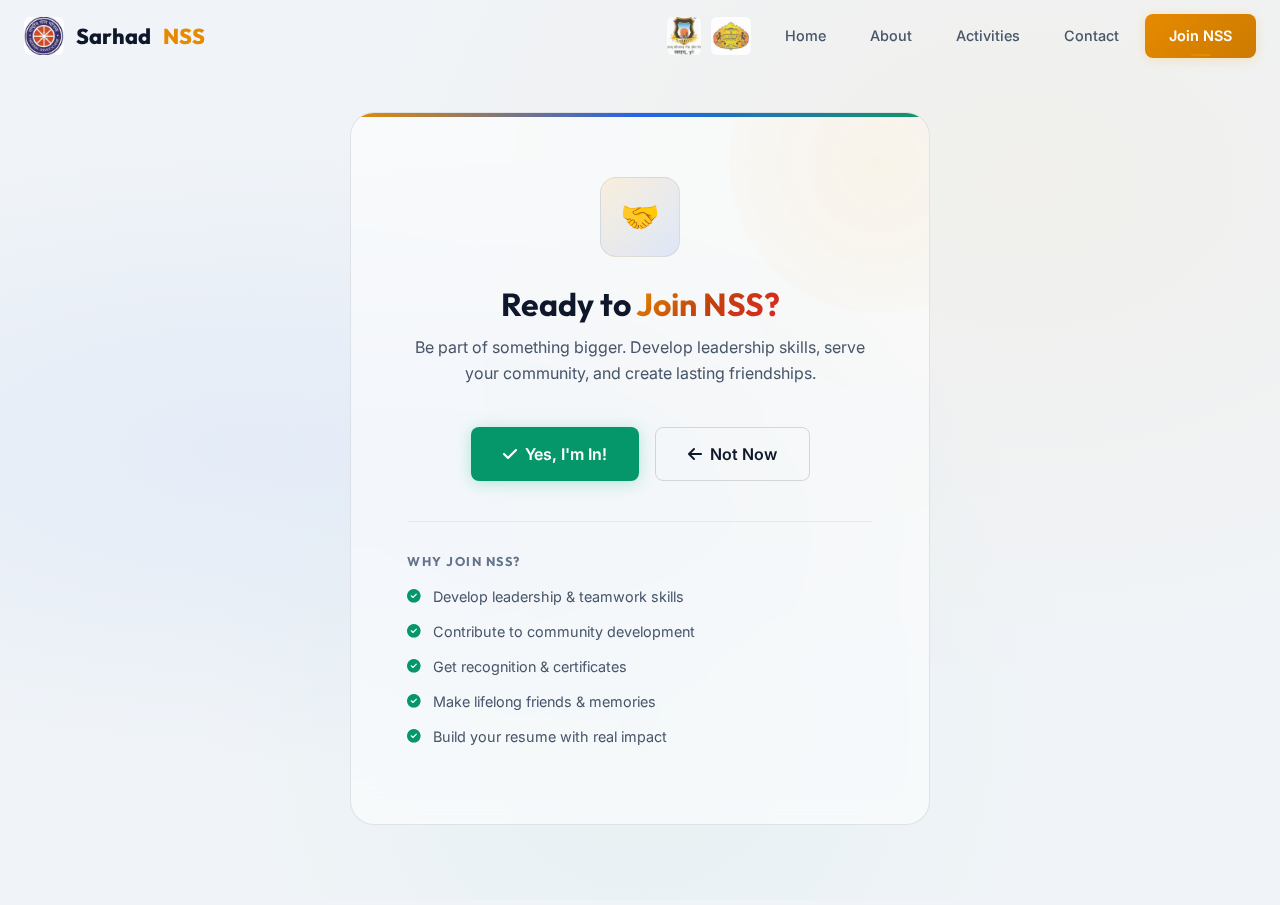
<file: register.html>
<!DOCTYPE html>
<html lang="en">

<head>
    <meta charset="UTF-8">
    <meta name="viewport" content="width=device-width, initial-scale=1.0">
    <meta name="description"
        content="Join Sarhad NSS — register as a volunteer and start making a difference in your community today.">
    <title>Join NSS — Sarhad NSS</title>
    <link rel="stylesheet" href="shared.css">
    <link rel="stylesheet" href="https://cdnjs.cloudflare.com/ajax/libs/font-awesome/6.6.0/css/all.min.css">
    <style>
        /* ── Register page styles ── */
        .register-page {
            min-height: 100vh;
            display: flex;
            align-items: center;
            justify-content: center;
            padding: calc(var(--nav-height) + 40px) 24px 80px;
        }

        .register-card {
            background: var(--bg-glass);
            backdrop-filter: blur(20px);
            border: 1px solid var(--border-glass);
            border-radius: var(--radius-xl);
            padding: 64px 56px;
            max-width: 580px;
            width: 100%;
            text-align: center;
            position: relative;
            overflow: hidden;
        }

        .register-card::before {
            content: '';
            position: absolute;
            top: 0;
            left: 0;
            right: 0;
            height: 4px;
            background: linear-gradient(90deg, var(--accent), var(--info), var(--success));
        }

        .register-card::after {
            content: '';
            position: absolute;
            top: -100px;
            right: -100px;
            width: 300px;
            height: 300px;
            background: radial-gradient(circle, rgba(245, 158, 11, 0.06), transparent);
            border-radius: 50%;
            pointer-events: none;
        }

        .register-icon {
            width: 80px;
            height: 80px;
            border-radius: var(--radius-lg);
            background: linear-gradient(135deg, rgba(245, 158, 11, 0.12), rgba(37, 99, 235, 0.12));
            border: 1px solid rgba(15, 23, 42, 0.08);
            display: flex;
            align-items: center;
            justify-content: center;
            margin: 0 auto 28px;
            font-size: 2rem;
            animation: pulse 3s ease-in-out infinite;
        }

        .register-card h1 {
            font-size: 2rem;
            margin-bottom: 12px;
        }

        .register-card>p {
            color: var(--text-secondary);
            font-size: 1rem;
            margin-bottom: 40px;
            line-height: 1.6;
        }

        .register-buttons {
            display: flex;
            gap: 16px;
            justify-content: center;
        }

        .register-buttons .btn {
            min-width: 140px;
            justify-content: center;
            font-size: 1rem;
            padding: 16px 32px;
        }

        /* Benefits list */
        .benefits-list {
            text-align: left;
            margin-top: 40px;
            padding-top: 32px;
            border-top: 1px solid var(--border-subtle);
        }

        .benefits-list h4 {
            font-size: 0.8rem;
            text-transform: uppercase;
            letter-spacing: 1.5px;
            color: var(--text-muted);
            margin-bottom: 16px;
        }

        .benefit-item {
            display: flex;
            align-items: center;
            gap: 12px;
            margin-bottom: 12px;
            color: var(--text-secondary);
            font-size: 0.9rem;
        }

        .benefit-item i {
            color: var(--success);
            font-size: 0.85rem;
            flex-shrink: 0;
        }

        @media (max-width: 600px) {
            .register-card {
                padding: 40px 24px;
            }

            .register-buttons {
                flex-direction: column;
            }
        }
    </style>
</head>

<body>
    <!-- Navigation -->
    <nav class="navbar" id="navbar">
        <div class="container">
            <a href="index.html" class="nav-logo">
                <div class="logo-icon"><img src="logos/nss.jpg" alt="NSS Logo"></div>
                Sarhad<span>NSS</span>
            </a>
            <div class="nav-logos-strip">
                <img src="logos/clg.jpg" alt="Sarhad College Logo" title="Sarhad College">
                <img src="logos/sppu.jpg" alt="SPPU Logo" title="Savitribai Phule Pune University">
            </div>
            <div class="nav-links" id="navLinks">
                <a href="index.html">Home</a>
                <a href="aboutus.html">About</a>
                <a href="activities.html">Activities</a>
                <a href="contactus.html">Contact</a>
                <a href="register.html" class="nav-cta active">Join NSS</a>
            </div>
            <button class="hamburger" id="hamburger" aria-label="Toggle navigation">
                <span></span>
                <span></span>
                <span></span>
            </button>
        </div>
    </nav>
    <div class="nav-overlay" id="navOverlay"></div>

    <main>
        <section class="register-page">
            <div class="register-card">
                <div class="register-icon">🤝</div>
                <h1>Ready to <span class="gradient-text">Join NSS?</span></h1>
                <p>Be part of something bigger. Develop leadership skills, serve your community, and create lasting
                    friendships.</p>

                <div class="register-buttons">
                    <button class="btn btn-success" onclick="confirmDecision('yes')">
                        <i class="fas fa-check"></i> Yes, I'm In!
                    </button>
                    <button class="btn btn-outline" onclick="confirmDecision('no')">
                        <i class="fas fa-arrow-left"></i> Not Now
                    </button>
                </div>

                <div class="benefits-list">
                    <h4>Why Join NSS?</h4>
                    <div class="benefit-item">
                        <i class="fas fa-check-circle"></i>
                        <span>Develop leadership & teamwork skills</span>
                    </div>
                    <div class="benefit-item">
                        <i class="fas fa-check-circle"></i>
                        <span>Contribute to community development</span>
                    </div>
                    <div class="benefit-item">
                        <i class="fas fa-check-circle"></i>
                        <span>Get recognition & certificates</span>
                    </div>
                    <div class="benefit-item">
                        <i class="fas fa-check-circle"></i>
                        <span>Make lifelong friends & memories</span>
                    </div>
                    <div class="benefit-item">
                        <i class="fas fa-check-circle"></i>
                        <span>Build your resume with real impact</span>
                    </div>
                </div>
            </div>
        </section>
    </main>

    <script src="shared.js"></script>
    <script>
        function confirmDecision(decision) {
            if (decision === 'yes') {
                window.location.href = 'form.html';
            } else {
                if (confirm("Are you sure you want to leave?")) {
                    window.location.href = 'index.html';
                }
            }
        }
    </script>
</body>

</html>
</file>
<file: shared.css>
/* ============================================
   SARHAD NSS — Shared Design System
   Modern, Premium, Responsive
   ============================================ */

@import url('https://fonts.googleapis.com/css2?family=Inter:wght@300;400;500;600;700;800;900&family=Outfit:wght@400;500;600;700;800&display=swap');

/* ── CSS Custom Properties ── */
:root {
    --primary: #1a3a5c;
    --primary-light: #2d5f8a;
    --primary-dark: #0f2440;
    --accent: #e68a00;
    --accent-hover: #cc7a00;
    --accent-light: #f59e0b;
    --success: #059669;
    --danger: #dc2626;
    --info: #2563eb;

    --bg-body: #f0f4f8;
    --bg-card: rgba(255, 255, 255, 0.7);
    --bg-card-hover: rgba(255, 255, 255, 0.9);
    --bg-glass: rgba(255, 255, 255, 0.55);
    --bg-glass-strong: rgba(255, 255, 255, 0.75);

    --text-primary: #0f172a;
    --text-secondary: #475569;
    --text-muted: #64748b;
    --text-accent: #b45309;

    --border-subtle: rgba(15, 23, 42, 0.06);
    --border-glass: rgba(15, 23, 42, 0.1);

    --shadow-sm: 0 1px 3px rgba(15, 23, 42, 0.06);
    --shadow-md: 0 4px 16px rgba(15, 23, 42, 0.08);
    --shadow-lg: 0 8px 32px rgba(15, 23, 42, 0.1);
    --shadow-glow: 0 0 30px rgba(245, 158, 11, 0.12);

    --radius-sm: 8px;
    --radius-md: 12px;
    --radius-lg: 16px;
    --radius-xl: 24px;
    --radius-full: 50%;

    --transition-fast: 0.2s cubic-bezier(0.4, 0, 0.2, 1);
    --transition-normal: 0.3s cubic-bezier(0.4, 0, 0.2, 1);
    --transition-slow: 0.5s cubic-bezier(0.4, 0, 0.2, 1);

    --max-width: 1280px;
    --nav-height: 72px;
}

/* ── Reset & Base ── */
*,
*::before,
*::after {
    box-sizing: border-box;
    margin: 0;
    padding: 0;
}

html {
    scroll-behavior: smooth;
    -webkit-font-smoothing: antialiased;
    -moz-osx-font-smoothing: grayscale;
}

body {
    font-family: 'Inter', -apple-system, BlinkMacSystemFont, sans-serif;
    font-size: 16px;
    line-height: 1.6;
    color: var(--text-primary);
    background: var(--bg-body);
    background-image:
        radial-gradient(ellipse at 20% 50%, rgba(37, 99, 235, 0.06) 0%, transparent 50%),
        radial-gradient(ellipse at 80% 20%, rgba(245, 158, 11, 0.05) 0%, transparent 50%),
        radial-gradient(ellipse at 50% 80%, rgba(5, 150, 105, 0.04) 0%, transparent 50%);
    background-attachment: fixed;
    overflow-x: hidden;
    min-height: 100vh;
}

a {
    text-decoration: none;
    color: inherit;
    transition: color var(--transition-fast);
}

img {
    max-width: 100%;
    height: auto;
    display: block;
}

ul,
ol {
    list-style: none;
}

h1,
h2,
h3,
h4,
h5,
h6 {
    font-family: 'Outfit', 'Inter', sans-serif;
    font-weight: 700;
    line-height: 1.2;
    color: var(--text-primary);
}

/* ── Utility Classes ── */
.container {
    width: 100%;
    max-width: var(--max-width);
    margin: 0 auto;
    padding: 0 24px;
}

.section-padding {
    padding: 80px 0;
}

.text-center {
    text-align: center;
}

.text-accent {
    color: var(--text-accent);
}

.gradient-text {
    background: linear-gradient(135deg, var(--accent), #c2410c, #dc2626);
    -webkit-background-clip: text;
    -webkit-text-fill-color: transparent;
    background-clip: text;
}

/* ── Glass Card Component ── */
.glass-card {
    background: var(--bg-glass);
    backdrop-filter: blur(20px);
    -webkit-backdrop-filter: blur(20px);
    border: 1px solid var(--border-glass);
    border-radius: var(--radius-lg);
    padding: 32px;
    transition: all var(--transition-normal);
    box-shadow: var(--shadow-sm);
}

.glass-card:hover {
    background: var(--bg-card-hover);
    border-color: rgba(15, 23, 42, 0.15);
    transform: translateY(-4px);
    box-shadow: var(--shadow-lg);
}

/* ── Section Title ── */
.section-title {
    text-align: center;
    margin-bottom: 48px;
}

.section-title .badge {
    display: inline-block;
    padding: 6px 16px;
    background: rgba(245, 158, 11, 0.1);
    border: 1px solid rgba(245, 158, 11, 0.25);
    border-radius: 100px;
    font-size: 0.8rem;
    font-weight: 600;
    color: var(--accent);
    text-transform: uppercase;
    letter-spacing: 1.5px;
    margin-bottom: 16px;
}

.section-title h2 {
    font-size: clamp(1.8rem, 4vw, 2.8rem);
    margin-bottom: 16px;
}

.section-title p {
    color: var(--text-secondary);
    font-size: 1.05rem;
    max-width: 600px;
    margin: 0 auto;
}

/* ============================================
   NAVIGATION
   ============================================ */
.navbar {
    position: fixed;
    top: 0;
    left: 0;
    right: 0;
    height: var(--nav-height);
    z-index: 1000;
    transition: all var(--transition-normal);
}

.navbar.scrolled {
    background: rgba(255, 255, 255, 0.88);
    backdrop-filter: blur(20px);
    -webkit-backdrop-filter: blur(20px);
    border-bottom: 1px solid var(--border-subtle);
    box-shadow: 0 2px 20px rgba(15, 23, 42, 0.06);
}

.navbar .container {
    display: flex;
    align-items: center;
    justify-content: space-between;
    height: 100%;
}

.nav-logo {
    display: flex;
    align-items: center;
    gap: 12px;
    font-family: 'Outfit', sans-serif;
    font-weight: 800;
    font-size: 1.35rem;
    color: var(--text-primary);
    z-index: 1001;
}

.nav-logo .logo-icon {
    width: 40px;
    height: 40px;
    border-radius: var(--radius-sm);
    overflow: hidden;
    flex-shrink: 0;
}

.nav-logo .logo-icon img {
    width: 100%;
    height: 100%;
    object-fit: contain;
}

.nav-logo span {
    color: var(--accent);
}

/* ── Nav Logo Strip ── */
.nav-logos-strip {
    display: flex;
    align-items: center;
    gap: 10px;
    margin-left: auto;
    margin-right: 16px;
}

.nav-logos-strip img {
    height: 38px;
    width: auto;
    border-radius: 6px;
    transition: transform var(--transition-fast);
    opacity: 0.85;
}

.nav-logos-strip img:hover {
    transform: scale(1.1);
    opacity: 1;
}

.nav-links {
    display: flex;
    align-items: center;
    gap: 8px;
}

.nav-links a {
    padding: 8px 18px;
    font-size: 0.9rem;
    font-weight: 500;
    color: var(--text-secondary);
    border-radius: var(--radius-sm);
    transition: all var(--transition-fast);
    position: relative;
}

.nav-links a:hover,
.nav-links a.active {
    color: var(--text-primary);
    background: rgba(15, 23, 42, 0.05);
}

.nav-links a.active::after {
    content: '';
    position: absolute;
    bottom: 2px;
    left: 50%;
    transform: translateX(-50%);
    width: 20px;
    height: 2px;
    background: var(--accent);
    border-radius: 2px;
}

.nav-cta {
    padding: 10px 24px !important;
    background: linear-gradient(135deg, var(--accent), var(--accent-hover)) !important;
    color: #ffffff !important;
    font-weight: 600 !important;
    border-radius: var(--radius-sm) !important;
    box-shadow: 0 2px 12px rgba(245, 158, 11, 0.2);
    transition: all var(--transition-fast) !important;
}

.nav-cta:hover {
    transform: translateY(-1px);
    box-shadow: 0 4px 20px rgba(245, 158, 11, 0.3) !important;
    background: linear-gradient(135deg, var(--accent-light), var(--accent)) !important;
}

/* Hamburger Menu */
.hamburger {
    display: none;
    flex-direction: column;
    gap: 5px;
    cursor: pointer;
    z-index: 1001;
    padding: 8px;
    border: none;
    background: none;
}

.hamburger span {
    width: 24px;
    height: 2px;
    background: var(--text-primary);
    border-radius: 2px;
    transition: all var(--transition-fast);
}

.hamburger.active span:nth-child(1) {
    transform: rotate(45deg) translate(5px, 5px);
}

.hamburger.active span:nth-child(2) {
    opacity: 0;
}

.hamburger.active span:nth-child(3) {
    transform: rotate(-45deg) translate(5px, -5px);
}

/* ============================================
   HERO SECTION
   ============================================ */
.hero {
    min-height: 100vh;
    display: flex;
    align-items: center;
    position: relative;
    overflow: hidden;
    padding-top: var(--nav-height);
}

.hero::before {
    content: '';
    position: absolute;
    top: -50%;
    right: -20%;
    width: 600px;
    height: 600px;
    background: radial-gradient(circle, rgba(245, 158, 11, 0.07), transparent 60%);
    border-radius: 50%;
    animation: float 8s ease-in-out infinite;
}

.hero::after {
    content: '';
    position: absolute;
    bottom: -30%;
    left: -10%;
    width: 500px;
    height: 500px;
    background: radial-gradient(circle, rgba(59, 130, 246, 0.06), transparent 60%);
    border-radius: 50%;
    animation: float 10s ease-in-out infinite reverse;
}

@keyframes float {

    0%,
    100% {
        transform: translate(0, 0);
    }

    50% {
        transform: translate(30px, -30px);
    }
}

.hero-content {
    position: relative;
    z-index: 1;
    max-width: 800px;
}

.hero-badge {
    display: inline-flex;
    align-items: center;
    gap: 8px;
    padding: 8px 20px;
    background: rgba(245, 158, 11, 0.1);
    border: 1px solid rgba(245, 158, 11, 0.25);
    border-radius: 100px;
    font-size: 0.85rem;
    font-weight: 600;
    color: var(--accent);
    margin-bottom: 24px;
    animation: fadeInUp 0.6s ease-out;
}

.hero-badge i {
    font-size: 0.75rem;
}

.hero h1 {
    font-size: clamp(2.5rem, 6vw, 4.2rem);
    font-weight: 900;
    line-height: 1.1;
    margin-bottom: 24px;
    animation: fadeInUp 0.6s ease-out 0.1s both;
}

.hero p {
    font-size: 1.15rem;
    color: var(--text-secondary);
    max-width: 560px;
    margin-bottom: 40px;
    animation: fadeInUp 0.6s ease-out 0.2s both;
}

.hero-buttons {
    display: flex;
    gap: 16px;
    flex-wrap: wrap;
    animation: fadeInUp 0.6s ease-out 0.3s both;
}

@keyframes fadeInUp {
    from {
        opacity: 0;
        transform: translateY(24px);
    }

    to {
        opacity: 1;
        transform: translateY(0);
    }
}

/* ── Buttons ── */
.btn {
    display: inline-flex;
    align-items: center;
    gap: 8px;
    padding: 14px 28px;
    font-size: 0.95rem;
    font-weight: 600;
    border-radius: var(--radius-sm);
    cursor: pointer;
    border: none;
    transition: all var(--transition-fast);
    font-family: 'Inter', sans-serif;
}

.btn-primary {
    background: linear-gradient(135deg, var(--accent), var(--accent-hover));
    color: #ffffff;
    box-shadow: 0 2px 16px rgba(245, 158, 11, 0.25);
}

.btn-primary:hover {
    transform: translateY(-2px);
    box-shadow: 0 6px 24px rgba(245, 158, 11, 0.35);
}

.btn-outline {
    background: transparent;
    color: var(--text-primary);
    border: 1.5px solid rgba(15, 23, 42, 0.15);
}

.btn-outline:hover {
    background: rgba(15, 23, 42, 0.04);
    border-color: rgba(15, 23, 42, 0.25);
    transform: translateY(-2px);
}

.btn-success {
    background: linear-gradient(135deg, var(--success), #059669);
    color: white;
    box-shadow: 0 2px 16px rgba(16, 185, 129, 0.3);
}

.btn-success:hover {
    transform: translateY(-2px);
    box-shadow: 0 6px 24px rgba(16, 185, 129, 0.4);
}

.btn-danger {
    background: linear-gradient(135deg, var(--danger), #dc2626);
    color: white;
}

.btn-danger:hover {
    transform: translateY(-2px);
    box-shadow: 0 6px 24px rgba(239, 68, 68, 0.3);
}

/* ── Stats Section ── */
.stats-bar {
    display: grid;
    grid-template-columns: repeat(4, 1fr);
    gap: 24px;
    margin: 60px 0;
}

.stat-item {
    text-align: center;
    padding: 28px 16px;
    background: rgba(255, 255, 255, 0.65);
    backdrop-filter: blur(16px);
    border: 1px solid var(--border-glass);
    border-radius: var(--radius-md);
    transition: all var(--transition-normal);
    box-shadow: var(--shadow-sm);
}

.stat-item:hover {
    background: var(--bg-card-hover);
    transform: translateY(-4px);
    box-shadow: var(--shadow-md);
}

.stat-number {
    font-family: 'Outfit', sans-serif;
    font-size: 2.4rem;
    font-weight: 800;
    background: linear-gradient(135deg, var(--accent), #c2410c);
    -webkit-background-clip: text;
    -webkit-text-fill-color: transparent;
    background-clip: text;
    margin-bottom: 4px;
}

.stat-label {
    font-size: 0.85rem;
    color: var(--text-secondary);
    font-weight: 500;
    text-transform: uppercase;
    letter-spacing: 1px;
}

/* ============================================
   FOOTER
   ============================================ */
.site-footer {
    margin-top: 80px;
    border-top: 1px solid var(--border-subtle);
    background: linear-gradient(180deg, rgba(15, 23, 42, 0.03), rgba(15, 23, 42, 0.06));
}

.footer-grid {
    display: grid;
    grid-template-columns: 1.5fr 1fr 1fr 1fr;
    gap: 48px;
    padding: 64px 0 40px;
}

.footer-brand h3 {
    font-family: 'Outfit', sans-serif;
    font-size: 1.6rem;
    font-weight: 800;
    margin-bottom: 16px;
}

.footer-brand h3 span {
    color: var(--accent);
}

/* ── Footer Logo Strip ── */
.footer-logos-strip {
    display: flex;
    align-items: center;
    gap: 16px;
    margin-top: 20px;
    padding-top: 20px;
    border-top: 1px solid var(--border-subtle);
}

.footer-logos-strip img {
    height: 48px;
    width: auto;
    border-radius: 8px;
    transition: transform var(--transition-fast);
    opacity: 0.8;
}

.footer-logos-strip img:hover {
    transform: scale(1.08);
    opacity: 1;
}

.footer-brand p {
    color: var(--text-secondary);
    font-size: 0.9rem;
    line-height: 1.7;
    margin-bottom: 20px;
}

.footer-social {
    display: flex;
    gap: 12px;
}

.footer-social a {
    width: 40px;
    height: 40px;
    border-radius: var(--radius-sm);
    background: rgba(15, 23, 42, 0.05);
    border: 1px solid var(--border-glass);
    display: flex;
    align-items: center;
    justify-content: center;
    color: var(--text-secondary);
    font-size: 1rem;
    transition: all var(--transition-fast);
}

.footer-social a:hover {
    background: var(--accent);
    color: #ffffff;
    border-color: var(--accent);
    transform: translateY(-2px);
}

.footer-col h4 {
    font-size: 0.85rem;
    font-weight: 700;
    text-transform: uppercase;
    letter-spacing: 1.5px;
    color: var(--text-primary);
    margin-bottom: 20px;
}

.footer-col a {
    display: block;
    color: var(--text-secondary);
    font-size: 0.9rem;
    padding: 6px 0;
    transition: all var(--transition-fast);
}

.footer-col a:hover {
    color: var(--accent);
    padding-left: 6px;
}

.footer-col p {
    color: var(--text-secondary);
    font-size: 0.9rem;
    line-height: 1.7;
}

.footer-col .contact-item {
    display: flex;
    align-items: flex-start;
    gap: 12px;
    margin-bottom: 16px;
}

.footer-col .contact-item i {
    color: var(--accent);
    margin-top: 4px;
    font-size: 0.9rem;
    flex-shrink: 0;
}

.footer-bottom {
    border-top: 1px solid var(--border-subtle);
    padding: 24px 0;
    display: flex;
    justify-content: space-between;
    align-items: center;
}

.footer-bottom p {
    color: var(--text-muted);
    font-size: 0.85rem;
}

.footer-bottom a {
    color: var(--text-secondary);
    font-size: 0.85rem;
}

.footer-bottom a:hover {
    color: var(--accent);
}

/* ============================================
   ANIMATIONS
   ============================================ */
.fade-in {
    opacity: 0;
    transform: translateY(30px);
    transition: all 0.7s cubic-bezier(0.4, 0, 0.2, 1);
}

.fade-in.visible {
    opacity: 1;
    transform: translateY(0);
}

.fade-in-delay-1 {
    transition-delay: 0.1s;
}

.fade-in-delay-2 {
    transition-delay: 0.2s;
}

.fade-in-delay-3 {
    transition-delay: 0.3s;
}

.fade-in-delay-4 {
    transition-delay: 0.4s;
}

/* Stagger children */
.stagger-children>* {
    opacity: 0;
    transform: translateY(20px);
    transition: all 0.5s cubic-bezier(0.4, 0, 0.2, 1);
}

.stagger-children.visible>*:nth-child(1) {
    transition-delay: 0.05s;
    opacity: 1;
    transform: none;
}

.stagger-children.visible>*:nth-child(2) {
    transition-delay: 0.1s;
    opacity: 1;
    transform: none;
}

.stagger-children.visible>*:nth-child(3) {
    transition-delay: 0.15s;
    opacity: 1;
    transform: none;
}

.stagger-children.visible>*:nth-child(4) {
    transition-delay: 0.2s;
    opacity: 1;
    transform: none;
}

.stagger-children.visible>*:nth-child(5) {
    transition-delay: 0.25s;
    opacity: 1;
    transform: none;
}

.stagger-children.visible>*:nth-child(6) {
    transition-delay: 0.3s;
    opacity: 1;
    transform: none;
}

/* Pulse animation for icons */
@keyframes pulse {

    0%,
    100% {
        transform: scale(1);
    }

    50% {
        transform: scale(1.05);
    }
}

/* Gradient border animation */
@keyframes gradient-rotate {
    0% {
        background-position: 0% 50%;
    }

    50% {
        background-position: 100% 50%;
    }

    100% {
        background-position: 0% 50%;
    }
}

/* ============================================
   RESPONSIVE
   ============================================ */
@media (max-width: 1024px) {
    .stats-bar {
        grid-template-columns: repeat(2, 1fr);
    }

    .footer-grid {
        grid-template-columns: 1fr 1fr;
        gap: 32px;
    }
}

@media (max-width: 768px) {
    :root {
        --nav-height: 64px;
    }

    .hamburger {
        display: flex;
    }

    .nav-links {
        position: fixed;
        top: 0;
        right: -100%;
        width: 280px;
        height: 100vh;
        background: rgba(255, 255, 255, 0.97);
        backdrop-filter: blur(20px);
        flex-direction: column;
        align-items: stretch;
        padding: 100px 24px 40px;
        gap: 4px;
        transition: right var(--transition-normal);
        border-left: 1px solid var(--border-subtle);
        box-shadow: -4px 0 24px rgba(15, 23, 42, 0.08);
    }

    .nav-links.active {
        right: 0;
    }

    .nav-links a {
        padding: 14px 18px;
        font-size: 1rem;
    }

    .nav-cta {
        margin-top: 16px;
        text-align: center;
        justify-content: center;
    }

    .hero h1 {
        font-size: clamp(2rem, 8vw, 3rem);
    }

    .hero-buttons {
        flex-direction: column;
    }

    .hero-buttons .btn {
        justify-content: center;
    }

    .stats-bar {
        grid-template-columns: repeat(2, 1fr);
        gap: 12px;
    }

    .stat-item {
        padding: 20px 12px;
    }

    .stat-number {
        font-size: 1.8rem;
    }

    .footer-grid {
        grid-template-columns: 1fr;
        gap: 32px;
    }

    .footer-bottom {
        flex-direction: column;
        gap: 12px;
        text-align: center;
    }

    .section-padding {
        padding: 48px 0;
    }

    .glass-card {
        padding: 24px;
    }
}

@media (max-width: 480px) {
    .container {
        padding: 0 16px;
    }

    .stats-bar {
        grid-template-columns: 1fr 1fr;
    }
}

/* ── Mobile overlay ── */
.nav-overlay {
    display: none;
    position: fixed;
    inset: 0;
    background: rgba(15, 23, 42, 0.3);
    z-index: 999;
}

.nav-overlay.active {
    display: block;
}

/* ── Scrollbar ── */
::-webkit-scrollbar {
    width: 8px;
}

::-webkit-scrollbar-track {
    background: var(--bg-body);
}

::-webkit-scrollbar-thumb {
    background: rgba(15, 23, 42, 0.15);
    border-radius: 4px;
}

::-webkit-scrollbar-thumb:hover {
    background: rgba(15, 23, 42, 0.25);
}

/* ── Nav logos responsive ── */
@media (max-width: 768px) {
    .nav-logos-strip {
        display: none;
    }
}
</file>
